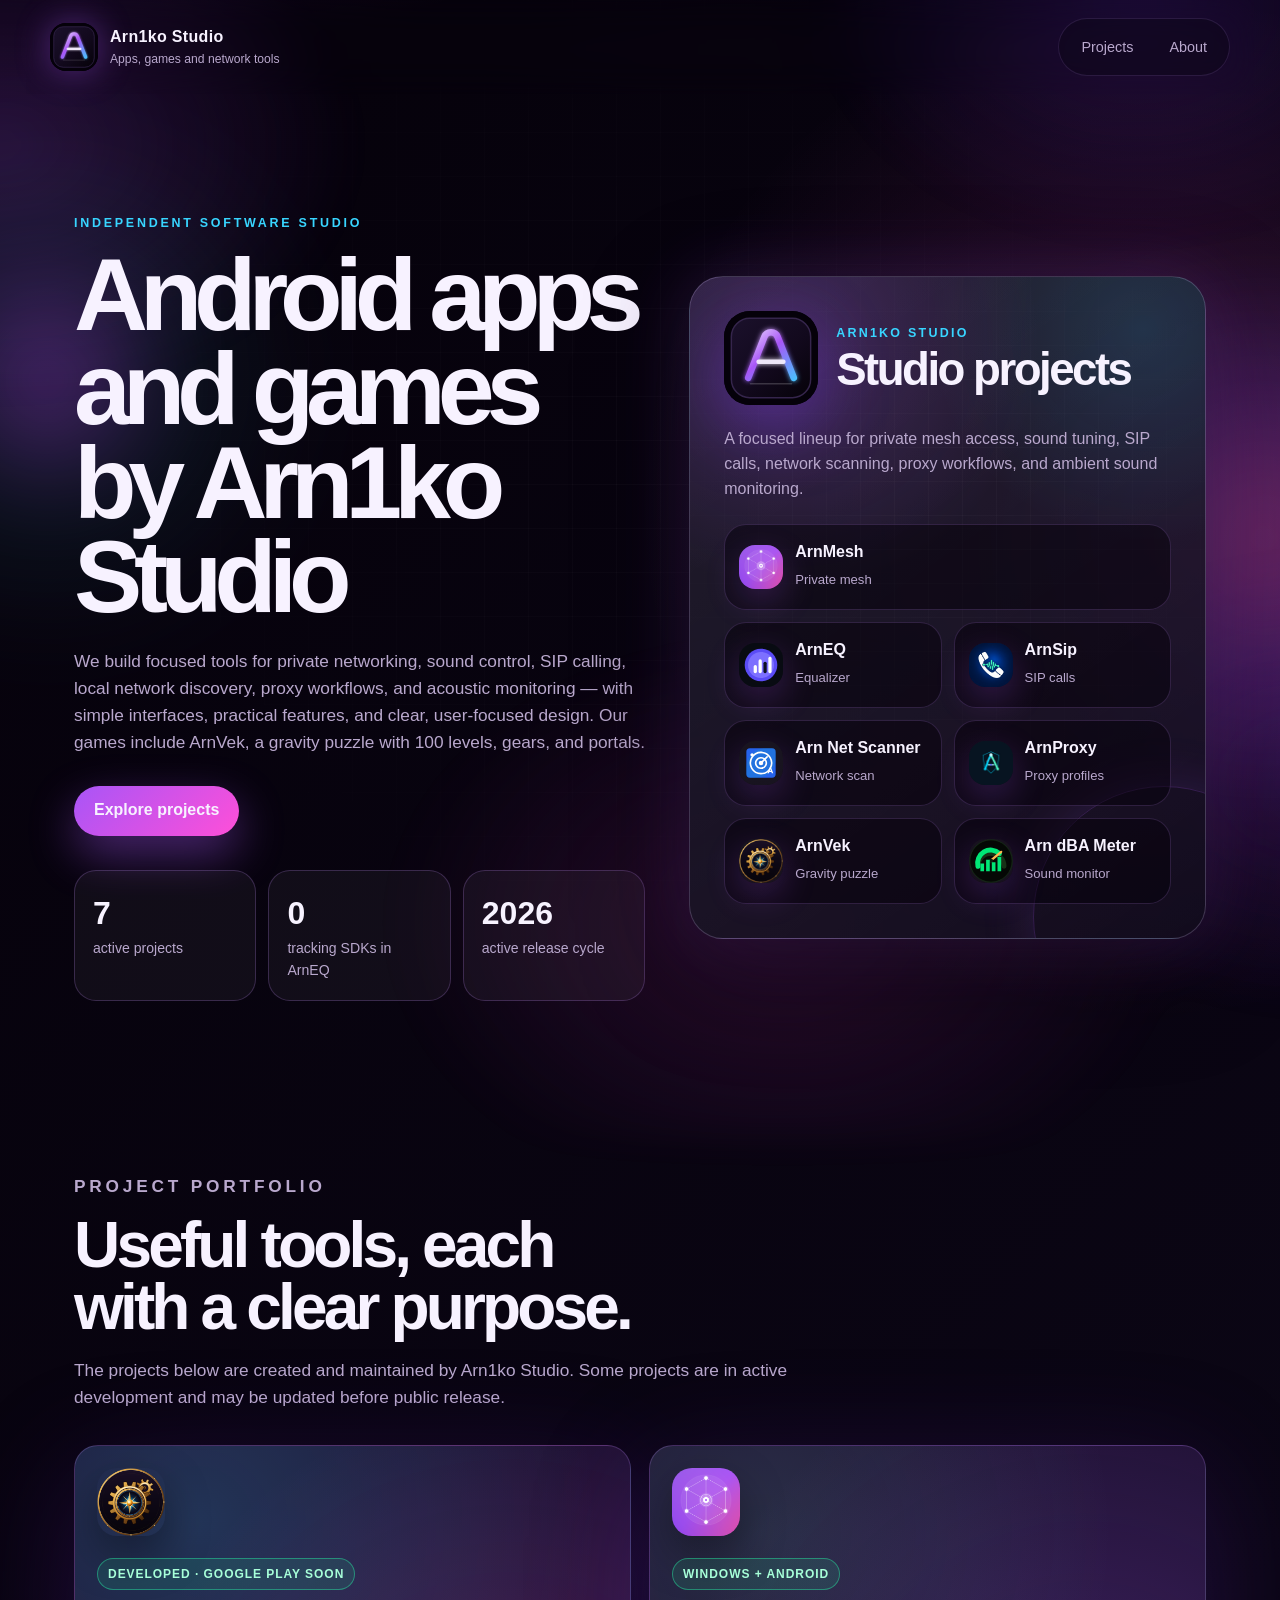
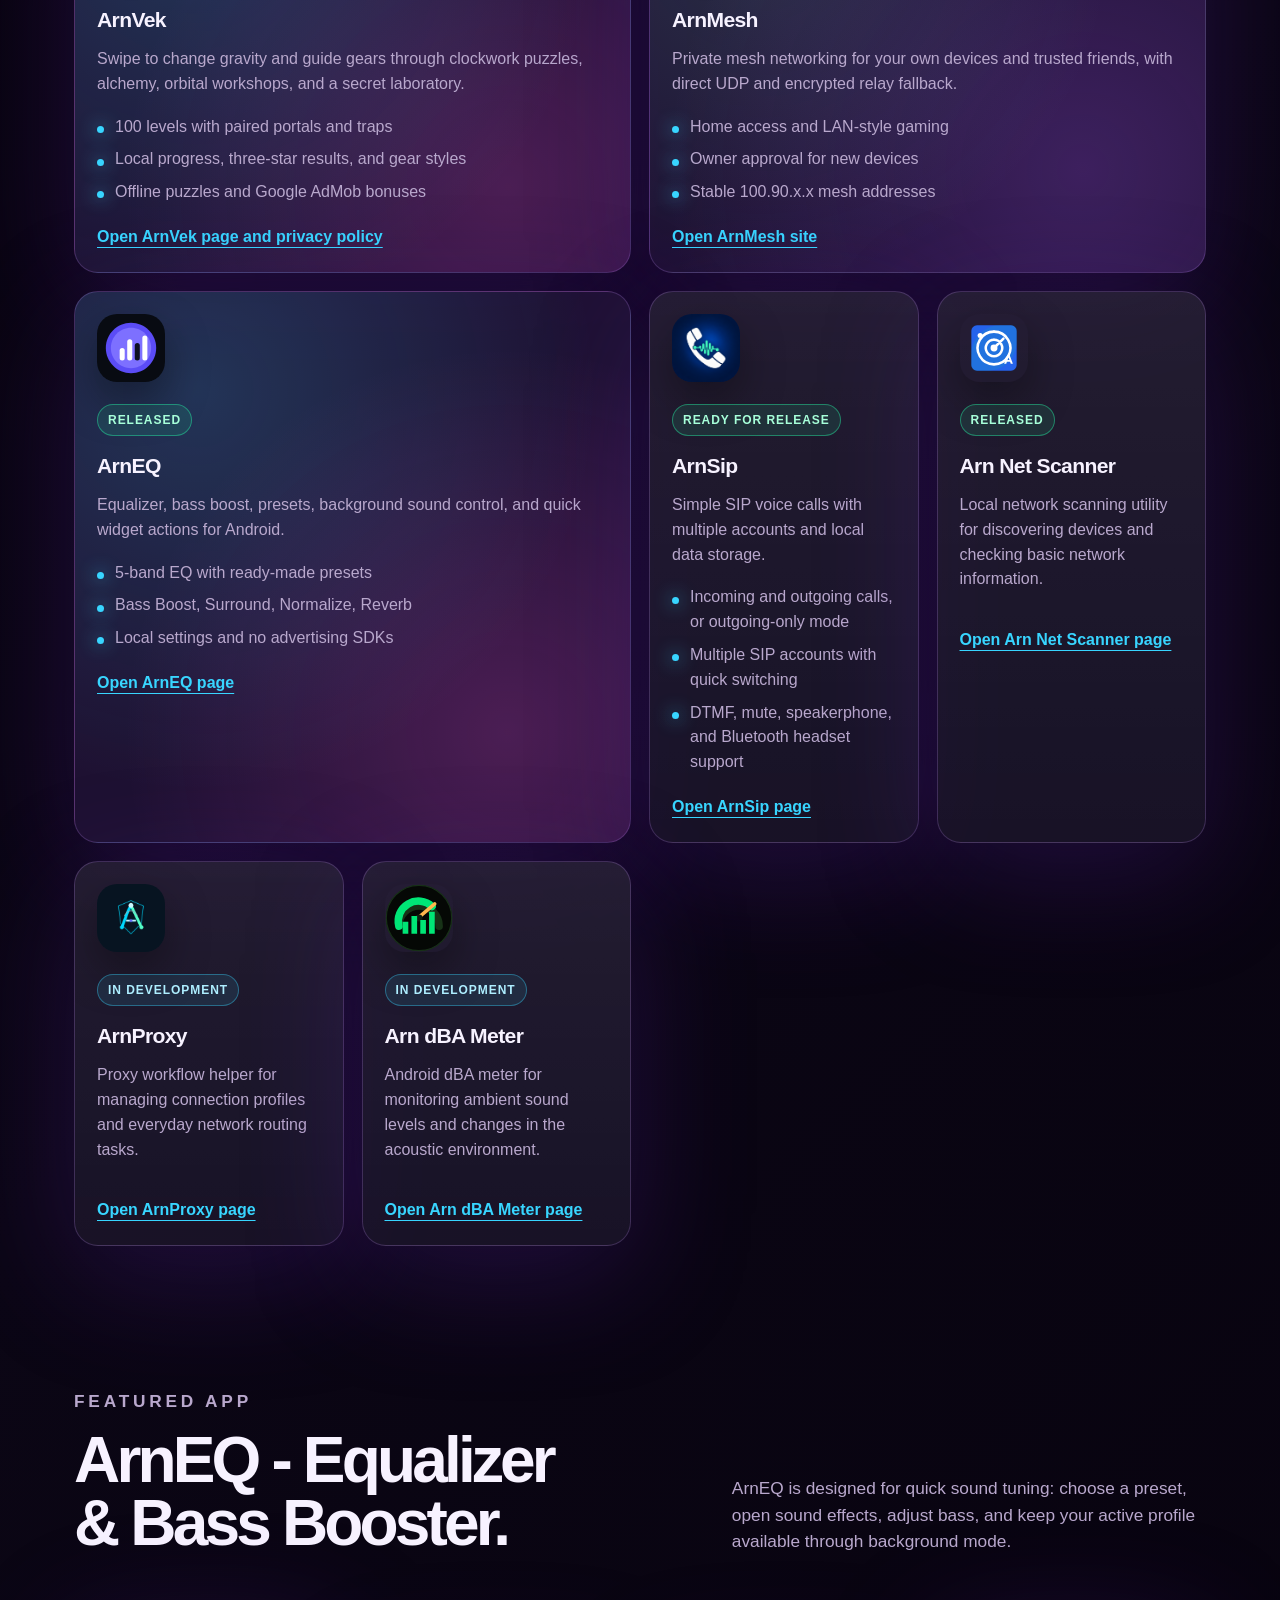
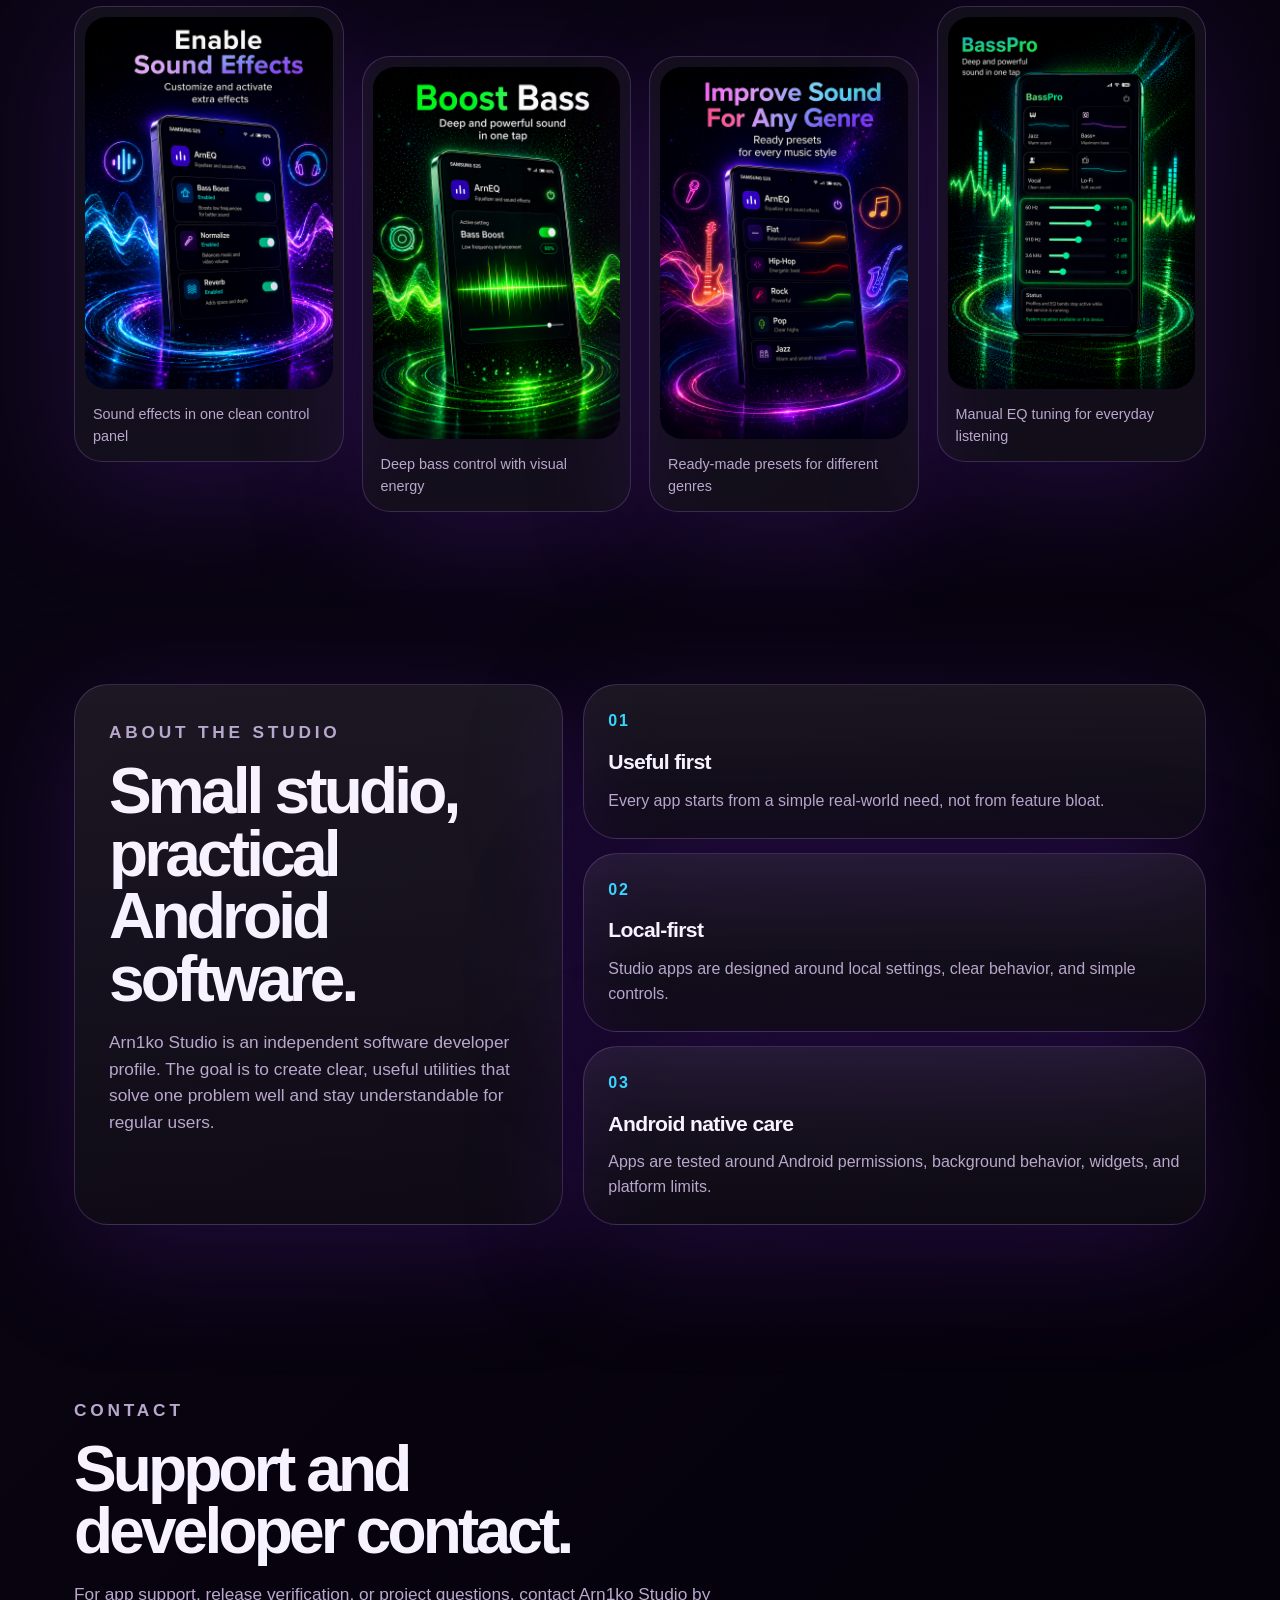
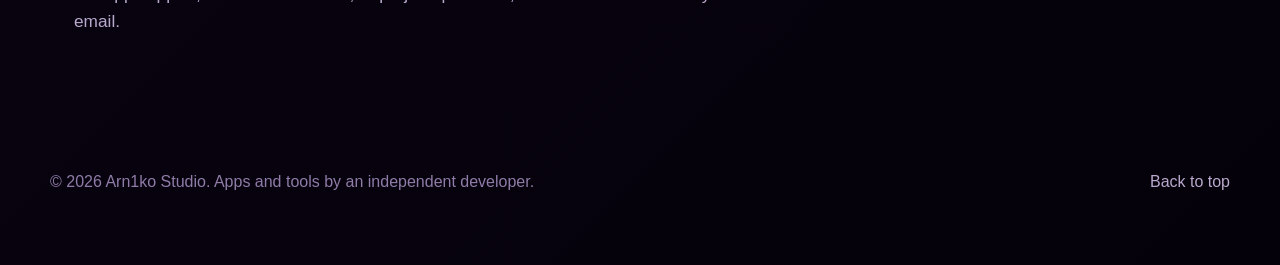
<file: index.html>
<!doctype html>
<html lang="en">
  <head>
    <meta charset="utf-8">
    <meta name="viewport" content="width=device-width, initial-scale=1">
    <meta name="description" content="Arn1ko Studio develops Android apps and games, including ArnVek, sound tools, SIP calling apps, and private networking utilities.">
    <meta name="theme-color" content="#12051f">
    <meta property="og:title" content="Arn1ko Studio">
    <meta property="og:description" content="Independent software studio developing Android apps, games, and networking tools.">
    <meta property="og:type" content="website">
    <title>Arn1ko Studio</title>
    <link rel="icon" href="assets/images/favicon.svg" type="image/svg+xml">
    <link rel="stylesheet" href="styles.css">
  </head>
  <body>
    <div class="aurora aurora-one" aria-hidden="true"></div>
    <div class="aurora aurora-two" aria-hidden="true"></div>
    <div class="ambient-field" aria-hidden="true"></div>
    <div class="grid-noise" aria-hidden="true"></div>

    <header class="site-header">
      <a class="brand" href="#top" aria-label="Arn1ko Studio home">
        <span class="brand-mark" aria-hidden="true">
          <img src="assets/images/favicon.svg" alt="">
        </span>
        <span>
          <strong>Arn1ko Studio</strong>
          <small>Apps, games and network tools</small>
        </span>
      </a>
      <nav class="nav" aria-label="Main navigation">
        <a href="#apps">Projects</a>
        <a href="#about">About</a>
      </nav>
    </header>

    <main id="top">
      <section class="hero section-shell">
        <div class="hero-copy">
          <p class="eyebrow">Independent software studio</p>
          <h1>Android apps and games by Arn1ko Studio</h1>
          <p class="hero-text">
            We build focused tools for private networking, sound control, SIP
            calling, local network discovery, proxy workflows, and acoustic
            monitoring — with simple interfaces, practical features, and clear,
            user-focused design. Our games include ArnVek, a gravity puzzle with
            100 levels, gears, and portals.
          </p>
          <div class="hero-actions">
            <a class="button primary" href="#apps">Explore projects</a>
          </div>
          <dl class="quick-stats" aria-label="Studio highlights">
            <div>
              <dt>7</dt>
              <dd>active projects</dd>
            </div>
            <div>
              <dt>0</dt>
              <dd>tracking SDKs in ArnEQ</dd>
            </div>
            <div>
              <dt>2026</dt>
              <dd>active release cycle</dd>
            </div>
          </dl>
        </div>

        <div class="hero-orb studio-deck" aria-label="Arn1ko Studio app portfolio preview">
          <div class="deck-card">
            <div class="deck-header">
              <div class="deck-mark" aria-hidden="true">
                <img src="assets/images/favicon.svg" alt="">
              </div>
              <div class="deck-title">
                <span>Arn1ko Studio</span>
                <strong>Studio projects</strong>
              </div>
            </div>

            <p>
              A focused lineup for private mesh access, sound tuning, SIP calls,
              network scanning, proxy workflows, and ambient sound monitoring.
            </p>

            <div class="deck-apps">
              <a class="deck-app deck-app-wide" href="https://arn1kostudio.github.io/arnmesh/">
                <span class="deck-icon deck-image">
                  <img src="assets/images/arnmesh-icon.png" alt="" aria-hidden="true">
                </span>
                <strong>ArnMesh</strong>
                <small>Private mesh</small>
              </a>
              <a class="deck-app" href="app-arneq.html">
                <span class="deck-icon deck-image">
                  <img src="assets/images/arneq-icon.svg" alt="" aria-hidden="true">
                </span>
                <strong>ArnEQ</strong>
                <small>Equalizer</small>
              </a>
              <a class="deck-app" href="app-arnsip.html">
                <span class="deck-icon deck-image">
                  <img src="assets/images/arnsip-icon.png" alt="" aria-hidden="true">
                </span>
                <strong>ArnSip</strong>
                <small>SIP calls</small>
              </a>
              <a class="deck-app" href="app-net-scanner.html">
                <span class="deck-icon deck-image">
                  <img src="assets/images/net-scanner-icon.svg" alt="" aria-hidden="true">
                </span>
                <strong>Arn Net Scanner</strong>
                <small>Network scan</small>
              </a>
              <a class="deck-app" href="app-arnproxy.html">
                <span class="deck-icon deck-image">
                  <img src="assets/images/arnproxy-icon.png" alt="" aria-hidden="true">
                </span>
                <strong>ArnProxy</strong>
                <small>Proxy profiles</small>
              </a>
              <a class="deck-app" href="app-arnvek.html">
                <span class="deck-icon deck-image">
                  <img src="assets/images/arnvek-icon.png" alt="" aria-hidden="true">
                </span>
                <strong>ArnVek</strong>
                <small>Gravity puzzle</small>
              </a>
              <a class="deck-app" href="app-soundwatch.html">
                <span class="deck-icon deck-image">
                  <img src="assets/images/soundwatch-icon.svg" alt="" aria-hidden="true">
                </span>
                <strong>Arn dBA Meter</strong>
                <small>Sound monitor</small>
              </a>
            </div>
          </div>
        </div>
      </section>

      <section id="apps" class="section-shell">
        <div class="section-heading">
          <p class="eyebrow">Project portfolio</p>
          <h2>Useful tools, each with a clear purpose.</h2>
          <p>
            The projects below are created and maintained by Arn1ko Studio. Some
            projects are in active development and may be updated before public
            release.
          </p>
        </div>

        <div class="app-grid">
          <article class="app-card featured-card">
            <img class="app-icon" src="assets/images/arnvek-icon.png" alt="ArnVek game icon">
            <div class="app-content">
              <p class="status-pill live">Developed · Google Play soon</p>
              <h3>ArnVek</h3>
              <p>Swipe to change gravity and guide gears through clockwork puzzles, alchemy, orbital workshops, and a secret laboratory.</p>
              <ul>
                <li>100 levels with paired portals and traps</li>
                <li>Local progress, three-star results, and gear styles</li>
                <li>Offline puzzles and Google AdMob bonuses</li>
              </ul>
              <a class="app-detail-link" href="app-arnvek.html">Open ArnVek page and privacy policy</a>
            </div>
          </article>
          <article class="app-card featured-card mesh-card">
            <img class="app-icon" src="assets/images/arnmesh-icon.png" alt="ArnMesh app icon">
            <div class="app-content">
              <p class="status-pill live">Windows + Android</p>
              <h3>ArnMesh</h3>
              <p>Private mesh networking for your own devices and trusted friends, with direct UDP and encrypted relay fallback.</p>
              <ul>
                <li>Home access and LAN-style gaming</li>
                <li>Owner approval for new devices</li>
                <li>Stable 100.90.x.x mesh addresses</li>
              </ul>
              <a class="app-detail-link" href="https://arn1kostudio.github.io/arnmesh/">Open ArnMesh site</a>
            </div>
          </article>

          <article class="app-card featured-card">
            <img class="app-icon" src="assets/images/arneq-icon.svg" alt="ArnEQ app icon">
            <div class="app-content">
              <p class="status-pill live">Released</p>
              <h3>ArnEQ</h3>
              <p>Equalizer, bass boost, presets, background sound control, and quick widget actions for Android.</p>
              <ul>
                <li>5-band EQ with ready-made presets</li>
                <li>Bass Boost, Surround, Normalize, Reverb</li>
                <li>Local settings and no advertising SDKs</li>
              </ul>
              <a class="app-detail-link" href="app-arneq.html">Open ArnEQ page</a>
            </div>
          </article>

          <article class="app-card">
            <img class="app-icon" src="assets/images/arnsip-icon.png" alt="ArnSip app icon">
            <div class="app-content">
              <p class="status-pill live">Ready for release</p>
              <h3>ArnSip</h3>
              <p>Simple SIP voice calls with multiple accounts and local data storage.</p>
              <ul>
                <li>Incoming and outgoing calls, or outgoing-only mode</li>
                <li>Multiple SIP accounts with quick switching</li>
                <li>DTMF, mute, speakerphone, and Bluetooth headset support</li>
              </ul>
              <a class="app-detail-link" href="app-arnsip.html">Open ArnSip page</a>
            </div>
          </article>

          <article class="app-card">
            <img class="app-icon" src="assets/images/net-scanner-icon.svg" alt="Net Scanner app icon">
            <div class="app-content">
              <p class="status-pill live">Released</p>
              <h3>Arn Net Scanner</h3>
              <p>Local network scanning utility for discovering devices and checking basic network information.</p>
              <a class="app-detail-link" href="app-net-scanner.html">Open Arn Net Scanner page</a>
            </div>
          </article>

          <article class="app-card">
            <img class="app-icon" src="assets/images/arnproxy-icon.png" alt="ArnProxy app icon">
            <div class="app-content">
              <p class="status-pill dev">In development</p>
              <h3>ArnProxy</h3>
              <p>Proxy workflow helper for managing connection profiles and everyday network routing tasks.</p>
              <a class="app-detail-link" href="app-arnproxy.html">Open ArnProxy page</a>
            </div>
          </article>

          <article class="app-card">
            <img class="app-icon" src="assets/images/soundwatch-icon.svg" alt="Arn dBA Meter app icon">
            <div class="app-content">
              <p class="status-pill dev">In development</p>
              <h3>Arn dBA Meter</h3>
              <p>Android dBA meter for monitoring ambient sound levels and changes in the acoustic environment.</p>
              <a class="app-detail-link" href="app-soundwatch.html">Open Arn dBA Meter page</a>
            </div>
          </article>
        </div>
      </section>

      <section id="showcase" class="section-shell showcase-section">
        <div class="section-heading split">
          <div>
            <p class="eyebrow">Featured app</p>
            <h2>ArnEQ - Equalizer &amp; Bass Booster.</h2>
          </div>
          <p>
            ArnEQ is designed for quick sound tuning: choose a preset, open
            sound effects, adjust bass, and keep your active profile available
            through background mode.
          </p>
        </div>

        <div class="showcase-grid">
          <figure class="phone-shot tall">
            <img src="assets/images/arneq-effects.png" alt="ArnEQ sound effects promotional screen" width="1024" height="1536" loading="lazy">
            <figcaption>Sound effects in one clean control panel</figcaption>
          </figure>
          <figure class="phone-shot">
            <img src="assets/images/arneq-bass.png" alt="ArnEQ bass boost promotional screen" width="1024" height="1536" loading="lazy">
            <figcaption>Deep bass control with visual energy</figcaption>
          </figure>
          <figure class="phone-shot">
            <img src="assets/images/arneq-presets.png" alt="ArnEQ preset promotional screen" width="1024" height="1536" loading="lazy">
            <figcaption>Ready-made presets for different genres</figcaption>
          </figure>
          <figure class="phone-shot tall">
            <img src="assets/images/arneq-basspro.png" alt="ArnEQ equalizer promotional screen" width="1024" height="1536" loading="lazy">
            <figcaption>Manual EQ tuning for everyday listening</figcaption>
          </figure>
        </div>
      </section>

      <section id="about" class="section-shell about-section">
        <div class="glass-panel">
          <p class="eyebrow">About the studio</p>
          <h2>Small studio, practical Android software.</h2>
          <p>
            Arn1ko Studio is an independent software developer profile. The
            goal is to create clear, useful utilities that solve one
            problem well and stay understandable for regular users.
          </p>
        </div>
        <div class="principles">
          <article>
            <span>01</span>
            <h3>Useful first</h3>
            <p>Every app starts from a simple real-world need, not from feature bloat.</p>
          </article>
          <article>
            <span>02</span>
            <h3>Local-first</h3>
            <p>Studio apps are designed around local settings, clear behavior, and simple controls.</p>
          </article>
          <article>
            <span>03</span>
            <h3>Android native care</h3>
            <p>Apps are tested around Android permissions, background behavior, widgets, and platform limits.</p>
          </article>
        </div>
      </section>

      <section id="contact" class="section-shell contact-section">
        <div>
          <p class="eyebrow">Contact</p>
          <h2>Support and developer contact.</h2>
          <p>
            For app support, release verification, or project questions, contact
            Arn1ko Studio by email.
          </p>
        </div>
        <div class="contact-card">
          <a href="mailto:arn1kostudios@gmail.com">arn1kostudios@gmail.com</a>
          <span>Developer: Arn1ko Studio</span>
        </div>
      </section>
    </main>

    <footer class="site-footer">
        <p>&copy; <span id="year"></span> Arn1ko Studio. Apps and tools by an independent developer.</p>
      <a href="#top">Back to top</a>
    </footer>

    <script src="script.js"></script>
  </body>
</html>
</file>
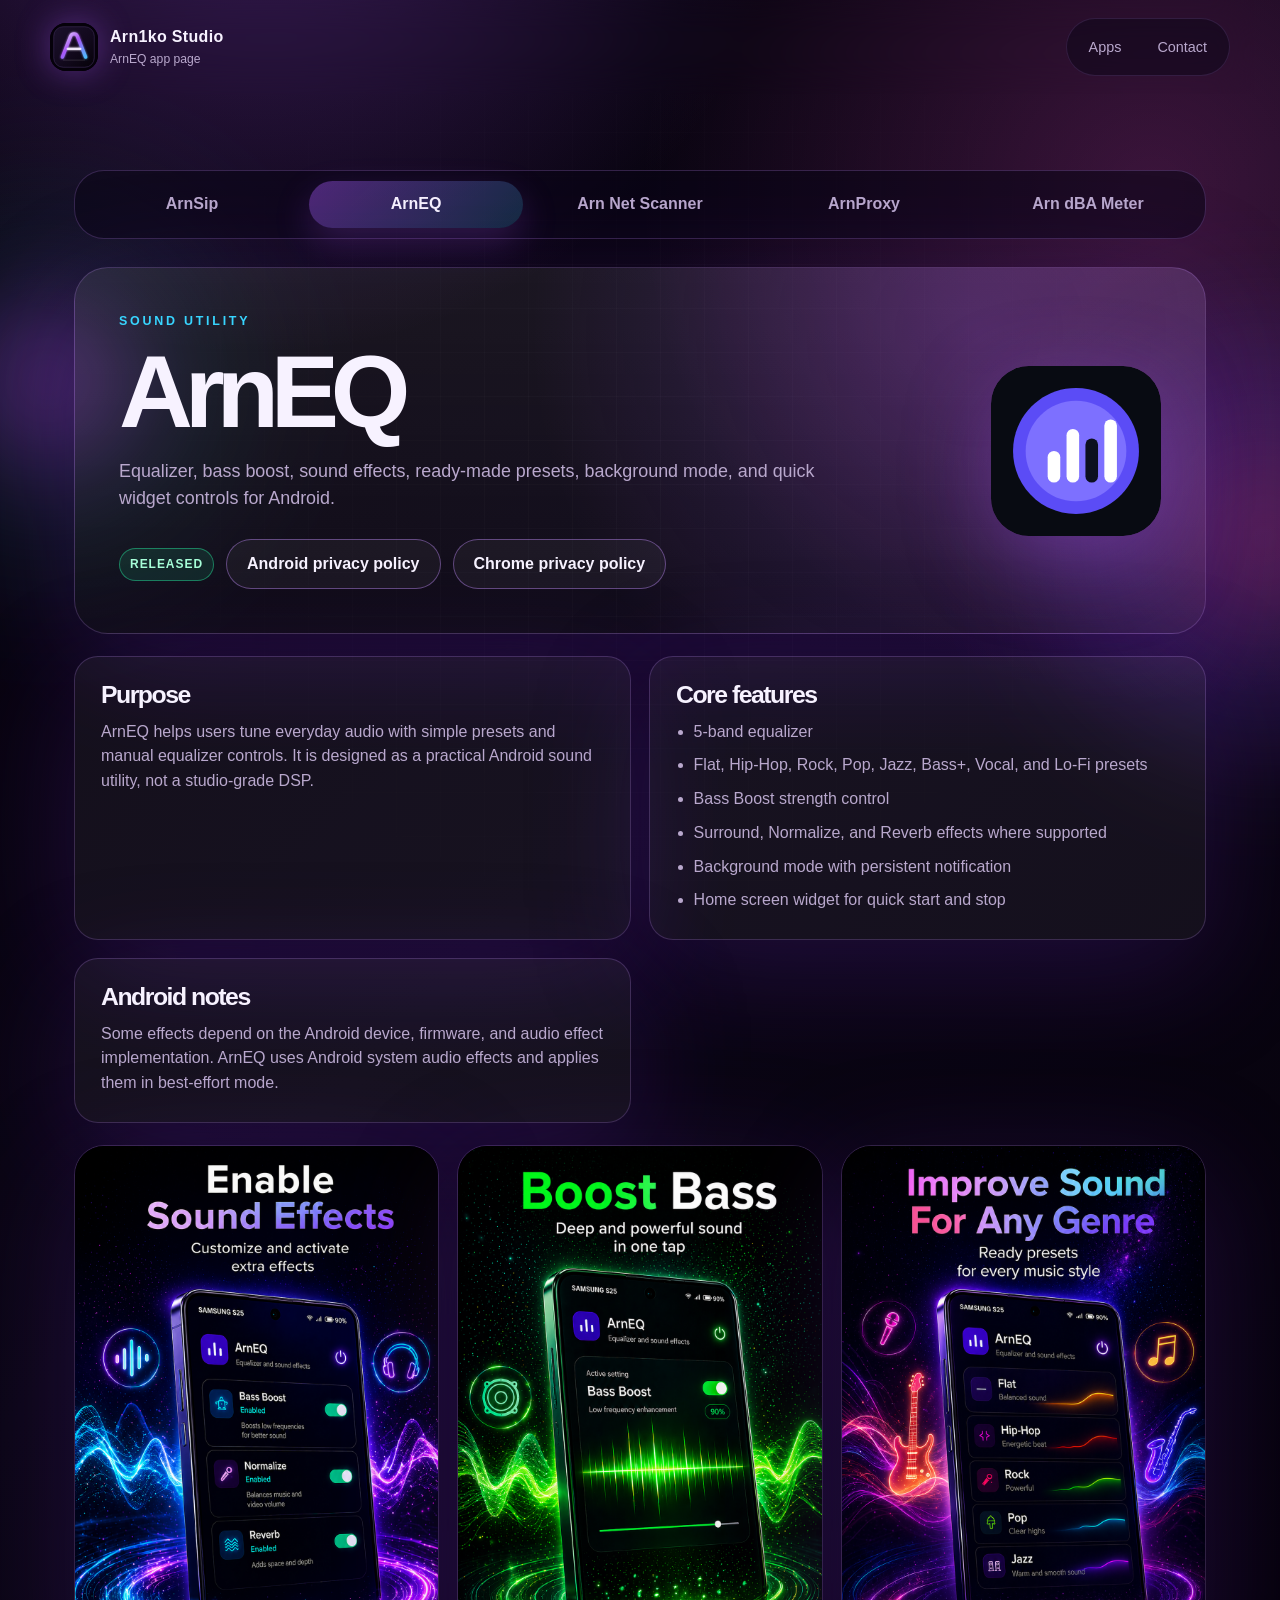
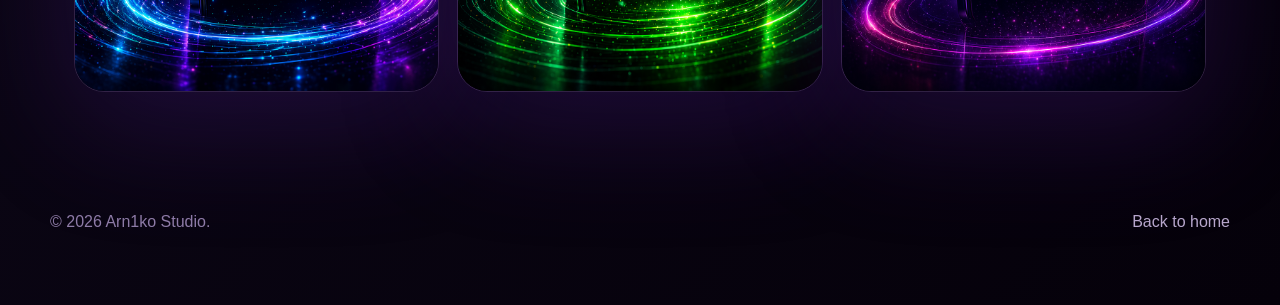
<file: app-arneq.html>
<!doctype html>
<html lang="en">
  <head>
    <meta charset="utf-8">
    <meta name="viewport" content="width=device-width, initial-scale=1">
    <meta name="description" content="ArnEQ app page by Arn1ko Studio. Equalizer, bass boost, presets, and Android sound effects.">
    <meta name="theme-color" content="#12051f">
    <title>ArnEQ - Arn1ko Studio</title>
    <link rel="icon" href="assets/images/favicon.svg" type="image/svg+xml">
    <link rel="stylesheet" href="styles.css">
  </head>
  <body>
    <div class="aurora aurora-one" aria-hidden="true"></div>
    <div class="aurora aurora-two" aria-hidden="true"></div>
    <div class="grid-noise" aria-hidden="true"></div>

    <header class="site-header">
      <a class="brand" href="index.html" aria-label="Arn1ko Studio home">
        <span class="brand-mark" aria-hidden="true"><img src="assets/images/favicon.svg" alt=""></span>
        <span><strong>Arn1ko Studio</strong><small>ArnEQ app page</small></span>
      </a>
      <nav class="nav" aria-label="Main navigation">
        <a href="index.html#apps">Apps</a>
        <a href="index.html#contact">Contact</a>
      </nav>
    </header>

    <main class="app-page-shell">
      <nav class="app-tabs" aria-label="Application pages">
        <a href="app-arnsip.html">ArnSip</a>
        <a class="active" href="app-arneq.html">ArnEQ</a>
        <a href="app-net-scanner.html">Arn Net Scanner</a>
        <a href="app-arnproxy.html">ArnProxy</a>
        <a href="app-soundwatch.html">Arn dBA Meter</a>
      </nav>

      <section class="app-detail-hero">
        <div>
          <p class="eyebrow">Sound utility</p>
          <h1>ArnEQ</h1>
          <p>
            Equalizer, bass boost, sound effects, ready-made presets, background
            mode, and quick widget controls for Android.
          </p>
          <div class="detail-actions">
            <span class="status-pill live">Released</span>
            <a class="button ghost" href="arneq-privacy-policy.html">Android privacy policy</a>
            <a class="button ghost" href="arneq-chrome-privacy.html">Chrome privacy policy</a>
          </div>
        </div>
        <img class="app-detail-icon" src="assets/images/arneq-icon.svg" alt="ArnEQ icon">
      </section>

      <section class="detail-grid">
        <article class="spec-card">
          <h2>Purpose</h2>
          <p>
            ArnEQ helps users tune everyday audio with simple presets and manual
            equalizer controls. It is designed as a practical Android sound
            utility, not a studio-grade DSP.
          </p>
        </article>
        <article class="spec-card">
          <h2>Core features</h2>
          <ul>
            <li>5-band equalizer</li>
            <li>Flat, Hip-Hop, Rock, Pop, Jazz, Bass+, Vocal, and Lo-Fi presets</li>
            <li>Bass Boost strength control</li>
            <li>Surround, Normalize, and Reverb effects where supported</li>
            <li>Background mode with persistent notification</li>
            <li>Home screen widget for quick start and stop</li>
          </ul>
        </article>
        <article class="spec-card">
          <h2>Android notes</h2>
          <p>
            Some effects depend on the Android device, firmware, and audio
            effect implementation. ArnEQ uses Android system audio effects and
            applies them in best-effort mode.
          </p>
        </article>
      </section>

      <section class="mini-gallery">
        <img src="assets/images/arneq-effects.png" alt="ArnEQ sound effects screen">
        <img src="assets/images/arneq-bass.png" alt="ArnEQ bass boost screen">
        <img src="assets/images/arneq-presets.png" alt="ArnEQ presets screen">
      </section>
    </main>

    <footer class="site-footer">
      <p>&copy; <span id="year"></span> Arn1ko Studio.</p>
      <a href="index.html">Back to home</a>
    </footer>

    <script src="script.js"></script>
  </body>
</html>
</file>
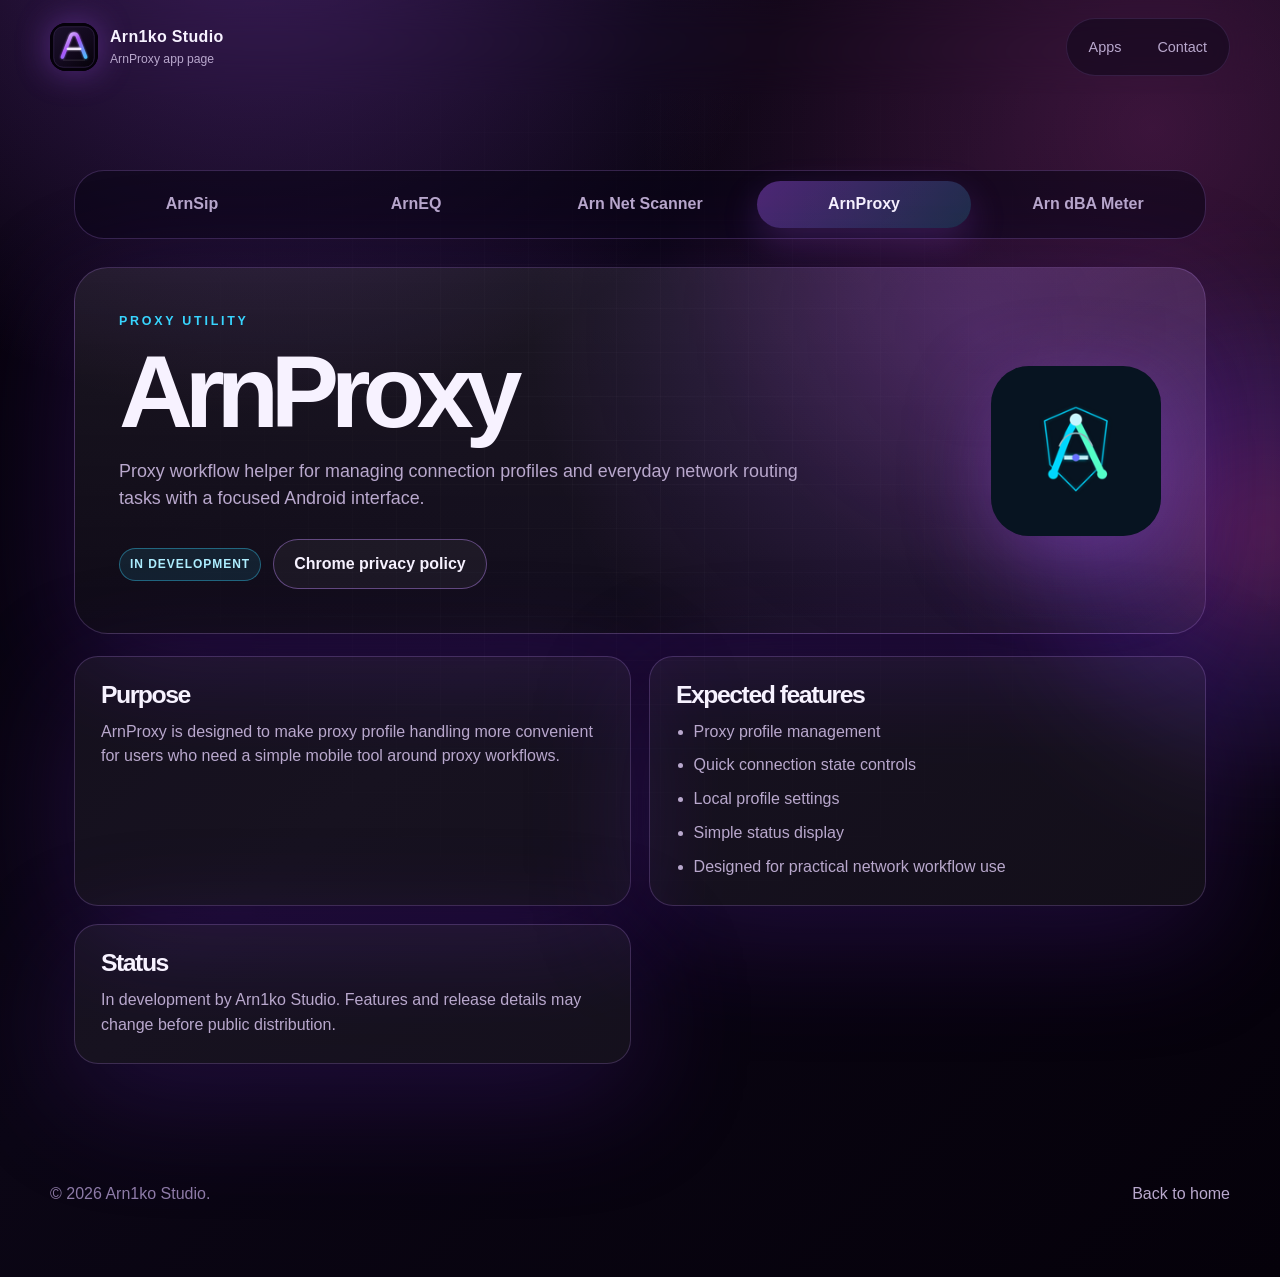
<file: app-arnproxy.html>
<!doctype html>
<html lang="en">
  <head>
    <meta charset="utf-8">
    <meta name="viewport" content="width=device-width, initial-scale=1">
    <meta name="description" content="ArnProxy app page by Arn1ko Studio. Proxy workflow helper for Android.">
    <meta name="theme-color" content="#12051f">
    <title>ArnProxy - Arn1ko Studio</title>
    <link rel="icon" href="assets/images/favicon.svg" type="image/svg+xml">
    <link rel="stylesheet" href="styles.css">
  </head>
  <body>
    <div class="aurora aurora-two" aria-hidden="true"></div>
    <div class="grid-noise" aria-hidden="true"></div>

    <header class="site-header">
      <a class="brand" href="index.html" aria-label="Arn1ko Studio home">
        <span class="brand-mark" aria-hidden="true"><img src="assets/images/favicon.svg" alt=""></span>
        <span><strong>Arn1ko Studio</strong><small>ArnProxy app page</small></span>
      </a>
      <nav class="nav" aria-label="Main navigation">
        <a href="index.html#apps">Apps</a>
        <a href="index.html#contact">Contact</a>
      </nav>
    </header>

    <main class="app-page-shell">
      <nav class="app-tabs" aria-label="Application pages">
        <a href="app-arnsip.html">ArnSip</a>
        <a href="app-arneq.html">ArnEQ</a>
        <a href="app-net-scanner.html">Arn Net Scanner</a>
        <a class="active" href="app-arnproxy.html">ArnProxy</a>
        <a href="app-soundwatch.html">Arn dBA Meter</a>
      </nav>

      <section class="app-detail-hero">
        <div>
          <p class="eyebrow">Proxy utility</p>
          <h1>ArnProxy</h1>
          <p>
            Proxy workflow helper for managing connection profiles and everyday
            network routing tasks with a focused Android interface.
          </p>
          <div class="detail-actions">
            <span class="status-pill dev">In development</span>
            <a class="button ghost" href="arnproxy-chrome-privacy.html">Chrome privacy policy</a>
          </div>
        </div>
        <img class="app-detail-icon" src="assets/images/arnproxy-icon.png" alt="ArnProxy icon">
      </section>

      <section class="detail-grid">
        <article class="spec-card">
          <h2>Purpose</h2>
          <p>
            ArnProxy is designed to make proxy profile handling more
            convenient for users who need a simple mobile tool around proxy
            workflows.
          </p>
        </article>
        <article class="spec-card">
          <h2>Expected features</h2>
          <ul>
            <li>Proxy profile management</li>
            <li>Quick connection state controls</li>
            <li>Local profile settings</li>
            <li>Simple status display</li>
            <li>Designed for practical network workflow use</li>
          </ul>
        </article>
        <article class="spec-card">
          <h2>Status</h2>
          <p>
            In development by Arn1ko Studio. Features and release details may
            change before public distribution.
          </p>
        </article>
      </section>
    </main>

    <footer class="site-footer">
      <p>&copy; <span id="year"></span> Arn1ko Studio.</p>
      <a href="index.html">Back to home</a>
    </footer>

    <script src="script.js"></script>
  </body>
</html>
</file>
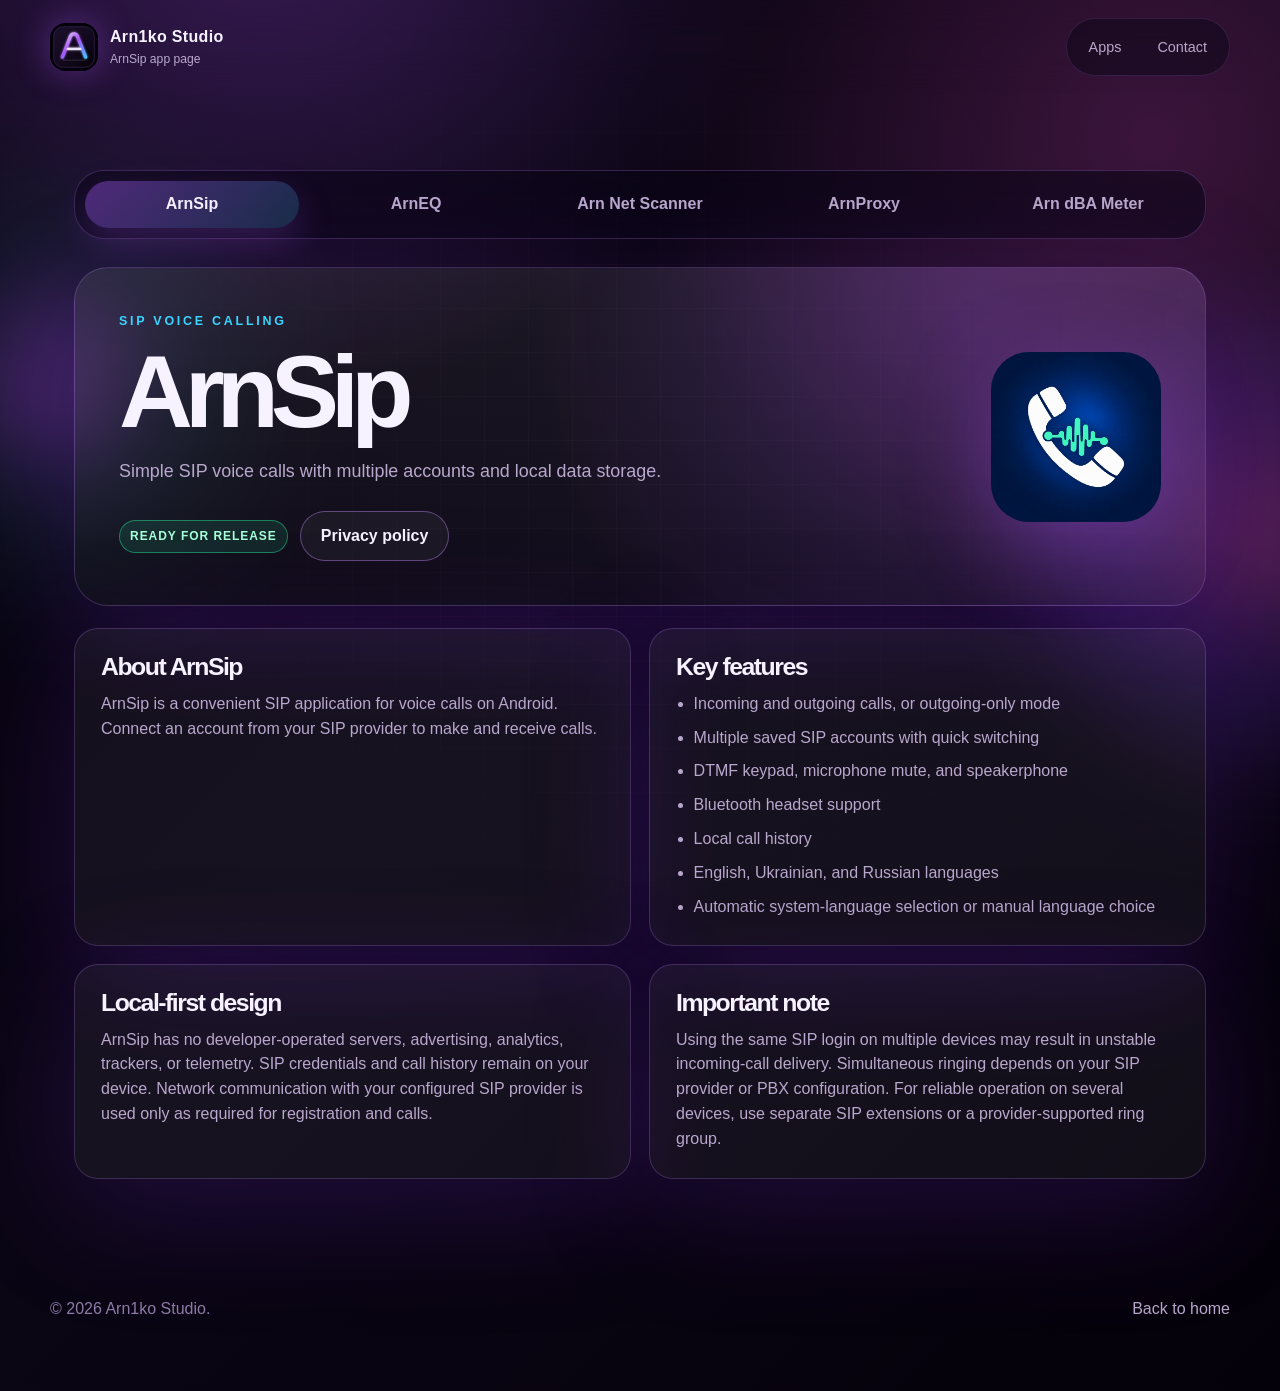
<file: app-arnsip.html>
<!doctype html>
<html lang="en">
  <head>
    <meta charset="utf-8">
    <meta name="viewport" content="width=device-width, initial-scale=1">
    <meta name="description" content="ArnSip is a simple Android SIP voice calling app with multiple accounts and local data storage.">
    <meta name="theme-color" content="#12051f">
    <title>ArnSip - Arn1ko Studio</title>
    <link rel="icon" href="assets/images/favicon.svg" type="image/svg+xml">
    <link rel="stylesheet" href="styles.css">
  </head>
  <body>
    <div class="aurora aurora-one" aria-hidden="true"></div>
    <div class="aurora aurora-two" aria-hidden="true"></div>
    <div class="grid-noise" aria-hidden="true"></div>

    <header class="site-header">
      <a class="brand" href="index.html" aria-label="Arn1ko Studio home">
        <span class="brand-mark" aria-hidden="true"><img src="assets/images/favicon.svg" alt=""></span>
        <span><strong>Arn1ko Studio</strong><small>ArnSip app page</small></span>
      </a>
      <nav class="nav" aria-label="Main navigation">
        <a href="index.html#apps">Apps</a>
        <a href="index.html#contact">Contact</a>
      </nav>
    </header>

    <main class="app-page-shell">
      <nav class="app-tabs" aria-label="Application pages">
        <a class="active" href="app-arnsip.html">ArnSip</a>
        <a href="app-arneq.html">ArnEQ</a>
        <a href="app-net-scanner.html">Arn Net Scanner</a>
        <a href="app-arnproxy.html">ArnProxy</a>
        <a href="app-soundwatch.html">Arn dBA Meter</a>
      </nav>

      <section class="app-detail-hero">
        <div>
          <p class="eyebrow">SIP voice calling</p>
          <h1>ArnSip</h1>
          <p>Simple SIP voice calls with multiple accounts and local data storage.</p>
          <div class="detail-actions">
            <span class="status-pill live">Ready for release</span>
            <a class="button ghost" href="arnsip-privacy.html">Privacy policy</a>
          </div>
        </div>
        <img class="app-detail-icon" src="assets/images/arnsip-icon.png" alt="ArnSip icon">
      </section>

      <section class="detail-grid">
        <article class="spec-card">
          <h2>About ArnSip</h2>
          <p>
            ArnSip is a convenient SIP application for voice calls on Android.
            Connect an account from your SIP provider to make and receive calls.
          </p>
        </article>
        <article class="spec-card">
          <h2>Key features</h2>
          <ul>
            <li>Incoming and outgoing calls, or outgoing-only mode</li>
            <li>Multiple saved SIP accounts with quick switching</li>
            <li>DTMF keypad, microphone mute, and speakerphone</li>
            <li>Bluetooth headset support</li>
            <li>Local call history</li>
            <li>English, Ukrainian, and Russian languages</li>
            <li>Automatic system-language selection or manual language choice</li>
          </ul>
        </article>
        <article class="spec-card">
          <h2>Local-first design</h2>
          <p>
            ArnSip has no developer-operated servers, advertising, analytics,
            trackers, or telemetry. SIP credentials and call history remain on
            your device. Network communication with your configured SIP provider
            is used only as required for registration and calls.
          </p>
        </article>
        <article class="spec-card">
          <h2>Important note</h2>
          <p>
            Using the same SIP login on multiple devices may result in unstable
            incoming-call delivery. Simultaneous ringing depends on your SIP
            provider or PBX configuration. For reliable operation on several
            devices, use separate SIP extensions or a provider-supported ring group.
          </p>
        </article>
      </section>
    </main>

    <footer class="site-footer">
      <p>&copy; <span id="year"></span> Arn1ko Studio.</p>
      <a href="index.html">Back to home</a>
    </footer>

    <script src="script.js"></script>
  </body>
</html>
</file>
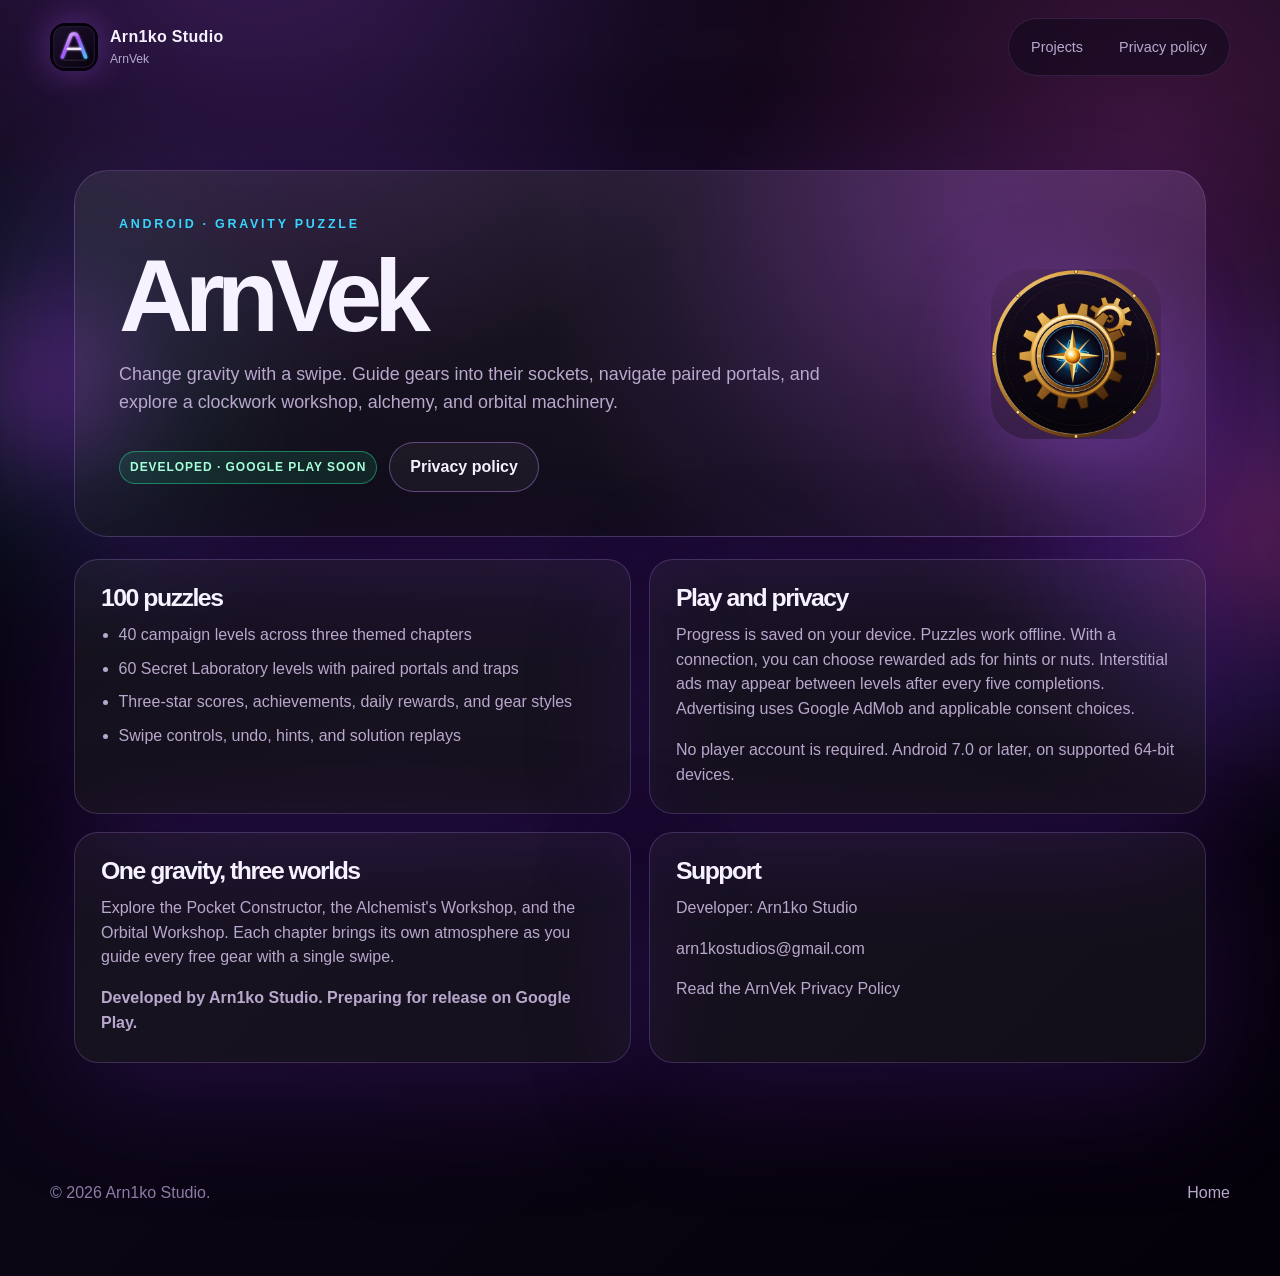
<file: app-arnvek.html>
<!doctype html>
<html lang="en">
  <head>
    <meta charset="utf-8">
    <meta name="viewport" content="width=device-width, initial-scale=1">
    <meta name="description" content="ArnVek by Arn1ko Studio: an Android gravity puzzle with gears, portals, three campaign chapters, and a secret laboratory.">
    <meta name="theme-color" content="#12051f">
    <link rel="canonical" href="https://arn1kostudio.github.io/app-arnvek.html">
    <title>ArnVek — Arn1ko Studio</title>
    <link rel="icon" href="assets/images/favicon.svg" type="image/svg+xml">
    <link rel="stylesheet" href="styles.css">
  </head>
  <body>
    <div class="aurora aurora-one" aria-hidden="true"></div>
    <div class="aurora aurora-two" aria-hidden="true"></div>
    <header class="site-header">
      <a class="brand" href="index.html" aria-label="Arn1ko Studio home">
        <span class="brand-mark" aria-hidden="true"><img src="assets/images/favicon.svg" alt=""></span>
        <span><strong>Arn1ko Studio</strong><small>ArnVek</small></span>
      </a>
      <nav class="nav" aria-label="Main navigation">
        <a href="index.html#apps">Projects</a>
        <a href="arnvek-privacy.html">Privacy policy</a>
      </nav>
    </header>
    <main class="app-page-shell">
      <section class="app-detail-hero">
        <div>
          <p class="eyebrow">Android · Gravity puzzle</p>
          <h1>ArnVek</h1>
          <p>Change gravity with a swipe. Guide gears into their sockets, navigate paired portals, and explore a clockwork workshop, alchemy, and orbital machinery.</p>
          <div class="detail-actions">
            <span class="status-pill live">Developed · Google Play soon</span>
            <a class="button ghost" href="arnvek-privacy.html">Privacy policy</a>
          </div>
        </div>
        <img class="app-detail-icon" src="assets/images/arnvek-icon.png" alt="ArnVek icon">
      </section>
      <section class="detail-grid">
        <article class="spec-card">
          <h2>100 puzzles</h2>
          <ul>
            <li>40 campaign levels across three themed chapters</li>
            <li>60 Secret Laboratory levels with paired portals and traps</li>
            <li>Three-star scores, achievements, daily rewards, and gear styles</li>
            <li>Swipe controls, undo, hints, and solution replays</li>
          </ul>
        </article>
        <article class="spec-card">
          <h2>Play and privacy</h2>
          <p>Progress is saved on your device. Puzzles work offline. With a connection, you can choose rewarded ads for hints or nuts. Interstitial ads may appear between levels after every five completions. Advertising uses Google AdMob and applicable consent choices.</p>
          <p>No player account is required. Android 7.0 or later, on supported 64-bit devices.</p>
        </article>
        <article class="spec-card">
          <h2>One gravity, three worlds</h2>
          <p>Explore the Pocket Constructor, the Alchemist's Workshop, and the Orbital Workshop. Each chapter brings its own atmosphere as you guide every free gear with a single swipe.</p>
          <p><strong>Developed by Arn1ko Studio. Preparing for release on Google Play.</strong></p>
        </article>
        <article class="spec-card">
          <h2>Support</h2>
          <p>Developer: Arn1ko Studio</p>
          <p><a href="mailto:arn1kostudios@gmail.com">arn1kostudios@gmail.com</a></p>
          <p><a href="arnvek-privacy.html">Read the ArnVek Privacy Policy</a></p>
        </article>
      </section>
    </main>
    <footer class="site-footer">
      <p>&copy; <span id="year"></span> Arn1ko Studio.</p>
      <a href="index.html">Home</a>
    </footer>
    <script src="script.js"></script>
  </body>
</html>
</file>
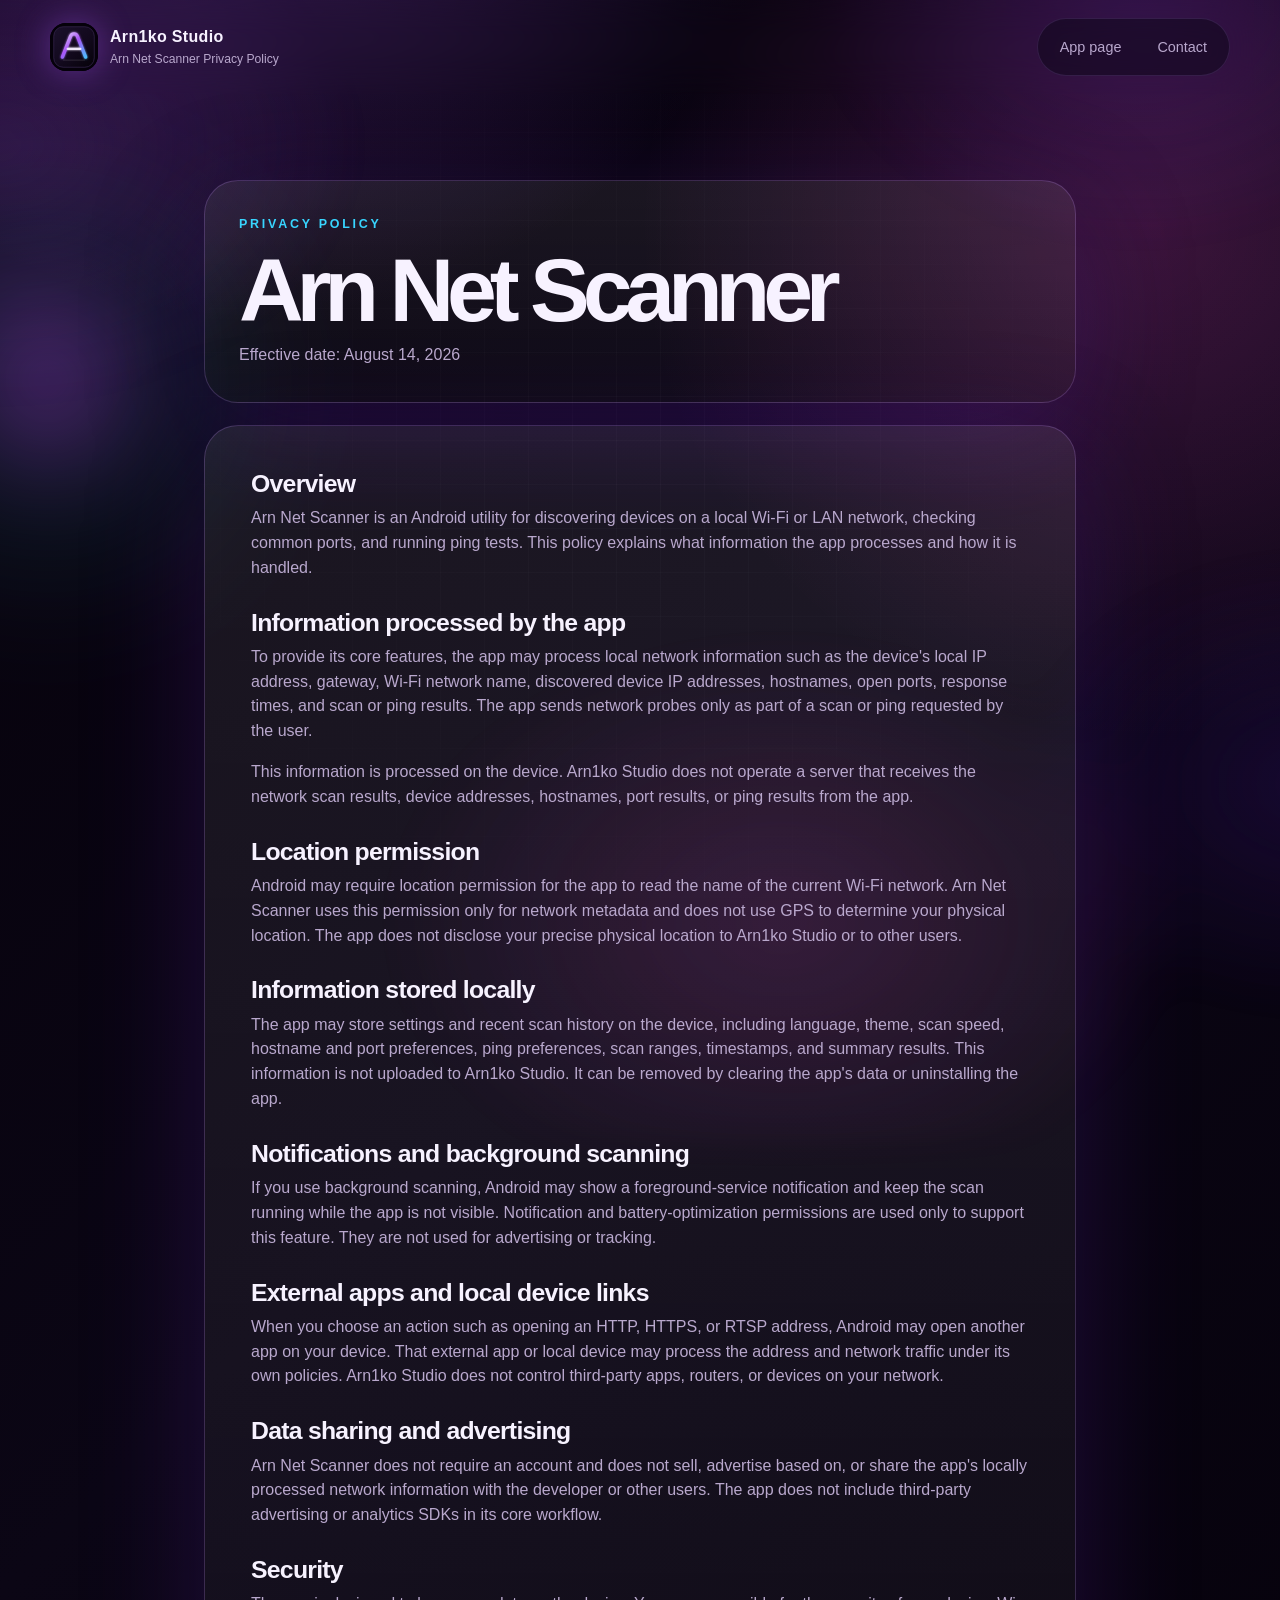
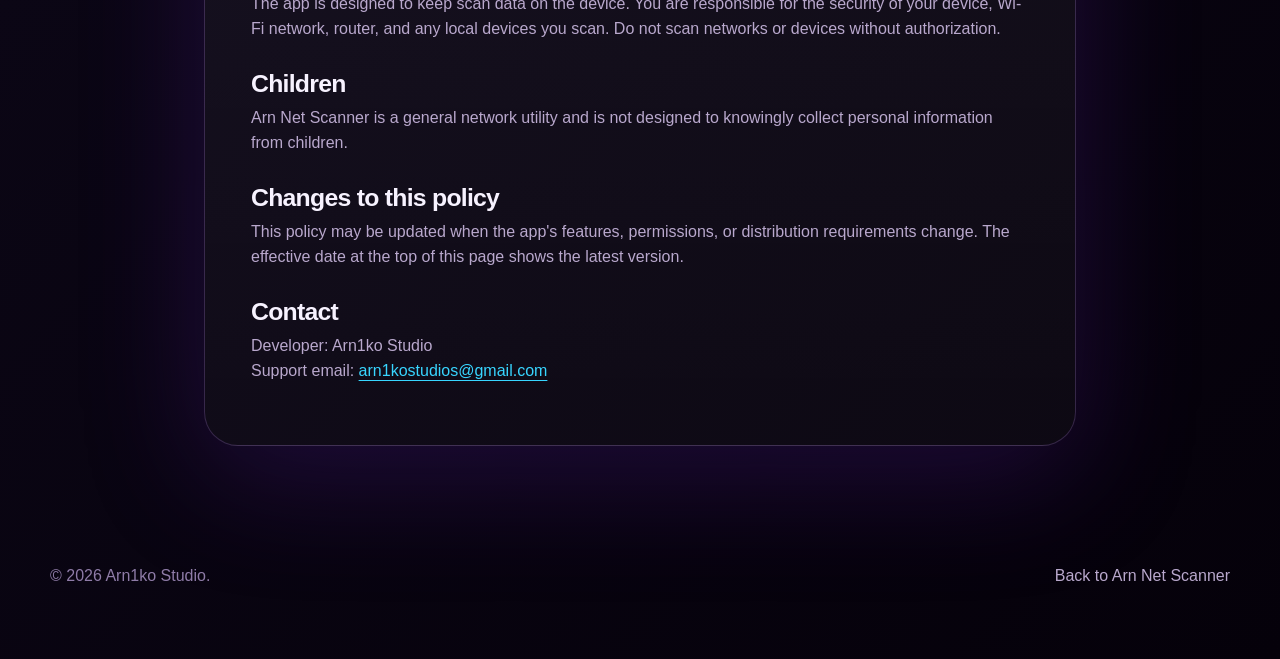
<file: app-net-scanner-privacy.html>
<!doctype html>
<html lang="en">
  <head>
    <meta charset="utf-8">
    <meta name="viewport" content="width=device-width, initial-scale=1">
    <meta name="description" content="Privacy Policy for Arn Net Scanner.">
    <meta name="theme-color" content="#12051f">
    <title>Arn Net Scanner Privacy Policy - Arn1ko Studio</title>
    <link rel="icon" href="assets/images/favicon.svg" type="image/svg+xml">
    <link rel="stylesheet" href="styles.css">
  </head>
  <body class="policy-body">
    <div class="ambient-field" aria-hidden="true"></div>
    <div class="aurora aurora-one" aria-hidden="true"></div>
    <div class="grid-noise" aria-hidden="true"></div>

    <header class="site-header">
      <a class="brand" href="index.html" aria-label="Arn1ko Studio home">
        <span class="brand-mark" aria-hidden="true"><img src="assets/images/favicon.svg" alt=""></span>
        <span>
          <strong>Arn1ko Studio</strong>
          <small>Arn Net Scanner Privacy Policy</small>
        </span>
      </a>
      <nav class="nav" aria-label="Policy navigation">
        <a href="app-net-scanner.html">App page</a>
        <a href="index.html#contact">Contact</a>
      </nav>
    </header>

    <main class="policy-shell">
      <section class="policy-hero">
        <p class="eyebrow">Privacy Policy</p>
        <h1>Arn Net Scanner</h1>
        <p>Effective date: August 14, 2026</p>
      </section>

      <article class="policy-card">
        <h2>Overview</h2>
        <p>
          Arn Net Scanner is an Android utility for discovering devices on a
          local Wi-Fi or LAN network, checking common ports, and running ping
          tests. This policy explains what information the app processes and
          how it is handled.
        </p>

        <h2>Information processed by the app</h2>
        <p>
          To provide its core features, the app may process local network
          information such as the device's local IP address, gateway, Wi-Fi
          network name, discovered device IP addresses, hostnames, open ports,
          response times, and scan or ping results. The app sends network probes
          only as part of a scan or ping requested by the user.
        </p>
        <p>
          This information is processed on the device. Arn1ko Studio does not
          operate a server that receives the network scan results, device
          addresses, hostnames, port results, or ping results from the app.
        </p>

        <h2>Location permission</h2>
        <p>
          Android may require location permission for the app to read the name
          of the current Wi-Fi network. Arn Net Scanner uses this permission
          only for network metadata and does not use GPS to determine your
          physical location. The app does not disclose your precise physical
          location to Arn1ko Studio or to other users.
        </p>

        <h2>Information stored locally</h2>
        <p>
          The app may store settings and recent scan history on the device,
          including language, theme, scan speed, hostname and port preferences,
          ping preferences, scan ranges, timestamps, and summary results. This
          information is not uploaded to Arn1ko Studio. It can be removed by
          clearing the app's data or uninstalling the app.
        </p>

        <h2>Notifications and background scanning</h2>
        <p>
          If you use background scanning, Android may show a foreground-service
          notification and keep the scan running while the app is not visible.
          Notification and battery-optimization permissions are used only to
          support this feature. They are not used for advertising or tracking.
        </p>

        <h2>External apps and local device links</h2>
        <p>
          When you choose an action such as opening an HTTP, HTTPS, or RTSP
          address, Android may open another app on your device. That external
          app or local device may process the address and network traffic under
          its own policies. Arn1ko Studio does not control third-party apps,
          routers, or devices on your network.
        </p>

        <h2>Data sharing and advertising</h2>
        <p>
          Arn Net Scanner does not require an account and does not sell,
          advertise based on, or share the app's locally processed network
          information with the developer or other users. The app does not
          include third-party advertising or analytics SDKs in its core
          workflow.
        </p>

        <h2>Security</h2>
        <p>
          The app is designed to keep scan data on the device. You are
          responsible for the security of your device, Wi-Fi network, router,
          and any local devices you scan. Do not scan networks or devices
          without authorization.
        </p>

        <h2>Children</h2>
        <p>
          Arn Net Scanner is a general network utility and is not designed to
          knowingly collect personal information from children.
        </p>

        <h2>Changes to this policy</h2>
        <p>
          This policy may be updated when the app's features, permissions, or
          distribution requirements change. The effective date at the top of
          this page shows the latest version.
        </p>

        <h2>Contact</h2>
        <p>
          Developer: Arn1ko Studio<br>
          Support email:
          <a href="mailto:arn1kostudios@gmail.com">arn1kostudios@gmail.com</a>
        </p>
      </article>
    </main>

    <footer class="site-footer">
      <p>&copy; <span id="year"></span> Arn1ko Studio.</p>
      <a href="app-net-scanner.html">Back to Arn Net Scanner</a>
    </footer>

    <script src="script.js"></script>
  </body>
</html>
</file>
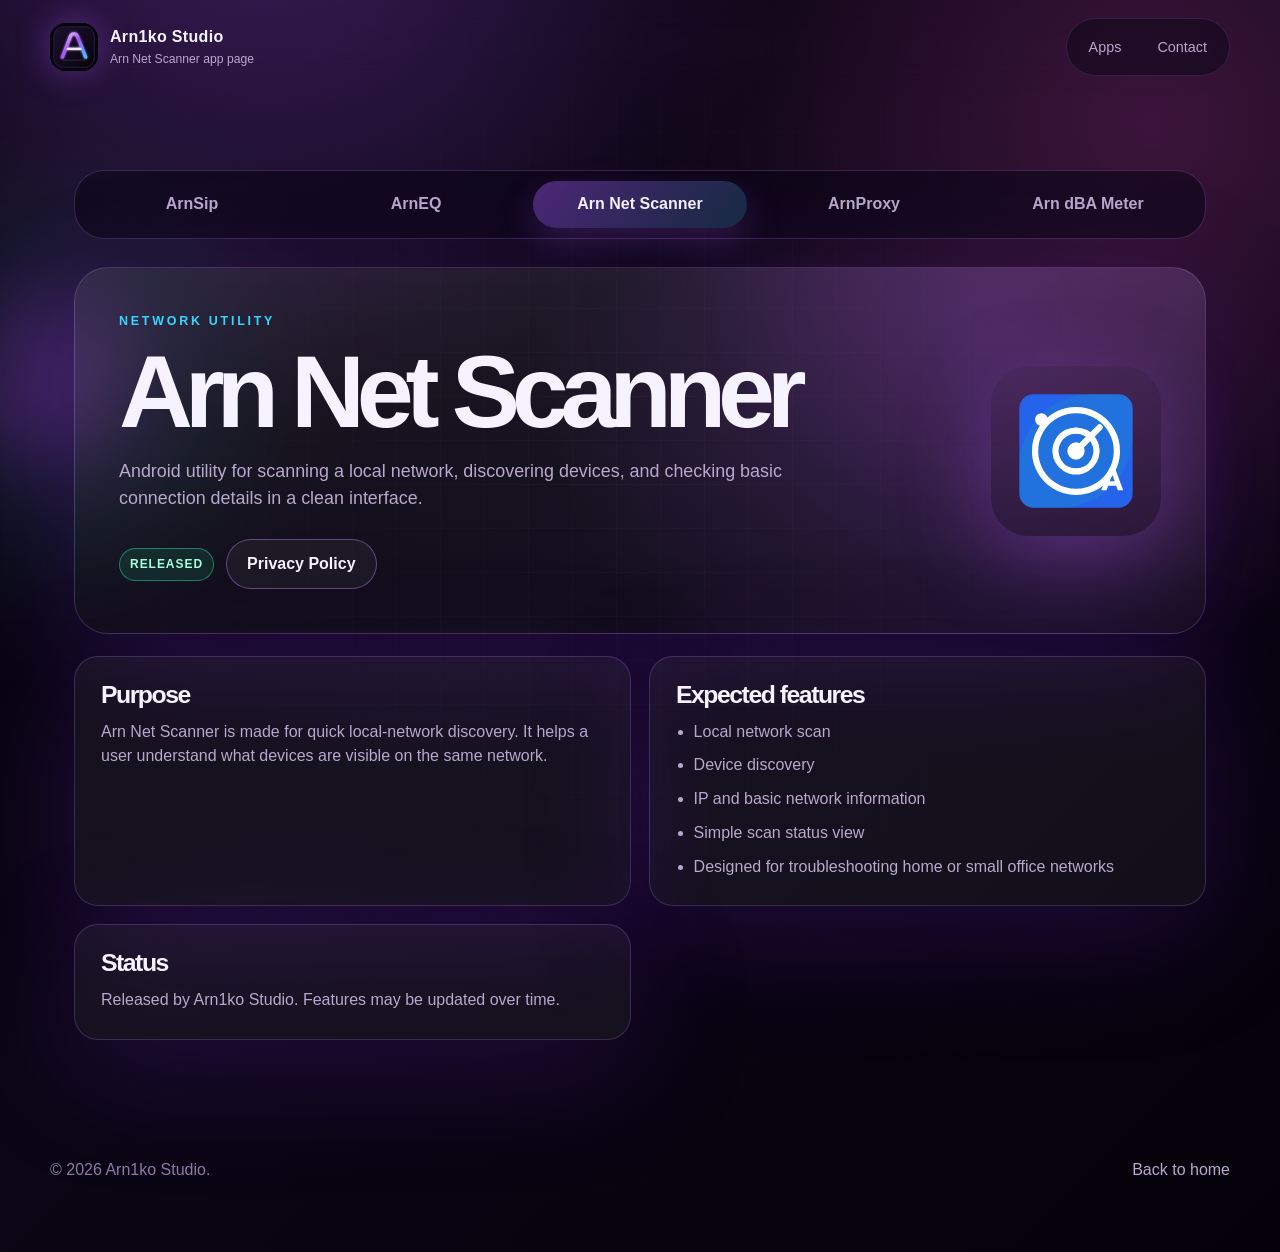
<file: app-net-scanner.html>
<!doctype html>
<html lang="en">
  <head>
    <meta charset="utf-8">
    <meta name="viewport" content="width=device-width, initial-scale=1">
    <meta name="description" content="Arn Net Scanner app page by Arn1ko Studio. Local network scanning utility for Android.">
    <meta name="theme-color" content="#12051f">
    <title>Arn Net Scanner - Arn1ko Studio</title>
    <link rel="icon" href="assets/images/favicon.svg" type="image/svg+xml">
    <link rel="stylesheet" href="styles.css">
  </head>
  <body>
    <div class="aurora aurora-one" aria-hidden="true"></div>
    <div class="grid-noise" aria-hidden="true"></div>

    <header class="site-header">
      <a class="brand" href="index.html" aria-label="Arn1ko Studio home">
        <span class="brand-mark" aria-hidden="true"><img src="assets/images/favicon.svg" alt=""></span>
        <span><strong>Arn1ko Studio</strong><small>Arn Net Scanner app page</small></span>
      </a>
      <nav class="nav" aria-label="Main navigation">
        <a href="index.html#apps">Apps</a>
        <a href="index.html#contact">Contact</a>
      </nav>
    </header>

    <main class="app-page-shell">
      <nav class="app-tabs" aria-label="Application pages">
        <a href="app-arnsip.html">ArnSip</a>
        <a href="app-arneq.html">ArnEQ</a>
        <a class="active" href="app-net-scanner.html">Arn Net Scanner</a>
        <a href="app-arnproxy.html">ArnProxy</a>
        <a href="app-soundwatch.html">Arn dBA Meter</a>
      </nav>

      <section class="app-detail-hero">
        <div>
          <p class="eyebrow">Network utility</p>
          <h1>Arn Net Scanner</h1>
          <p>
            Android utility for scanning a local network, discovering devices,
            and checking basic connection details in a clean interface.
          </p>
          <div class="detail-actions">
            <span class="status-pill live">Released</span>
            <a class="button ghost" href="app-net-scanner-privacy.html">Privacy Policy</a>
          </div>
        </div>
        <img class="app-detail-icon" src="assets/images/net-scanner-icon.svg" alt="Arn Net Scanner icon">
      </section>

      <section class="detail-grid">
        <article class="spec-card">
          <h2>Purpose</h2>
          <p>
            Arn Net Scanner is made for quick local-network discovery. It helps a
            user understand what devices are visible on the same network.
          </p>
        </article>
        <article class="spec-card">
          <h2>Expected features</h2>
          <ul>
            <li>Local network scan</li>
            <li>Device discovery</li>
            <li>IP and basic network information</li>
            <li>Simple scan status view</li>
            <li>Designed for troubleshooting home or small office networks</li>
          </ul>
        </article>
        <article class="spec-card">
          <h2>Status</h2>
          <p>
            Released by Arn1ko Studio. Features may be updated over time.
          </p>
        </article>
      </section>
    </main>

    <footer class="site-footer">
      <p>&copy; <span id="year"></span> Arn1ko Studio.</p>
      <a href="index.html">Back to home</a>
    </footer>

    <script src="script.js"></script>
  </body>
</html>
</file>
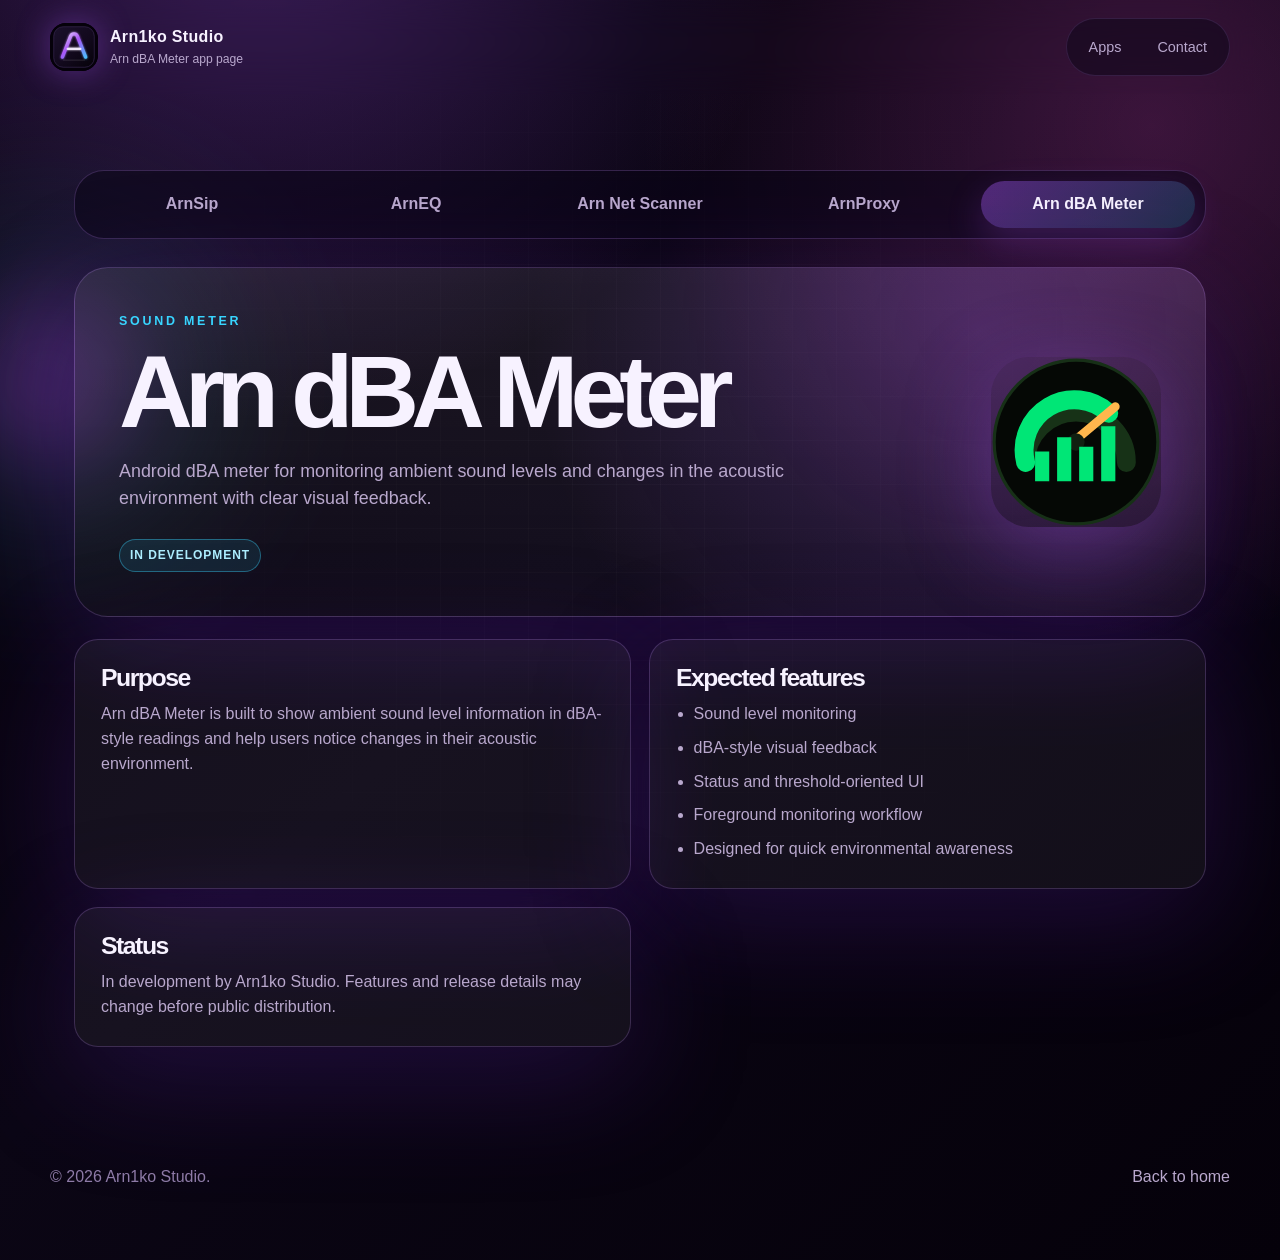
<file: app-soundwatch.html>
<!doctype html>
<html lang="en">
  <head>
    <meta charset="utf-8">
    <meta name="viewport" content="width=device-width, initial-scale=1">
    <meta name="description" content="Arn dBA Meter app page by Arn1ko Studio. Ambient sound level monitoring for Android.">
    <meta name="theme-color" content="#12051f">
    <title>Arn dBA Meter - Arn1ko Studio</title>
    <link rel="icon" href="assets/images/favicon.svg" type="image/svg+xml">
    <link rel="stylesheet" href="styles.css">
  </head>
  <body>
    <div class="aurora aurora-one" aria-hidden="true"></div>
    <div class="grid-noise" aria-hidden="true"></div>

    <header class="site-header">
      <a class="brand" href="index.html" aria-label="Arn1ko Studio home">
        <span class="brand-mark" aria-hidden="true"><img src="assets/images/favicon.svg" alt=""></span>
        <span><strong>Arn1ko Studio</strong><small>Arn dBA Meter app page</small></span>
      </a>
      <nav class="nav" aria-label="Main navigation">
        <a href="index.html#apps">Apps</a>
        <a href="index.html#contact">Contact</a>
      </nav>
    </header>

    <main class="app-page-shell">
      <nav class="app-tabs" aria-label="Application pages">
        <a href="app-arnsip.html">ArnSip</a>
        <a href="app-arneq.html">ArnEQ</a>
        <a href="app-net-scanner.html">Arn Net Scanner</a>
        <a href="app-arnproxy.html">ArnProxy</a>
        <a class="active" href="app-soundwatch.html">Arn dBA Meter</a>
      </nav>

      <section class="app-detail-hero">
        <div>
          <p class="eyebrow">Sound meter</p>
          <h1>Arn dBA Meter</h1>
          <p>
            Android dBA meter for monitoring ambient sound levels and changes
            in the acoustic environment with clear visual feedback.
          </p>
          <div class="detail-actions">
            <span class="status-pill dev">In development</span>
          </div>
        </div>
        <img class="app-detail-icon" src="assets/images/soundwatch-icon.svg" alt="Arn dBA Meter icon">
      </section>

      <section class="detail-grid">
        <article class="spec-card">
          <h2>Purpose</h2>
          <p>
            Arn dBA Meter is built to show ambient sound level information in
            dBA-style readings and help users notice changes in their acoustic
            environment.
          </p>
        </article>
        <article class="spec-card">
          <h2>Expected features</h2>
          <ul>
            <li>Sound level monitoring</li>
            <li>dBA-style visual feedback</li>
            <li>Status and threshold-oriented UI</li>
            <li>Foreground monitoring workflow</li>
            <li>Designed for quick environmental awareness</li>
          </ul>
        </article>
        <article class="spec-card">
          <h2>Status</h2>
          <p>
            In development by Arn1ko Studio. Features and release details may
            change before public distribution.
          </p>
        </article>
      </section>
    </main>

    <footer class="site-footer">
      <p>&copy; <span id="year"></span> Arn1ko Studio.</p>
      <a href="index.html">Back to home</a>
    </footer>

    <script src="script.js"></script>
  </body>
</html>
</file>
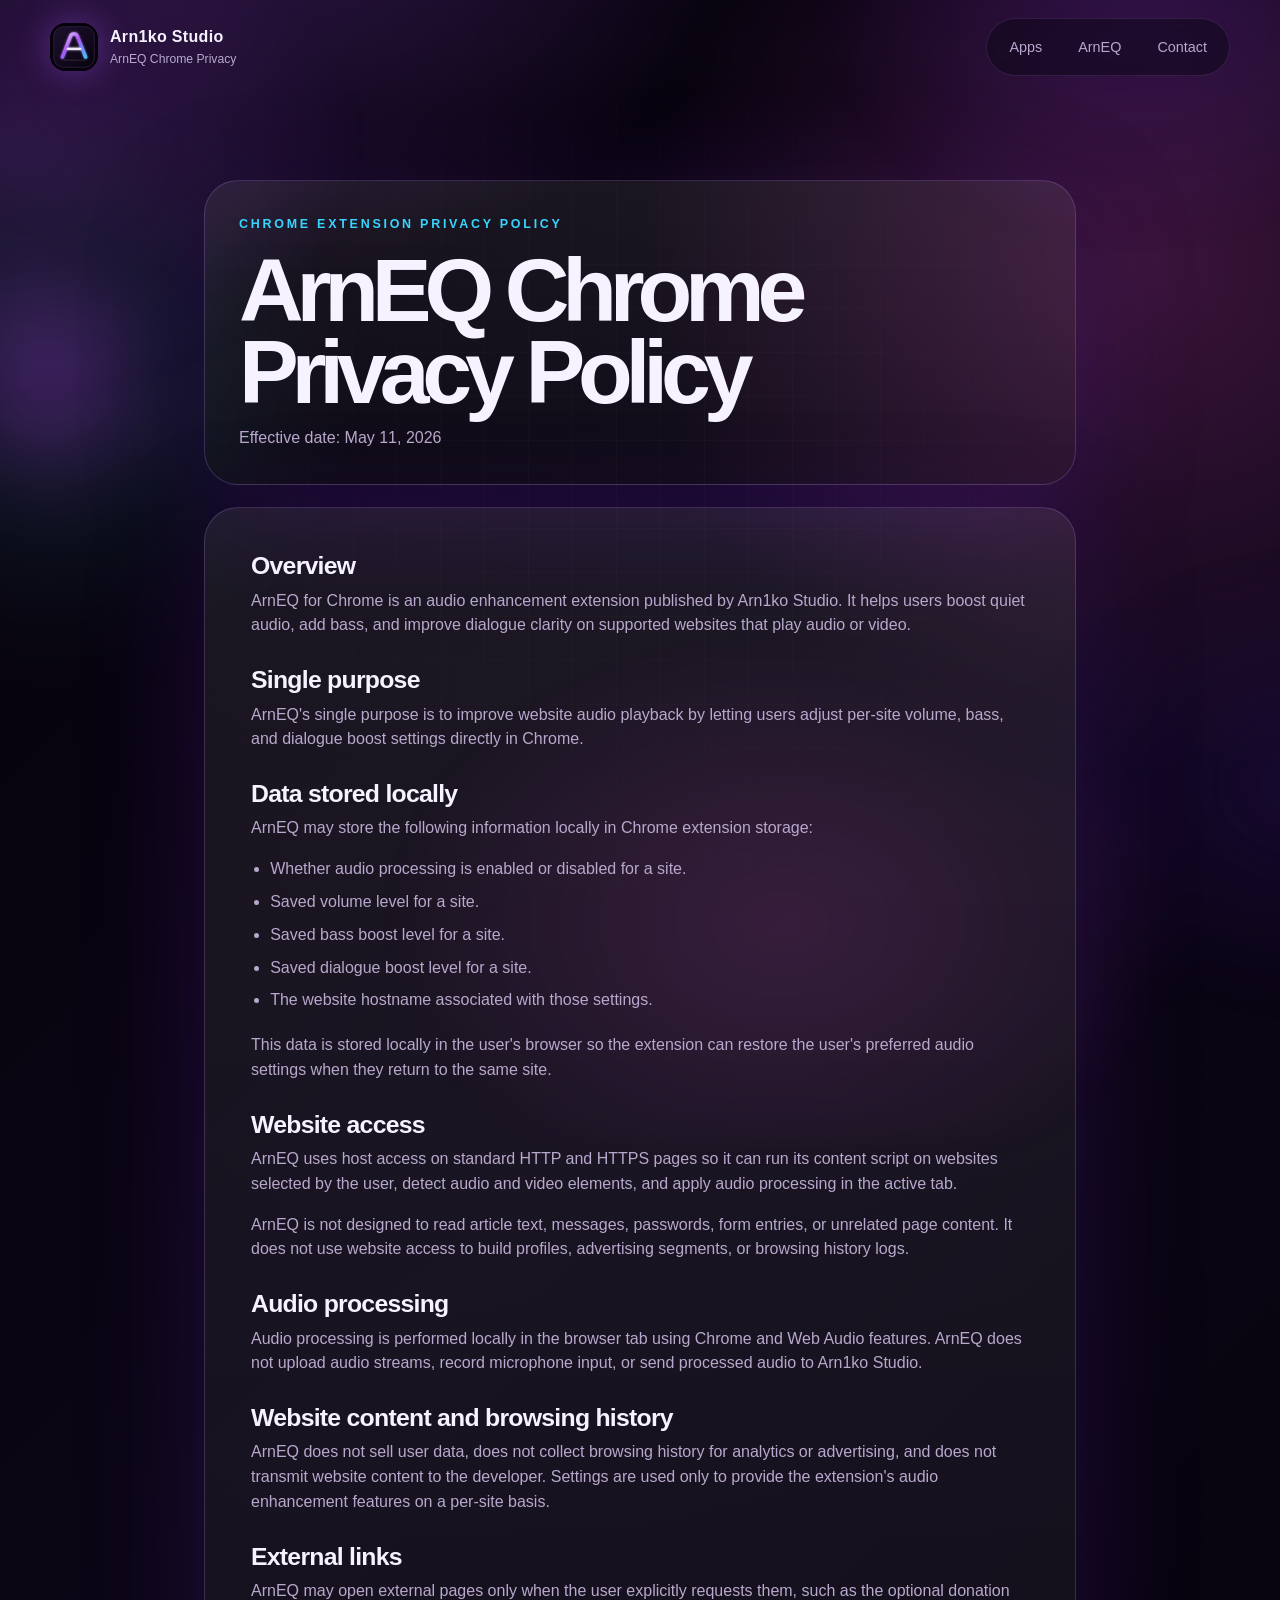
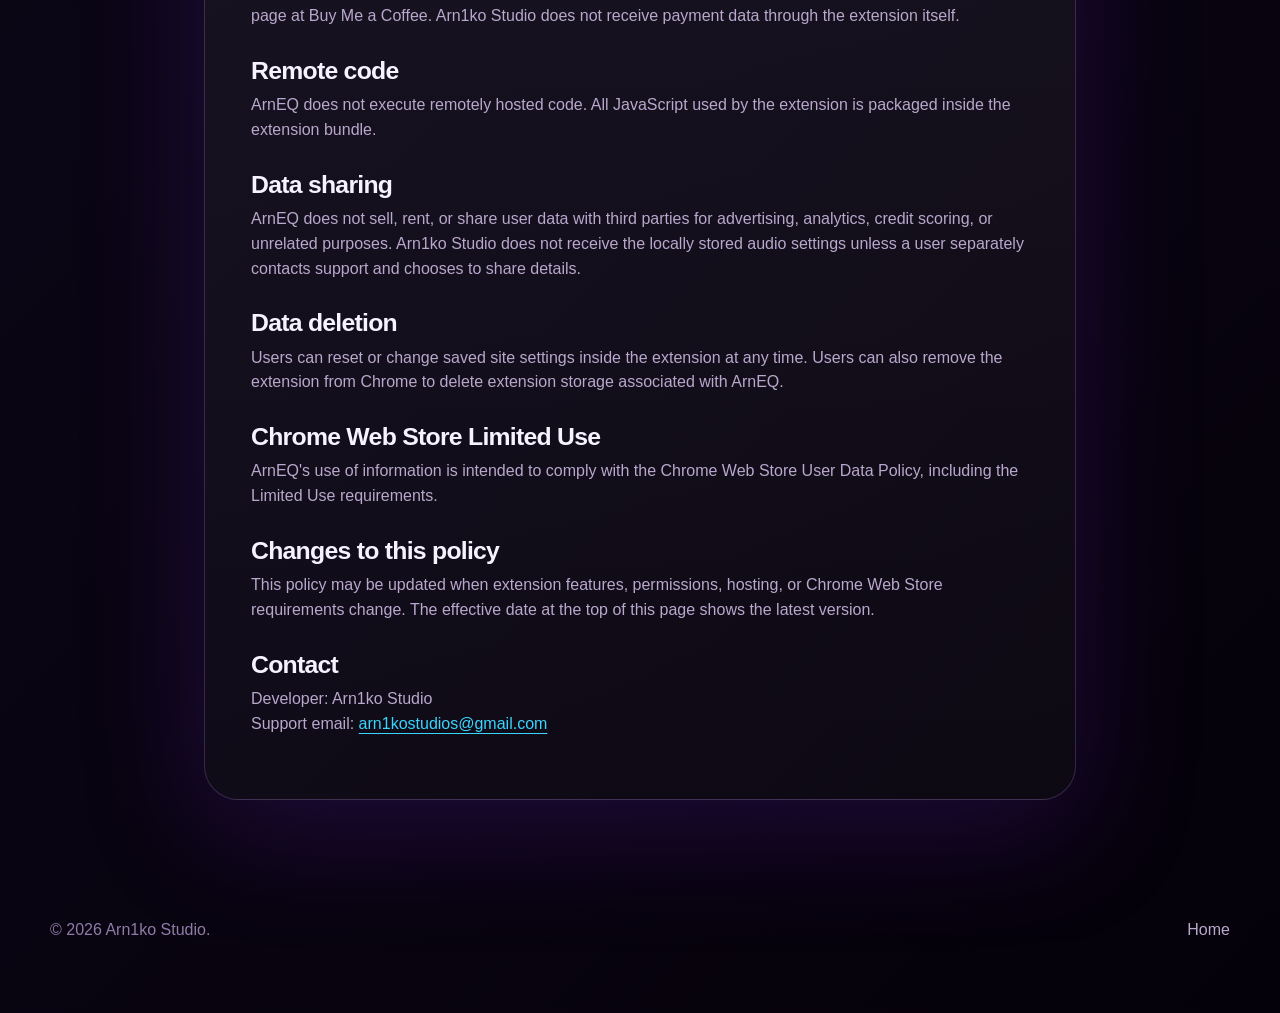
<file: arneq-chrome-privacy.html>
<!doctype html>
<html lang="en">
  <head>
    <meta charset="utf-8">
    <meta name="viewport" content="width=device-width, initial-scale=1">
    <meta name="description" content="Privacy Policy for the ArnEQ Chrome extension by Arn1ko Studio.">
    <meta name="theme-color" content="#12051f">
    <title>ArnEQ Chrome Privacy Policy - Arn1ko Studio</title>
    <link rel="icon" href="assets/images/favicon.svg" type="image/svg+xml">
    <link rel="stylesheet" href="styles.css">
  </head>
  <body class="policy-body">
    <div class="ambient-field" aria-hidden="true"></div>
    <div class="aurora aurora-one" aria-hidden="true"></div>
    <div class="grid-noise" aria-hidden="true"></div>

    <header class="site-header">
      <a class="brand" href="index.html" aria-label="Arn1ko Studio home">
        <span class="brand-mark" aria-hidden="true"><img src="assets/images/favicon.svg" alt=""></span>
        <span>
          <strong>Arn1ko Studio</strong>
          <small>ArnEQ Chrome Privacy</small>
        </span>
      </a>
      <nav class="nav" aria-label="Policy navigation">
        <a href="index.html#apps">Apps</a>
        <a href="app-arneq.html">ArnEQ</a>
        <a href="index.html#contact">Contact</a>
      </nav>
    </header>

    <main class="policy-shell">
      <section class="policy-hero">
        <p class="eyebrow">Chrome Extension Privacy Policy</p>
        <h1>ArnEQ Chrome Privacy Policy</h1>
        <p>Effective date: May 11, 2026</p>
      </section>

      <article class="policy-card">
        <h2>Overview</h2>
        <p>
          ArnEQ for Chrome is an audio enhancement extension published by Arn1ko
          Studio. It helps users boost quiet audio, add bass, and improve
          dialogue clarity on supported websites that play audio or video.
        </p>

        <h2>Single purpose</h2>
        <p>
          ArnEQ's single purpose is to improve website audio playback by letting
          users adjust per-site volume, bass, and dialogue boost settings
          directly in Chrome.
        </p>

        <h2>Data stored locally</h2>
        <p>
          ArnEQ may store the following information locally in Chrome extension
          storage:
        </p>
        <ul>
          <li>Whether audio processing is enabled or disabled for a site.</li>
          <li>Saved volume level for a site.</li>
          <li>Saved bass boost level for a site.</li>
          <li>Saved dialogue boost level for a site.</li>
          <li>The website hostname associated with those settings.</li>
        </ul>
        <p>
          This data is stored locally in the user's browser so the extension can
          restore the user's preferred audio settings when they return to the
          same site.
        </p>

        <h2>Website access</h2>
        <p>
          ArnEQ uses host access on standard HTTP and HTTPS pages so it can run
          its content script on websites selected by the user, detect audio and
          video elements, and apply audio processing in the active tab.
        </p>
        <p>
          ArnEQ is not designed to read article text, messages, passwords, form
          entries, or unrelated page content. It does not use website access to
          build profiles, advertising segments, or browsing history logs.
        </p>

        <h2>Audio processing</h2>
        <p>
          Audio processing is performed locally in the browser tab using Chrome
          and Web Audio features. ArnEQ does not upload audio streams, record
          microphone input, or send processed audio to Arn1ko Studio.
        </p>

        <h2>Website content and browsing history</h2>
        <p>
          ArnEQ does not sell user data, does not collect browsing history for
          analytics or advertising, and does not transmit website content to the
          developer. Settings are used only to provide the extension's audio
          enhancement features on a per-site basis.
        </p>

        <h2>External links</h2>
        <p>
          ArnEQ may open external pages only when the user explicitly requests
          them, such as the optional donation page at Buy Me a Coffee. Arn1ko
          Studio does not receive payment data through the extension itself.
        </p>

        <h2>Remote code</h2>
        <p>
          ArnEQ does not execute remotely hosted code. All JavaScript used by
          the extension is packaged inside the extension bundle.
        </p>

        <h2>Data sharing</h2>
        <p>
          ArnEQ does not sell, rent, or share user data with third parties for
          advertising, analytics, credit scoring, or unrelated purposes. Arn1ko
          Studio does not receive the locally stored audio settings unless a
          user separately contacts support and chooses to share details.
        </p>

        <h2>Data deletion</h2>
        <p>
          Users can reset or change saved site settings inside the extension at
          any time. Users can also remove the extension from Chrome to delete
          extension storage associated with ArnEQ.
        </p>

        <h2>Chrome Web Store Limited Use</h2>
        <p>
          ArnEQ's use of information is intended to comply with the Chrome Web
          Store User Data Policy, including the Limited Use requirements.
        </p>

        <h2>Changes to this policy</h2>
        <p>
          This policy may be updated when extension features, permissions,
          hosting, or Chrome Web Store requirements change. The effective date
          at the top of this page shows the latest version.
        </p>

        <h2>Contact</h2>
        <p>
          Developer: Arn1ko Studio<br>
          Support email: <a href="mailto:arn1kostudios@gmail.com">arn1kostudios@gmail.com</a>
        </p>
      </article>
    </main>

    <footer class="site-footer">
      <p>&copy; <span id="year"></span> Arn1ko Studio.</p>
      <a href="index.html">Home</a>
    </footer>

    <script src="script.js"></script>
  </body>
</html>
</file>
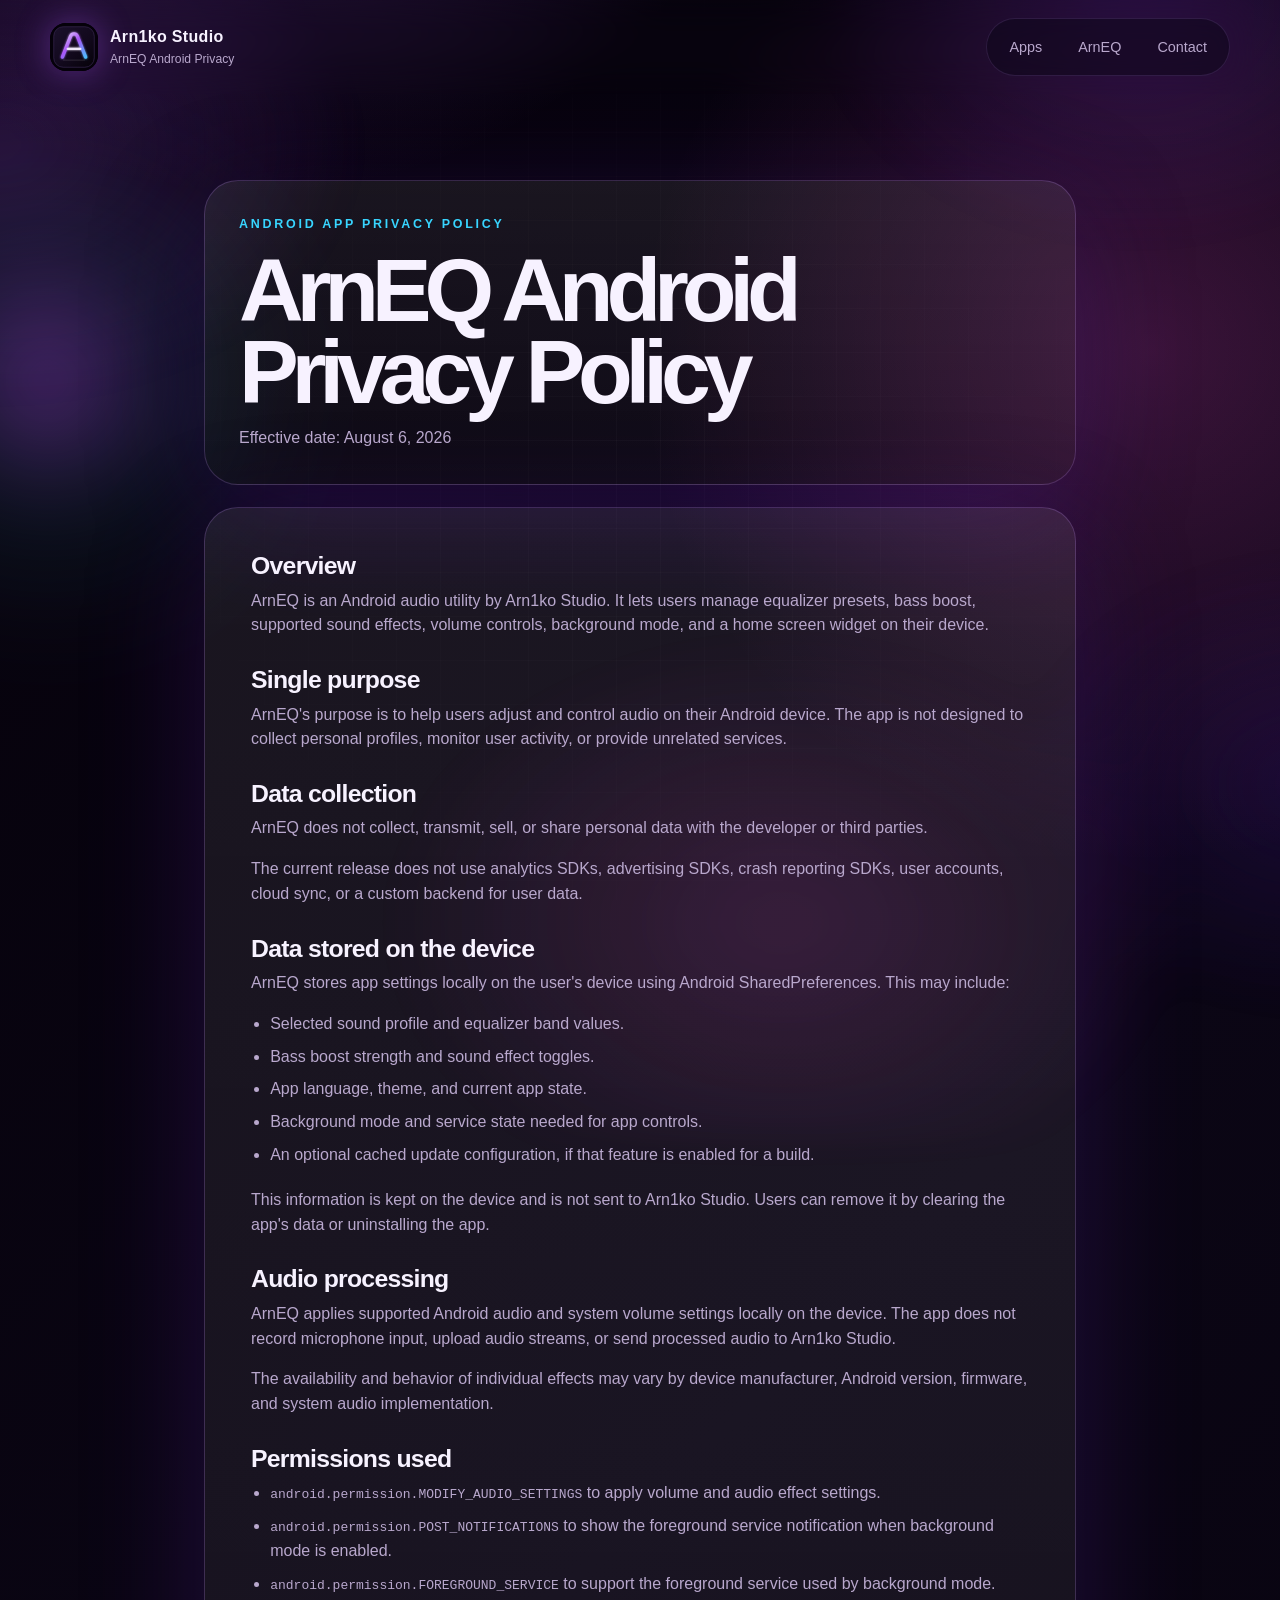
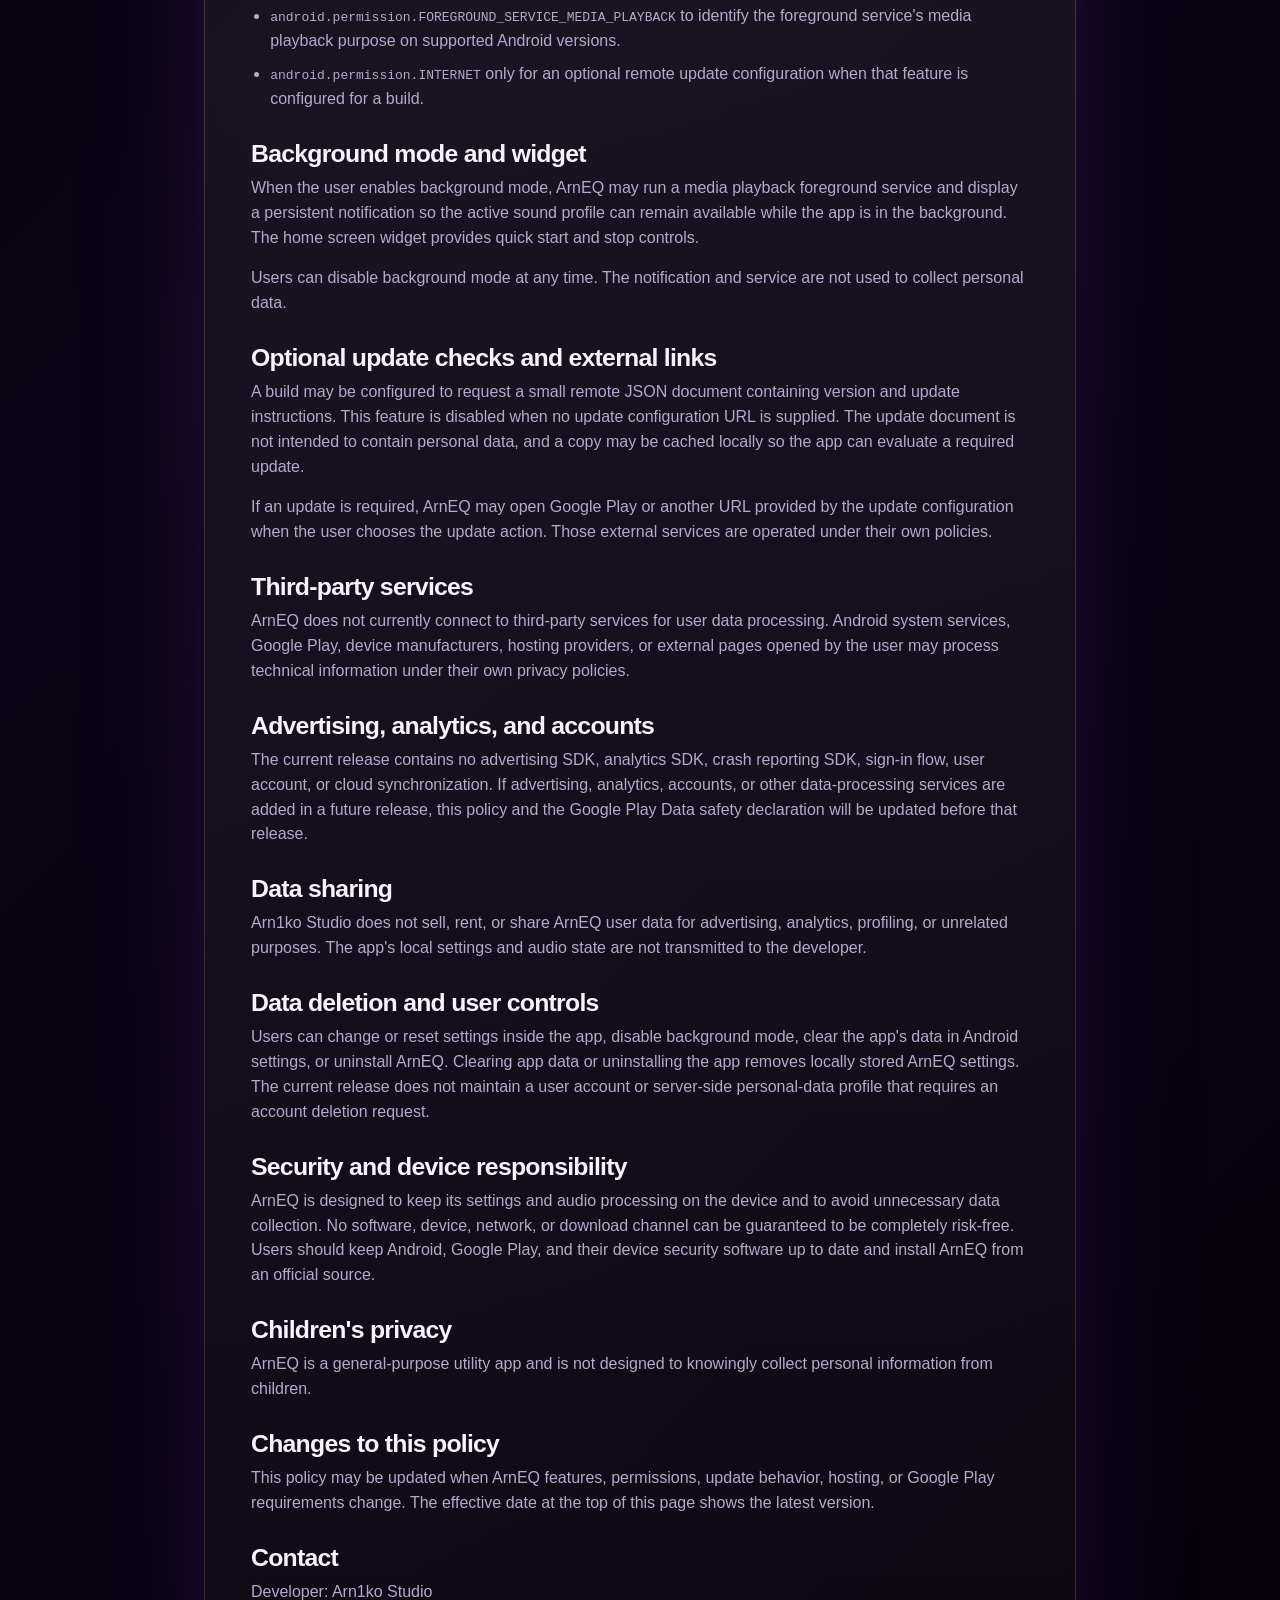
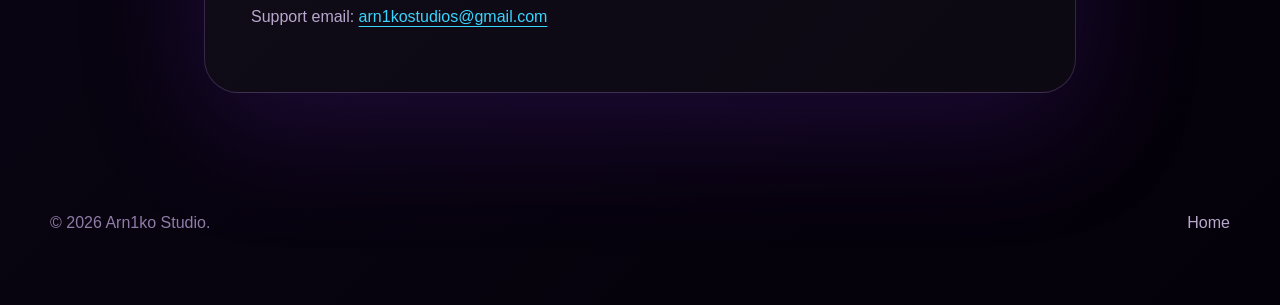
<file: arneq-privacy-policy.html>
<!doctype html>
<html lang="en">
  <head>
    <meta charset="utf-8">
    <meta name="viewport" content="width=device-width, initial-scale=1">
    <meta name="description" content="Privacy Policy for the ArnEQ Android app by Arn1ko Studio.">
    <meta name="theme-color" content="#12051f">
    <title>ArnEQ Android Privacy Policy - Arn1ko Studio</title>
    <link rel="icon" href="assets/images/favicon.svg" type="image/svg+xml">
    <link rel="stylesheet" href="styles.css">
  </head>
  <body class="policy-body">
    <div class="ambient-field" aria-hidden="true"></div>
    <div class="aurora aurora-one" aria-hidden="true"></div>
    <div class="grid-noise" aria-hidden="true"></div>

    <header class="site-header">
      <a class="brand" href="index.html" aria-label="Arn1ko Studio home">
        <span class="brand-mark" aria-hidden="true"><img src="assets/images/favicon.svg" alt=""></span>
        <span>
          <strong>Arn1ko Studio</strong>
          <small>ArnEQ Android Privacy</small>
        </span>
      </a>
      <nav class="nav" aria-label="Policy navigation">
        <a href="index.html#apps">Apps</a>
        <a href="app-arneq.html">ArnEQ</a>
        <a href="index.html#contact">Contact</a>
      </nav>
    </header>

    <main class="policy-shell">
      <section class="policy-hero">
        <p class="eyebrow">Android App Privacy Policy</p>
        <h1>ArnEQ Android Privacy Policy</h1>
        <p>Effective date: August 6, 2026</p>
      </section>

      <article class="policy-card">
        <h2>Overview</h2>
        <p>
          ArnEQ is an Android audio utility by Arn1ko Studio. It lets users
          manage equalizer presets, bass boost, supported sound effects,
          volume controls, background mode, and a home screen widget on their
          device.
        </p>

        <h2>Single purpose</h2>
        <p>
          ArnEQ's purpose is to help users adjust and control audio on their
          Android device. The app is not designed to collect personal profiles,
          monitor user activity, or provide unrelated services.
        </p>

        <h2>Data collection</h2>
        <p>
          ArnEQ does not collect, transmit, sell, or share personal data with
          the developer or third parties.
        </p>
        <p>
          The current release does not use analytics SDKs, advertising SDKs,
          crash reporting SDKs, user accounts, cloud sync, or a custom backend
          for user data.
        </p>

        <h2>Data stored on the device</h2>
        <p>
          ArnEQ stores app settings locally on the user's device using Android
          SharedPreferences. This may include:
        </p>
        <ul>
          <li>Selected sound profile and equalizer band values.</li>
          <li>Bass boost strength and sound effect toggles.</li>
          <li>App language, theme, and current app state.</li>
          <li>Background mode and service state needed for app controls.</li>
          <li>An optional cached update configuration, if that feature is enabled for a build.</li>
        </ul>
        <p>
          This information is kept on the device and is not sent to Arn1ko
          Studio. Users can remove it by clearing the app's data or uninstalling
          the app.
        </p>

        <h2>Audio processing</h2>
        <p>
          ArnEQ applies supported Android audio and system volume settings
          locally on the device. The app does not record microphone input,
          upload audio streams, or send processed audio to Arn1ko Studio.
        </p>
        <p>
          The availability and behavior of individual effects may vary by
          device manufacturer, Android version, firmware, and system audio
          implementation.
        </p>

        <h2>Permissions used</h2>
        <ul>
          <li><code>android.permission.MODIFY_AUDIO_SETTINGS</code> to apply volume and audio effect settings.</li>
          <li><code>android.permission.POST_NOTIFICATIONS</code> to show the foreground service notification when background mode is enabled.</li>
          <li><code>android.permission.FOREGROUND_SERVICE</code> to support the foreground service used by background mode.</li>
          <li><code>android.permission.FOREGROUND_SERVICE_MEDIA_PLAYBACK</code> to identify the foreground service's media playback purpose on supported Android versions.</li>
          <li><code>android.permission.INTERNET</code> only for an optional remote update configuration when that feature is configured for a build.</li>
        </ul>

        <h2>Background mode and widget</h2>
        <p>
          When the user enables background mode, ArnEQ may run a media playback
          foreground service and display a persistent notification so the active
          sound profile can remain available while the app is in the background.
          The home screen widget provides quick start and stop controls.
        </p>
        <p>
          Users can disable background mode at any time. The notification and
          service are not used to collect personal data.
        </p>

        <h2>Optional update checks and external links</h2>
        <p>
          A build may be configured to request a small remote JSON document
          containing version and update instructions. This feature is disabled
          when no update configuration URL is supplied. The update document is
          not intended to contain personal data, and a copy may be cached
          locally so the app can evaluate a required update.
        </p>
        <p>
          If an update is required, ArnEQ may open Google Play or another URL
          provided by the update configuration when the user chooses the update
          action. Those external services are operated under their own policies.
        </p>

        <h2>Third-party services</h2>
        <p>
          ArnEQ does not currently connect to third-party services for user data
          processing. Android system services, Google Play, device manufacturers,
          hosting providers, or external pages opened by the user may process
          technical information under their own privacy policies.
        </p>

        <h2>Advertising, analytics, and accounts</h2>
        <p>
          The current release contains no advertising SDK, analytics SDK, crash
          reporting SDK, sign-in flow, user account, or cloud synchronization.
          If advertising, analytics, accounts, or other data-processing services
          are added in a future release, this policy and the Google Play Data
          safety declaration will be updated before that release.
        </p>

        <h2>Data sharing</h2>
        <p>
          Arn1ko Studio does not sell, rent, or share ArnEQ user data for
          advertising, analytics, profiling, or unrelated purposes. The app's
          local settings and audio state are not transmitted to the developer.
        </p>

        <h2>Data deletion and user controls</h2>
        <p>
          Users can change or reset settings inside the app, disable background
          mode, clear the app's data in Android settings, or uninstall ArnEQ.
          Clearing app data or uninstalling the app removes locally stored ArnEQ
          settings. The current release does not maintain a user account or
          server-side personal-data profile that requires an account deletion
          request.
        </p>

        <h2>Security and device responsibility</h2>
        <p>
          ArnEQ is designed to keep its settings and audio processing on the
          device and to avoid unnecessary data collection. No software, device,
          network, or download channel can be guaranteed to be completely
          risk-free. Users should keep Android, Google Play, and their device
          security software up to date and install ArnEQ from an official
          source.
        </p>

        <h2>Children's privacy</h2>
        <p>
          ArnEQ is a general-purpose utility app and is not designed to
          knowingly collect personal information from children.
        </p>

        <h2>Changes to this policy</h2>
        <p>
          This policy may be updated when ArnEQ features, permissions, update
          behavior, hosting, or Google Play requirements change. The effective
          date at the top of this page shows the latest version.
        </p>

        <h2>Contact</h2>
        <p>
          Developer: Arn1ko Studio<br>
          Support email: <a href="mailto:arn1kostudios@gmail.com">arn1kostudios@gmail.com</a>
        </p>
      </article>
    </main>

    <footer class="site-footer">
      <p>&copy; <span id="year"></span> Arn1ko Studio.</p>
      <a href="index.html">Home</a>
    </footer>

    <script src="script.js"></script>
  </body>
</html>
</file>
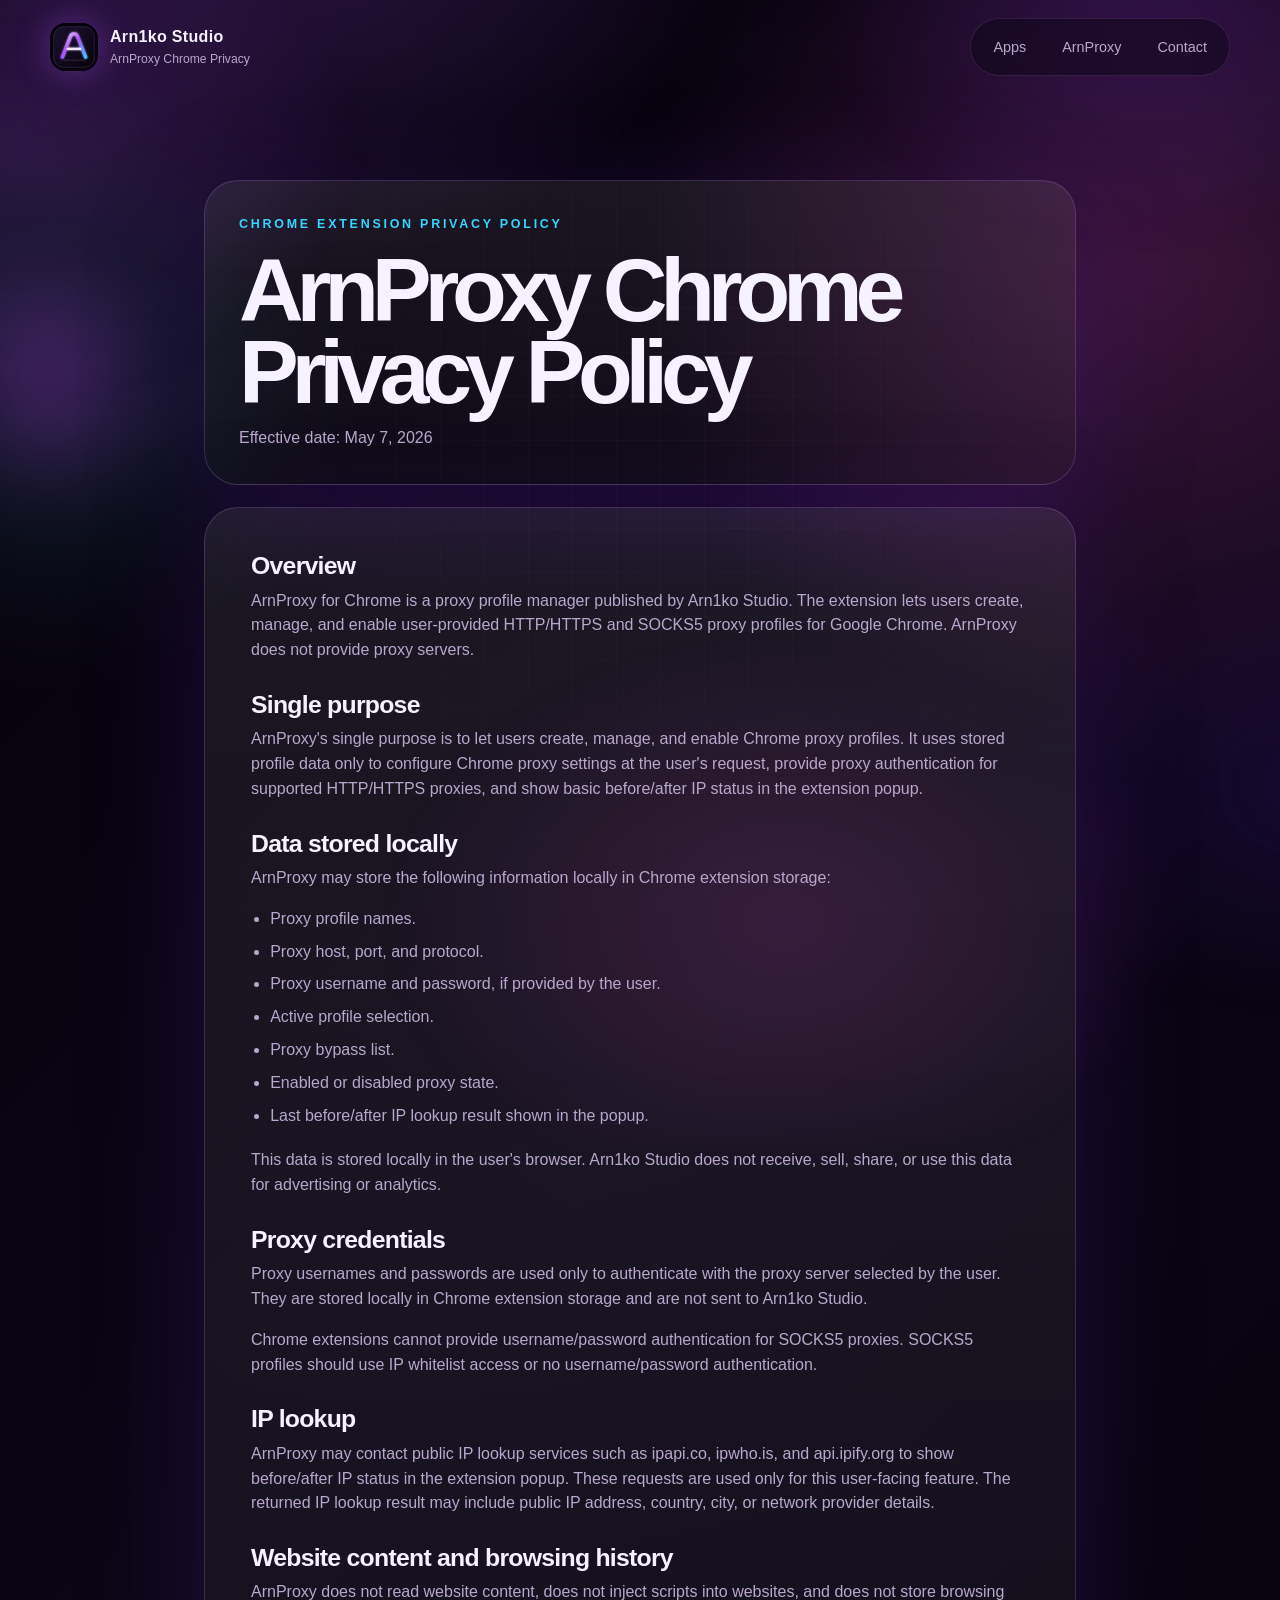
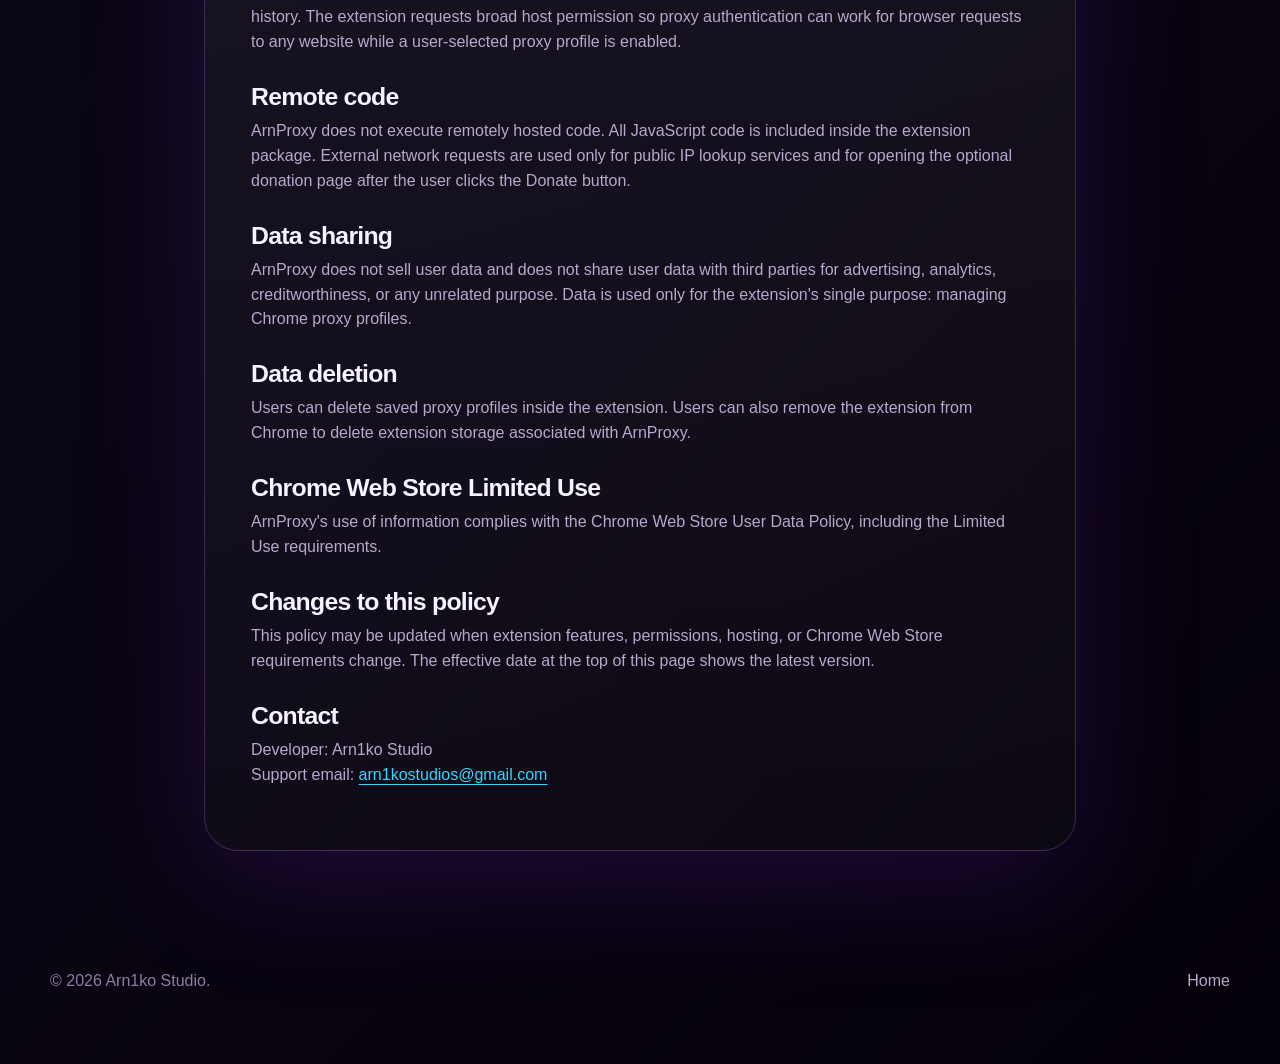
<file: arnproxy-chrome-privacy.html>
<!doctype html>
<html lang="en">
  <head>
    <meta charset="utf-8">
    <meta name="viewport" content="width=device-width, initial-scale=1">
    <meta name="description" content="Privacy Policy for the ArnProxy Chrome extension by Arn1ko Studio.">
    <meta name="theme-color" content="#12051f">
    <title>ArnProxy Chrome Privacy Policy - Arn1ko Studio</title>
    <link rel="icon" href="assets/images/favicon.svg" type="image/svg+xml">
    <link rel="stylesheet" href="styles.css">
  </head>
  <body class="policy-body">
    <div class="ambient-field" aria-hidden="true"></div>
    <div class="aurora aurora-one" aria-hidden="true"></div>
    <div class="grid-noise" aria-hidden="true"></div>

    <header class="site-header">
      <a class="brand" href="index.html" aria-label="Arn1ko Studio home">
        <span class="brand-mark" aria-hidden="true"><img src="assets/images/favicon.svg" alt=""></span>
        <span>
          <strong>Arn1ko Studio</strong>
          <small>ArnProxy Chrome Privacy</small>
        </span>
      </a>
      <nav class="nav" aria-label="Policy navigation">
        <a href="index.html#apps">Apps</a>
        <a href="app-arnproxy.html">ArnProxy</a>
        <a href="index.html#contact">Contact</a>
      </nav>
    </header>

    <main class="policy-shell">
      <section class="policy-hero">
        <p class="eyebrow">Chrome Extension Privacy Policy</p>
        <h1>ArnProxy Chrome Privacy Policy</h1>
        <p>Effective date: May 7, 2026</p>
      </section>

      <article class="policy-card">
        <h2>Overview</h2>
        <p>
          ArnProxy for Chrome is a proxy profile manager published by Arn1ko
          Studio. The extension lets users create, manage, and enable
          user-provided HTTP/HTTPS and SOCKS5 proxy profiles for Google Chrome.
          ArnProxy does not provide proxy servers.
        </p>

        <h2>Single purpose</h2>
        <p>
          ArnProxy's single purpose is to let users create, manage, and enable
          Chrome proxy profiles. It uses stored profile data only to configure
          Chrome proxy settings at the user's request, provide proxy
          authentication for supported HTTP/HTTPS proxies, and show basic
          before/after IP status in the extension popup.
        </p>

        <h2>Data stored locally</h2>
        <p>
          ArnProxy may store the following information locally in Chrome
          extension storage:
        </p>
        <ul>
          <li>Proxy profile names.</li>
          <li>Proxy host, port, and protocol.</li>
          <li>Proxy username and password, if provided by the user.</li>
          <li>Active profile selection.</li>
          <li>Proxy bypass list.</li>
          <li>Enabled or disabled proxy state.</li>
          <li>Last before/after IP lookup result shown in the popup.</li>
        </ul>
        <p>
          This data is stored locally in the user's browser. Arn1ko Studio does
          not receive, sell, share, or use this data for advertising or
          analytics.
        </p>

        <h2>Proxy credentials</h2>
        <p>
          Proxy usernames and passwords are used only to authenticate with the
          proxy server selected by the user. They are stored locally in Chrome
          extension storage and are not sent to Arn1ko Studio.
        </p>
        <p>
          Chrome extensions cannot provide username/password authentication for
          SOCKS5 proxies. SOCKS5 profiles should use IP whitelist access or no
          username/password authentication.
        </p>

        <h2>IP lookup</h2>
        <p>
          ArnProxy may contact public IP lookup services such as ipapi.co,
          ipwho.is, and api.ipify.org to show before/after IP status in the
          extension popup. These requests are used only for this user-facing
          feature. The returned IP lookup result may include public IP address,
          country, city, or network provider details.
        </p>

        <h2>Website content and browsing history</h2>
        <p>
          ArnProxy does not read website content, does not inject scripts into
          websites, and does not store browsing history. The extension requests
          broad host permission so proxy authentication can work for browser
          requests to any website while a user-selected proxy profile is
          enabled.
        </p>

        <h2>Remote code</h2>
        <p>
          ArnProxy does not execute remotely hosted code. All JavaScript code is
          included inside the extension package. External network requests are
          used only for public IP lookup services and for opening the optional
          donation page after the user clicks the Donate button.
        </p>

        <h2>Data sharing</h2>
        <p>
          ArnProxy does not sell user data and does not share user data with
          third parties for advertising, analytics, creditworthiness, or any
          unrelated purpose. Data is used only for the extension's single
          purpose: managing Chrome proxy profiles.
        </p>

        <h2>Data deletion</h2>
        <p>
          Users can delete saved proxy profiles inside the extension. Users can
          also remove the extension from Chrome to delete extension storage
          associated with ArnProxy.
        </p>

        <h2>Chrome Web Store Limited Use</h2>
        <p>
          ArnProxy's use of information complies with the Chrome Web Store User
          Data Policy, including the Limited Use requirements.
        </p>

        <h2>Changes to this policy</h2>
        <p>
          This policy may be updated when extension features, permissions,
          hosting, or Chrome Web Store requirements change. The effective date
          at the top of this page shows the latest version.
        </p>

        <h2>Contact</h2>
        <p>
          Developer: Arn1ko Studio<br>
          Support email: <a href="mailto:arn1kostudios@gmail.com">arn1kostudios@gmail.com</a>
        </p>
      </article>
    </main>

    <footer class="site-footer">
      <p>&copy; <span id="year"></span> Arn1ko Studio.</p>
      <a href="index.html">Home</a>
    </footer>

    <script src="script.js"></script>
  </body>
</html>
</file>
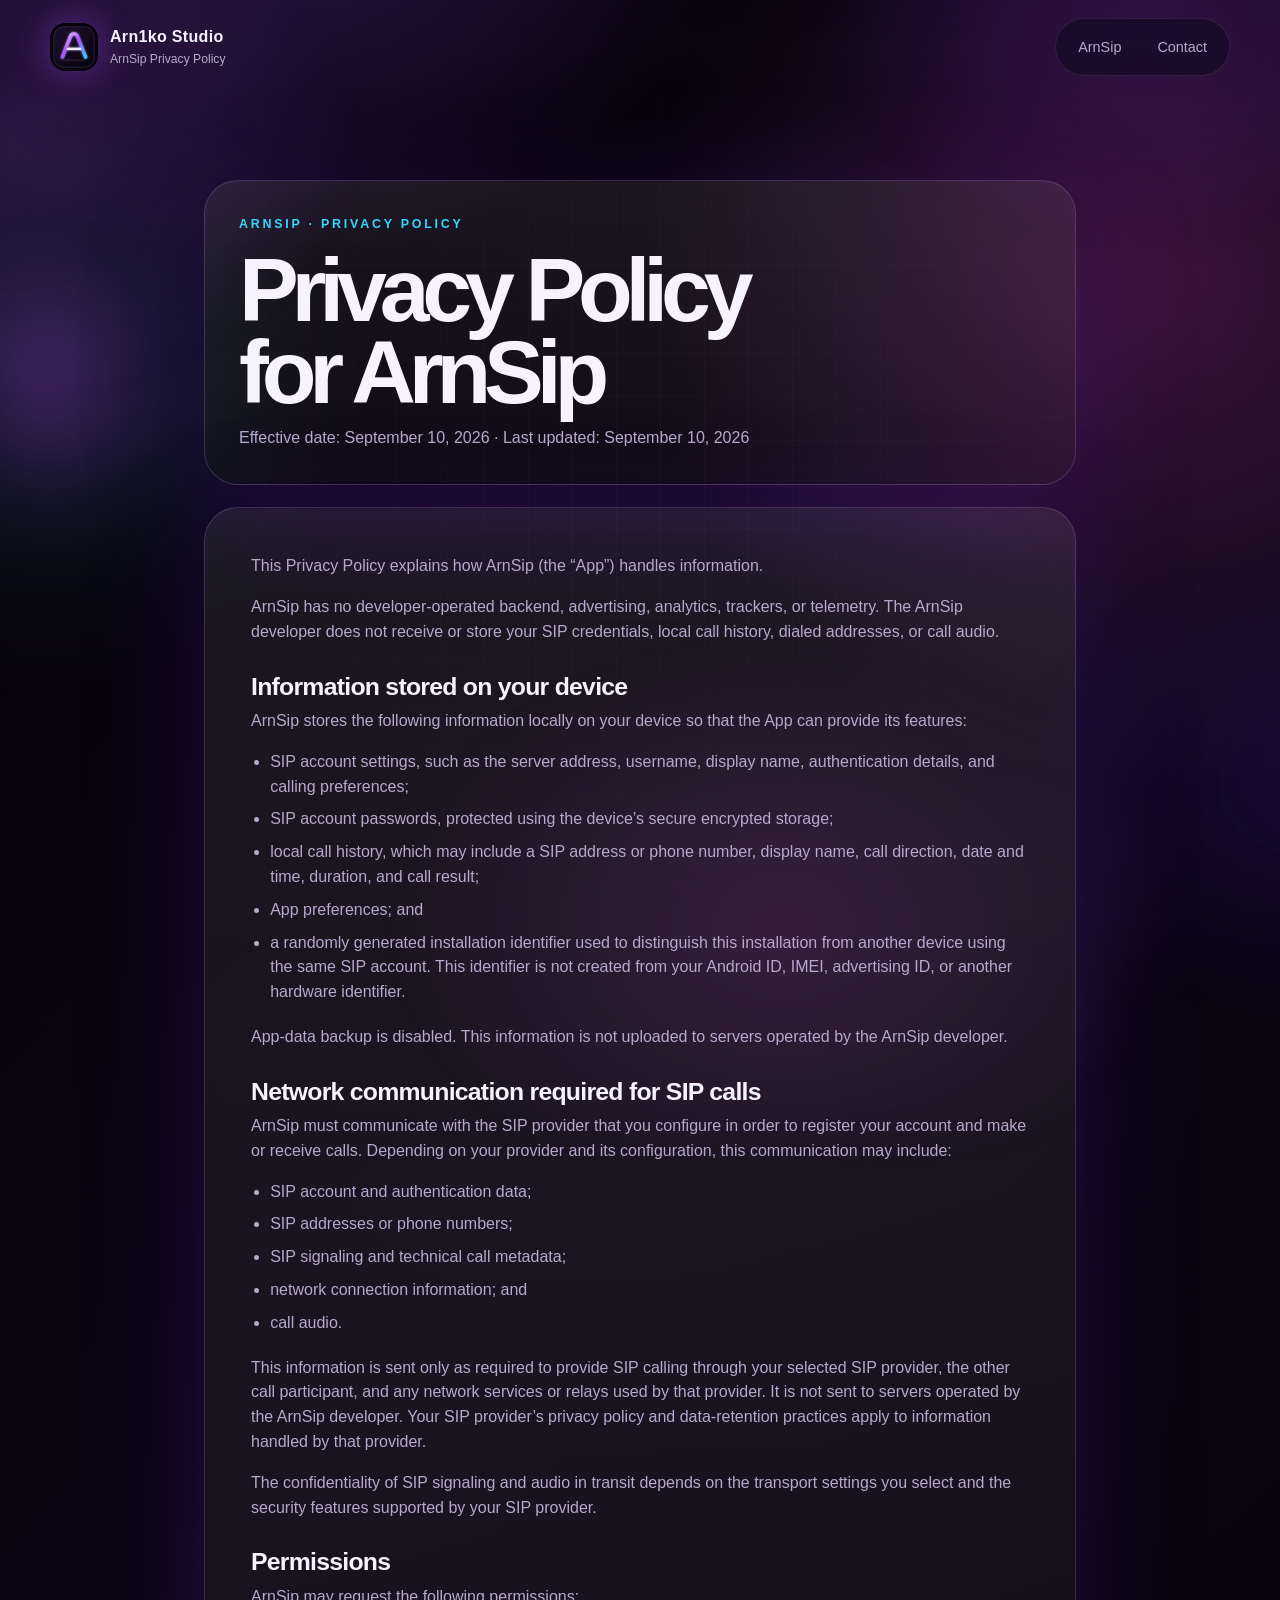
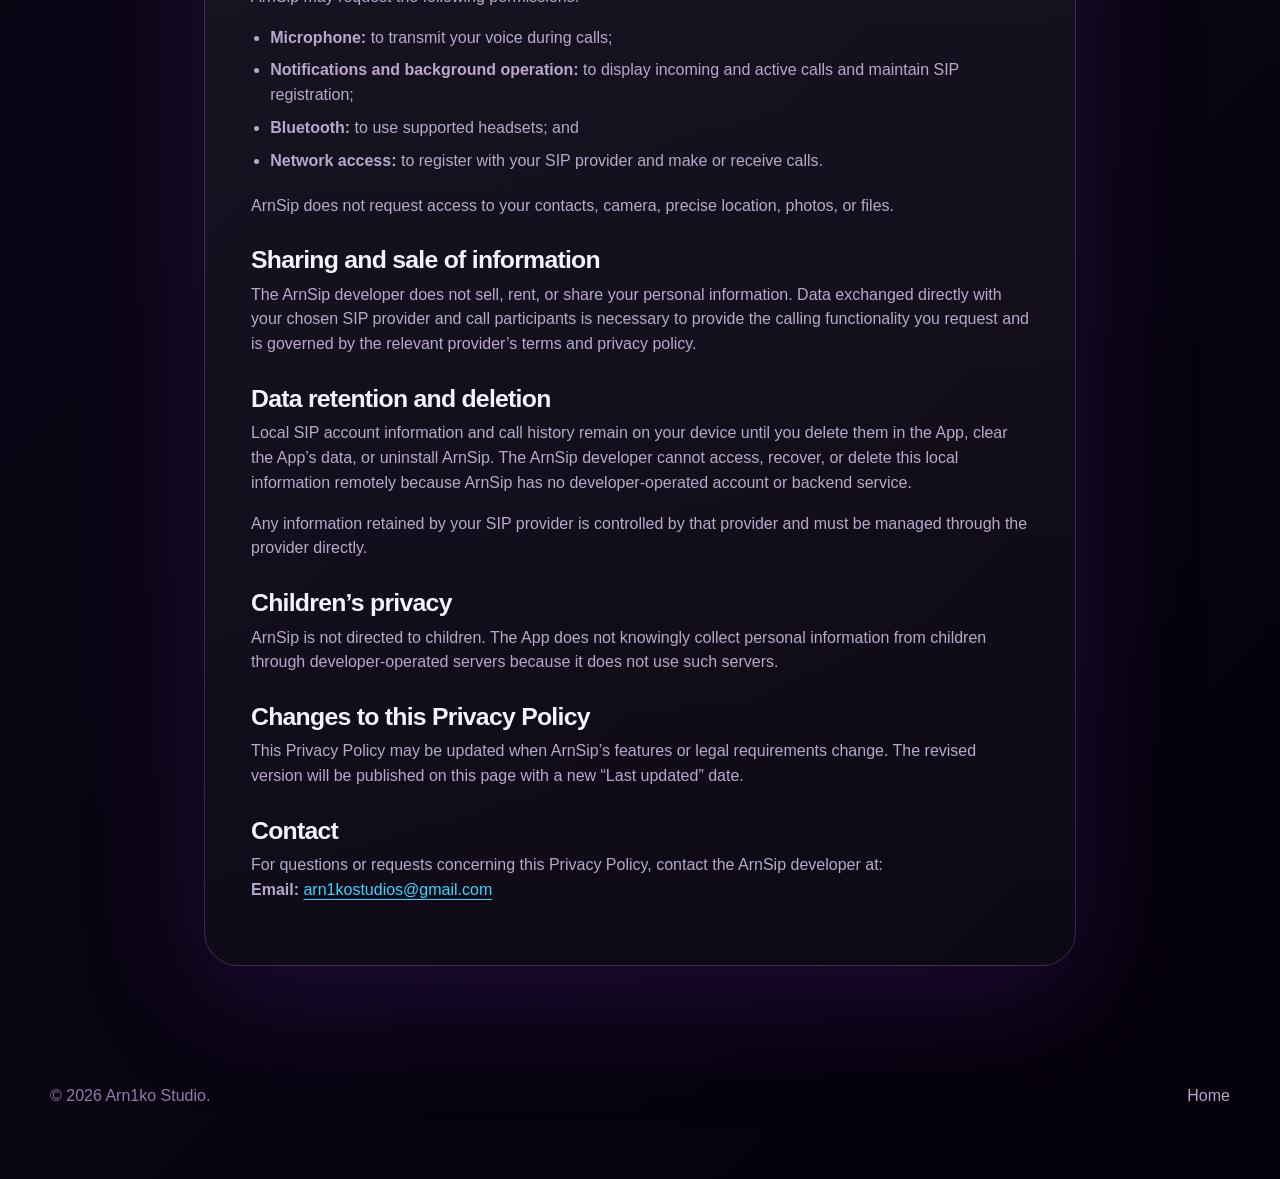
<file: arnsip-privacy.html>
<!doctype html>
<html lang="en">
  <head>
    <meta charset="utf-8">
    <meta name="viewport" content="width=device-width, initial-scale=1">
    <meta name="description" content="Privacy Policy for ArnSip, an Android SIP voice calling application by Arn1ko Studio.">
    <meta name="theme-color" content="#12051f">
    <title>ArnSip Privacy Policy - Arn1ko Studio</title>
    <link rel="icon" href="assets/images/favicon.svg" type="image/svg+xml">
    <link rel="stylesheet" href="styles.css">
  </head>
  <body class="policy-body">
    <div class="ambient-field" aria-hidden="true"></div>
    <div class="aurora aurora-one" aria-hidden="true"></div>
    <div class="grid-noise" aria-hidden="true"></div>

    <header class="site-header">
      <a class="brand" href="index.html" aria-label="Arn1ko Studio home">
        <span class="brand-mark" aria-hidden="true"><img src="assets/images/favicon.svg" alt=""></span>
        <span><strong>Arn1ko Studio</strong><small>ArnSip Privacy Policy</small></span>
      </a>
      <nav class="nav" aria-label="Policy navigation">
        <a href="app-arnsip.html">ArnSip</a>
        <a href="index.html#contact">Contact</a>
      </nav>
    </header>

    <main class="policy-shell">
      <section class="policy-hero">
        <p class="eyebrow">ArnSip · Privacy Policy</p>
        <h1>Privacy Policy for ArnSip</h1>
        <p>Effective date: September 10, 2026 · Last updated: September 10, 2026</p>
      </section>

      <article class="policy-card">
        <p>
          This Privacy Policy explains how ArnSip (the “App”) handles information.
        </p>

        <p>
          ArnSip has no developer-operated backend, advertising, analytics,
          trackers, or telemetry. The ArnSip developer does not receive or store
          your SIP credentials, local call history, dialed addresses, or call audio.
        </p>

        <h2>Information stored on your device</h2>
        <p>
          ArnSip stores the following information locally on your device so that
          the App can provide its features:
        </p>
        <ul>
          <li>SIP account settings, such as the server address, username, display name, authentication details, and calling preferences;</li>
          <li>SIP account passwords, protected using the device’s secure encrypted storage;</li>
          <li>local call history, which may include a SIP address or phone number, display name, call direction, date and time, duration, and call result;</li>
          <li>App preferences; and</li>
          <li>a randomly generated installation identifier used to distinguish this installation from another device using the same SIP account. This identifier is not created from your Android ID, IMEI, advertising ID, or another hardware identifier.</li>
        </ul>
        <p>
          App-data backup is disabled. This information is not uploaded to servers
          operated by the ArnSip developer.
        </p>

        <h2>Network communication required for SIP calls</h2>
        <p>
          ArnSip must communicate with the SIP provider that you configure in order
          to register your account and make or receive calls. Depending on your
          provider and its configuration, this communication may include:
        </p>
        <ul>
          <li>SIP account and authentication data;</li>
          <li>SIP addresses or phone numbers;</li>
          <li>SIP signaling and technical call metadata;</li>
          <li>network connection information; and</li>
          <li>call audio.</li>
        </ul>
        <p>
          This information is sent only as required to provide SIP calling through
          your selected SIP provider, the other call participant, and any network
          services or relays used by that provider. It is not sent to servers
          operated by the ArnSip developer. Your SIP provider’s privacy policy and
          data-retention practices apply to information handled by that provider.
        </p>
        <p>
          The confidentiality of SIP signaling and audio in transit depends on the
          transport settings you select and the security features supported by your
          SIP provider.
        </p>

        <h2>Permissions</h2>
        <p>ArnSip may request the following permissions:</p>
        <ul>
          <li><strong>Microphone:</strong> to transmit your voice during calls;</li>
          <li><strong>Notifications and background operation:</strong> to display incoming and active calls and maintain SIP registration;</li>
          <li><strong>Bluetooth:</strong> to use supported headsets; and</li>
          <li><strong>Network access:</strong> to register with your SIP provider and make or receive calls.</li>
        </ul>
        <p>
          ArnSip does not request access to your contacts, camera, precise location,
          photos, or files.
        </p>

        <h2>Sharing and sale of information</h2>
        <p>
          The ArnSip developer does not sell, rent, or share your personal
          information. Data exchanged directly with your chosen SIP provider and
          call participants is necessary to provide the calling functionality you
          request and is governed by the relevant provider’s terms and privacy policy.
        </p>

        <h2>Data retention and deletion</h2>
        <p>
          Local SIP account information and call history remain on your device until
          you delete them in the App, clear the App’s data, or uninstall ArnSip. The
          ArnSip developer cannot access, recover, or delete this local information
          remotely because ArnSip has no developer-operated account or backend service.
        </p>
        <p>
          Any information retained by your SIP provider is controlled by that
          provider and must be managed through the provider directly.
        </p>

        <h2>Children’s privacy</h2>
        <p>
          ArnSip is not directed to children. The App does not knowingly collect
          personal information from children through developer-operated servers
          because it does not use such servers.
        </p>

        <h2>Changes to this Privacy Policy</h2>
        <p>
          This Privacy Policy may be updated when ArnSip’s features or legal
          requirements change. The revised version will be published on this page
          with a new “Last updated” date.
        </p>

        <h2>Contact</h2>
        <p>
          For questions or requests concerning this Privacy Policy, contact the
          ArnSip developer at:<br>
          <strong>Email:</strong> <a href="mailto:arn1kostudios@gmail.com">arn1kostudios@gmail.com</a>
        </p>
      </article>
    </main>

    <footer class="site-footer">
      <p>&copy; <span id="year"></span> Arn1ko Studio.</p>
      <a href="index.html">Home</a>
    </footer>

    <script src="script.js"></script>
  </body>
</html>
</file>
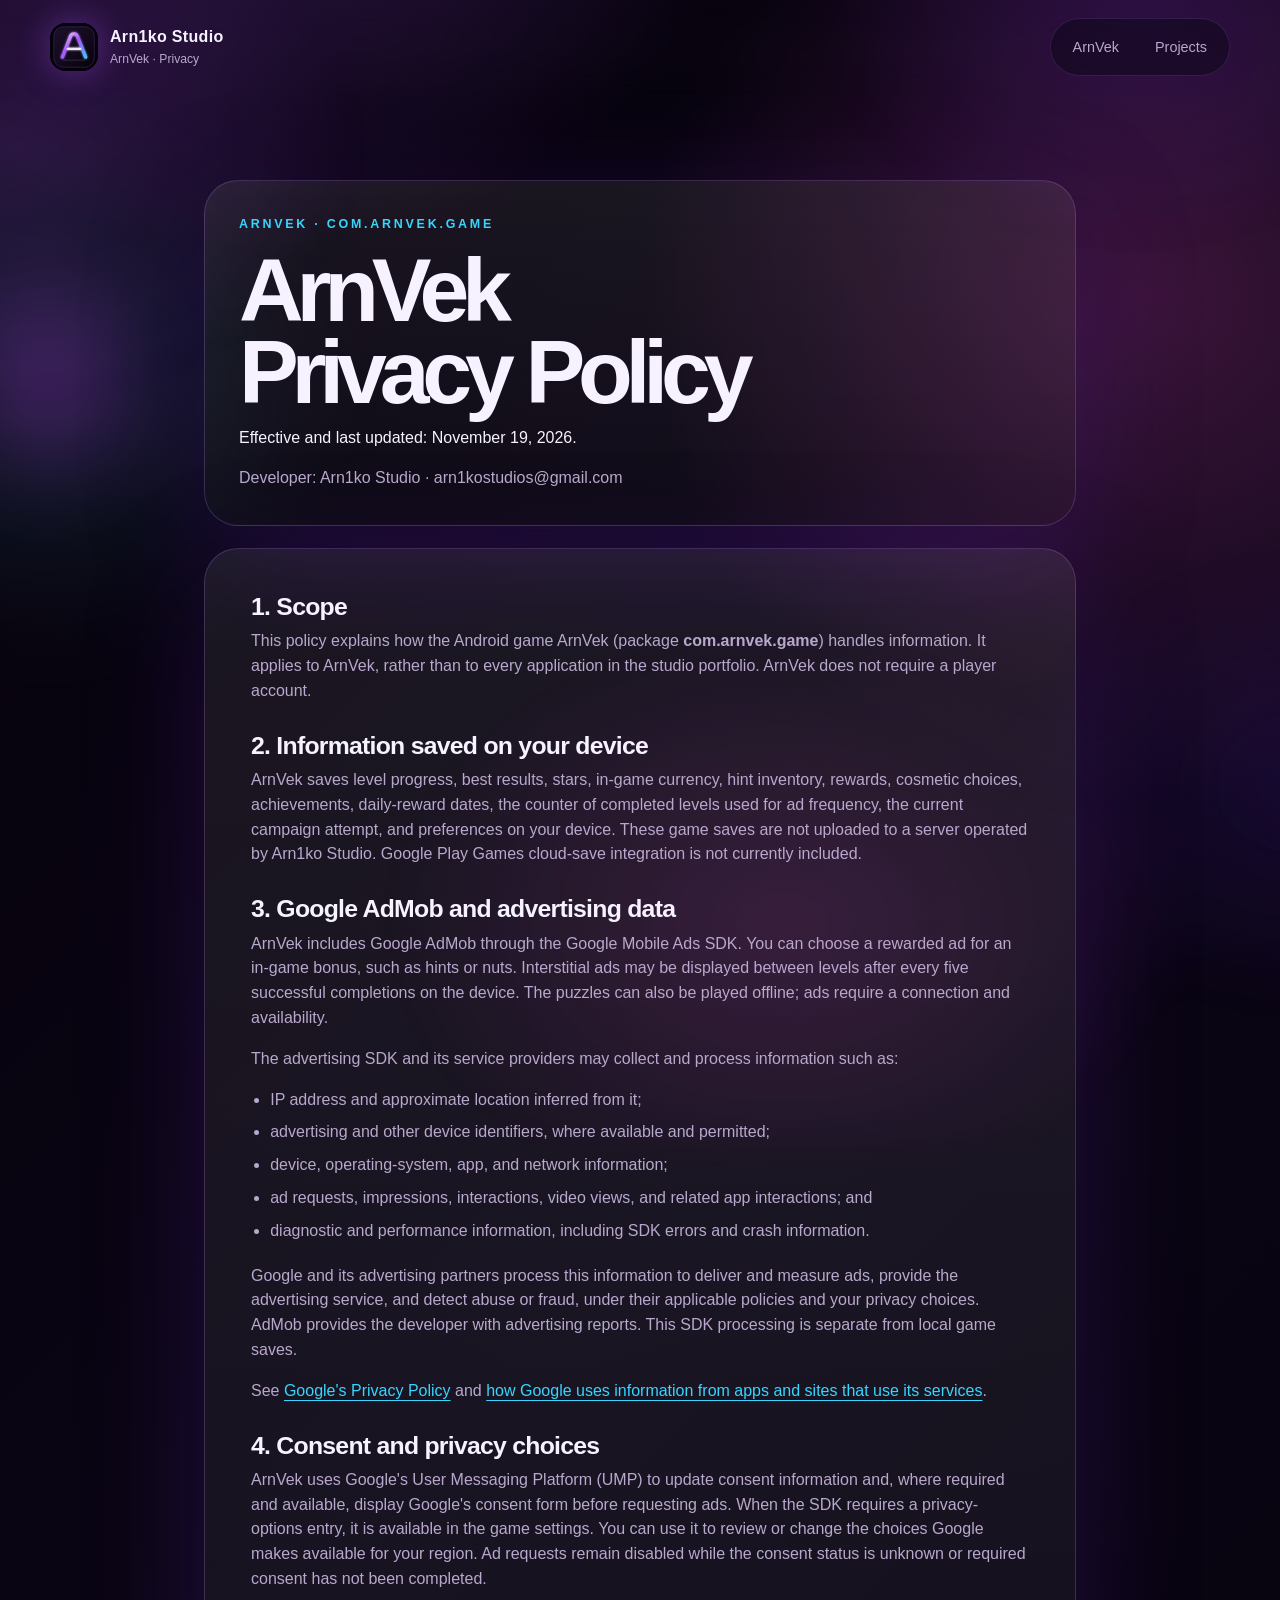
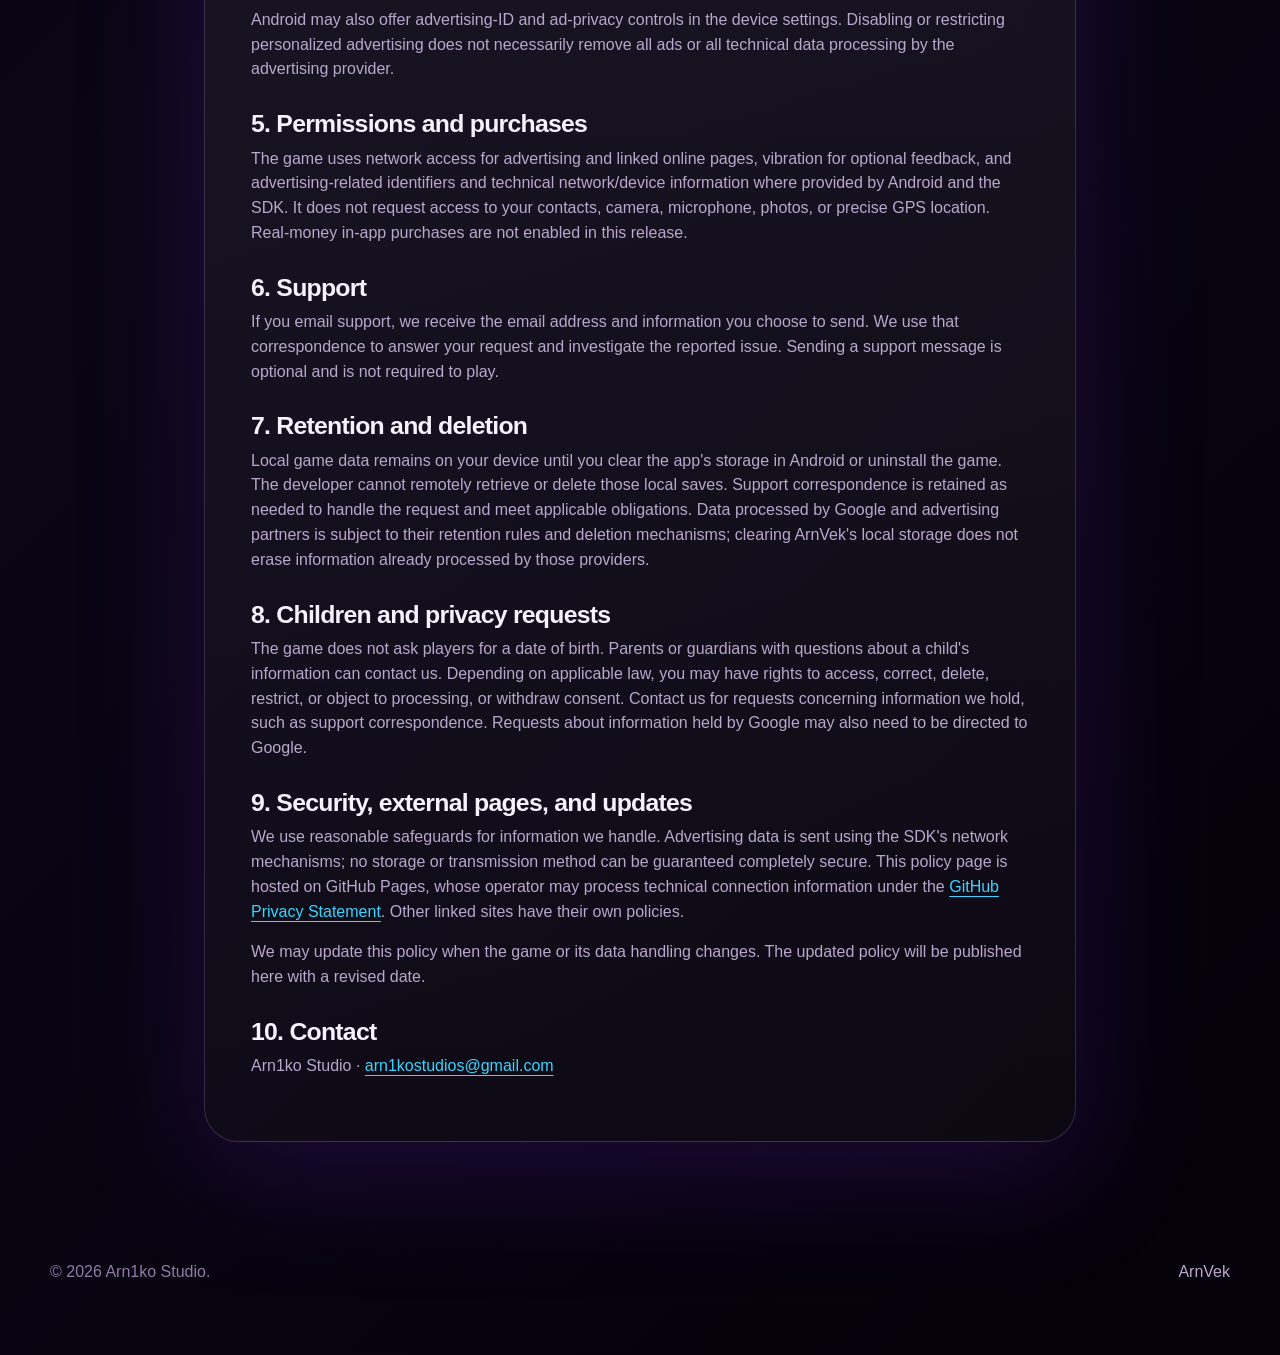
<file: arnvek-privacy.html>
<!doctype html>
<html lang="en">
  <head>
    <meta charset="utf-8">
    <meta name="viewport" content="width=device-width, initial-scale=1">
    <meta name="description" content="Privacy Policy for ArnVek, an Android gravity puzzle by Arn1ko Studio. Local saves, Google AdMob advertising, consent, and support.">
    <meta name="theme-color" content="#12051f">
    <link rel="canonical" href="https://arn1kostudio.github.io/arnvek-privacy.html">
    <title>ArnVek Privacy Policy — Arn1ko Studio</title>
    <link rel="icon" href="assets/images/favicon.svg" type="image/svg+xml">
    <link rel="stylesheet" href="styles.css">
  </head>
  <body class="policy-body">
    <div class="ambient-field" aria-hidden="true"></div>
    <div class="aurora aurora-one" aria-hidden="true"></div>
    <header class="site-header">
      <a class="brand" href="index.html" aria-label="Arn1ko Studio home">
        <span class="brand-mark" aria-hidden="true"><img src="assets/images/favicon.svg" alt=""></span>
        <span><strong>Arn1ko Studio</strong><small>ArnVek · Privacy</small></span>
      </a>
      <nav class="nav" aria-label="Policy navigation">
        <a href="app-arnvek.html">ArnVek</a>
        <a href="index.html#apps">Projects</a>
      </nav>
    </header>
    <main class="policy-shell">
      <section class="policy-hero">
        <p class="eyebrow">ArnVek · com.arnvek.game</p>
        <h1>ArnVek Privacy Policy</h1>
        <p>Effective and last updated: November 19, 2026.</p>
        <p>Developer: Arn1ko Studio · <a href="mailto:arn1kostudios@gmail.com">arn1kostudios@gmail.com</a></p>
      </section>
      <article id="english" class="policy-card" lang="en">
        <h2>1. Scope</h2>
        <p>This policy explains how the Android game ArnVek (package <strong>com.arnvek.game</strong>) handles information. It applies to ArnVek, rather than to every application in the studio portfolio. ArnVek does not require a player account.</p>
        <h2>2. Information saved on your device</h2>
        <p>ArnVek saves level progress, best results, stars, in-game currency, hint inventory, rewards, cosmetic choices, achievements, daily-reward dates, the counter of completed levels used for ad frequency, the current campaign attempt, and preferences on your device. These game saves are not uploaded to a server operated by Arn1ko Studio. Google Play Games cloud-save integration is not currently included.</p>
        <h2>3. Google AdMob and advertising data</h2>
        <p>ArnVek includes Google AdMob through the Google Mobile Ads SDK. You can choose a rewarded ad for an in-game bonus, such as hints or nuts. Interstitial ads may be displayed between levels after every five successful completions on the device. The puzzles can also be played offline; ads require a connection and availability.</p>
        <p>The advertising SDK and its service providers may collect and process information such as:</p>
        <ul>
          <li>IP address and approximate location inferred from it;</li>
          <li>advertising and other device identifiers, where available and permitted;</li>
          <li>device, operating-system, app, and network information;</li>
          <li>ad requests, impressions, interactions, video views, and related app interactions; and</li>
          <li>diagnostic and performance information, including SDK errors and crash information.</li>
        </ul>
        <p>Google and its advertising partners process this information to deliver and measure ads, provide the advertising service, and detect abuse or fraud, under their applicable policies and your privacy choices. AdMob provides the developer with advertising reports. This SDK processing is separate from local game saves.</p>
        <p>See <a href="https://policies.google.com/privacy">Google's Privacy Policy</a> and <a href="https://policies.google.com/technologies/partner-sites">how Google uses information from apps and sites that use its services</a>.</p>
        <h2>4. Consent and privacy choices</h2>
        <p>ArnVek uses Google's User Messaging Platform (UMP) to update consent information and, where required and available, display Google's consent form before requesting ads. When the SDK requires a privacy-options entry, it is available in the game settings. You can use it to review or change the choices Google makes available for your region. Ad requests remain disabled while the consent status is unknown or required consent has not been completed.</p>
        <p>Android may also offer advertising-ID and ad-privacy controls in the device settings. Disabling or restricting personalized advertising does not necessarily remove all ads or all technical data processing by the advertising provider.</p>
        <h2>5. Permissions and purchases</h2>
        <p>The game uses network access for advertising and linked online pages, vibration for optional feedback, and advertising-related identifiers and technical network/device information where provided by Android and the SDK. It does not request access to your contacts, camera, microphone, photos, or precise GPS location. Real-money in-app purchases are not enabled in this release.</p>
        <h2>6. Support</h2>
        <p>If you email support, we receive the email address and information you choose to send. We use that correspondence to answer your request and investigate the reported issue. Sending a support message is optional and is not required to play.</p>
        <h2>7. Retention and deletion</h2>
        <p>Local game data remains on your device until you clear the app's storage in Android or uninstall the game. The developer cannot remotely retrieve or delete those local saves. Support correspondence is retained as needed to handle the request and meet applicable obligations. Data processed by Google and advertising partners is subject to their retention rules and deletion mechanisms; clearing ArnVek's local storage does not erase information already processed by those providers.</p>
        <h2>8. Children and privacy requests</h2>
        <p>The game does not ask players for a date of birth. Parents or guardians with questions about a child's information can contact us. Depending on applicable law, you may have rights to access, correct, delete, restrict, or object to processing, or withdraw consent. Contact us for requests concerning information we hold, such as support correspondence. Requests about information held by Google may also need to be directed to Google.</p>
        <h2>9. Security, external pages, and updates</h2>
        <p>We use reasonable safeguards for information we handle. Advertising data is sent using the SDK's network mechanisms; no storage or transmission method can be guaranteed completely secure. This policy page is hosted on GitHub Pages, whose operator may process technical connection information under the <a href="https://docs.github.com/en/site-policy/privacy-policies/github-general-privacy-statement">GitHub Privacy Statement</a>. Other linked sites have their own policies.</p>
        <p>We may update this policy when the game or its data handling changes. The updated policy will be published here with a revised date.</p>
        <h2>10. Contact</h2>
        <p>Arn1ko Studio · <a href="mailto:arn1kostudios@gmail.com">arn1kostudios@gmail.com</a></p>
      </article>
    </main>
    <footer class="site-footer">
      <p>&copy; <span id="year"></span> Arn1ko Studio.</p>
      <a href="app-arnvek.html">ArnVek</a>
    </footer>
    <script src="script.js"></script>
  </body>
</html>
</file>
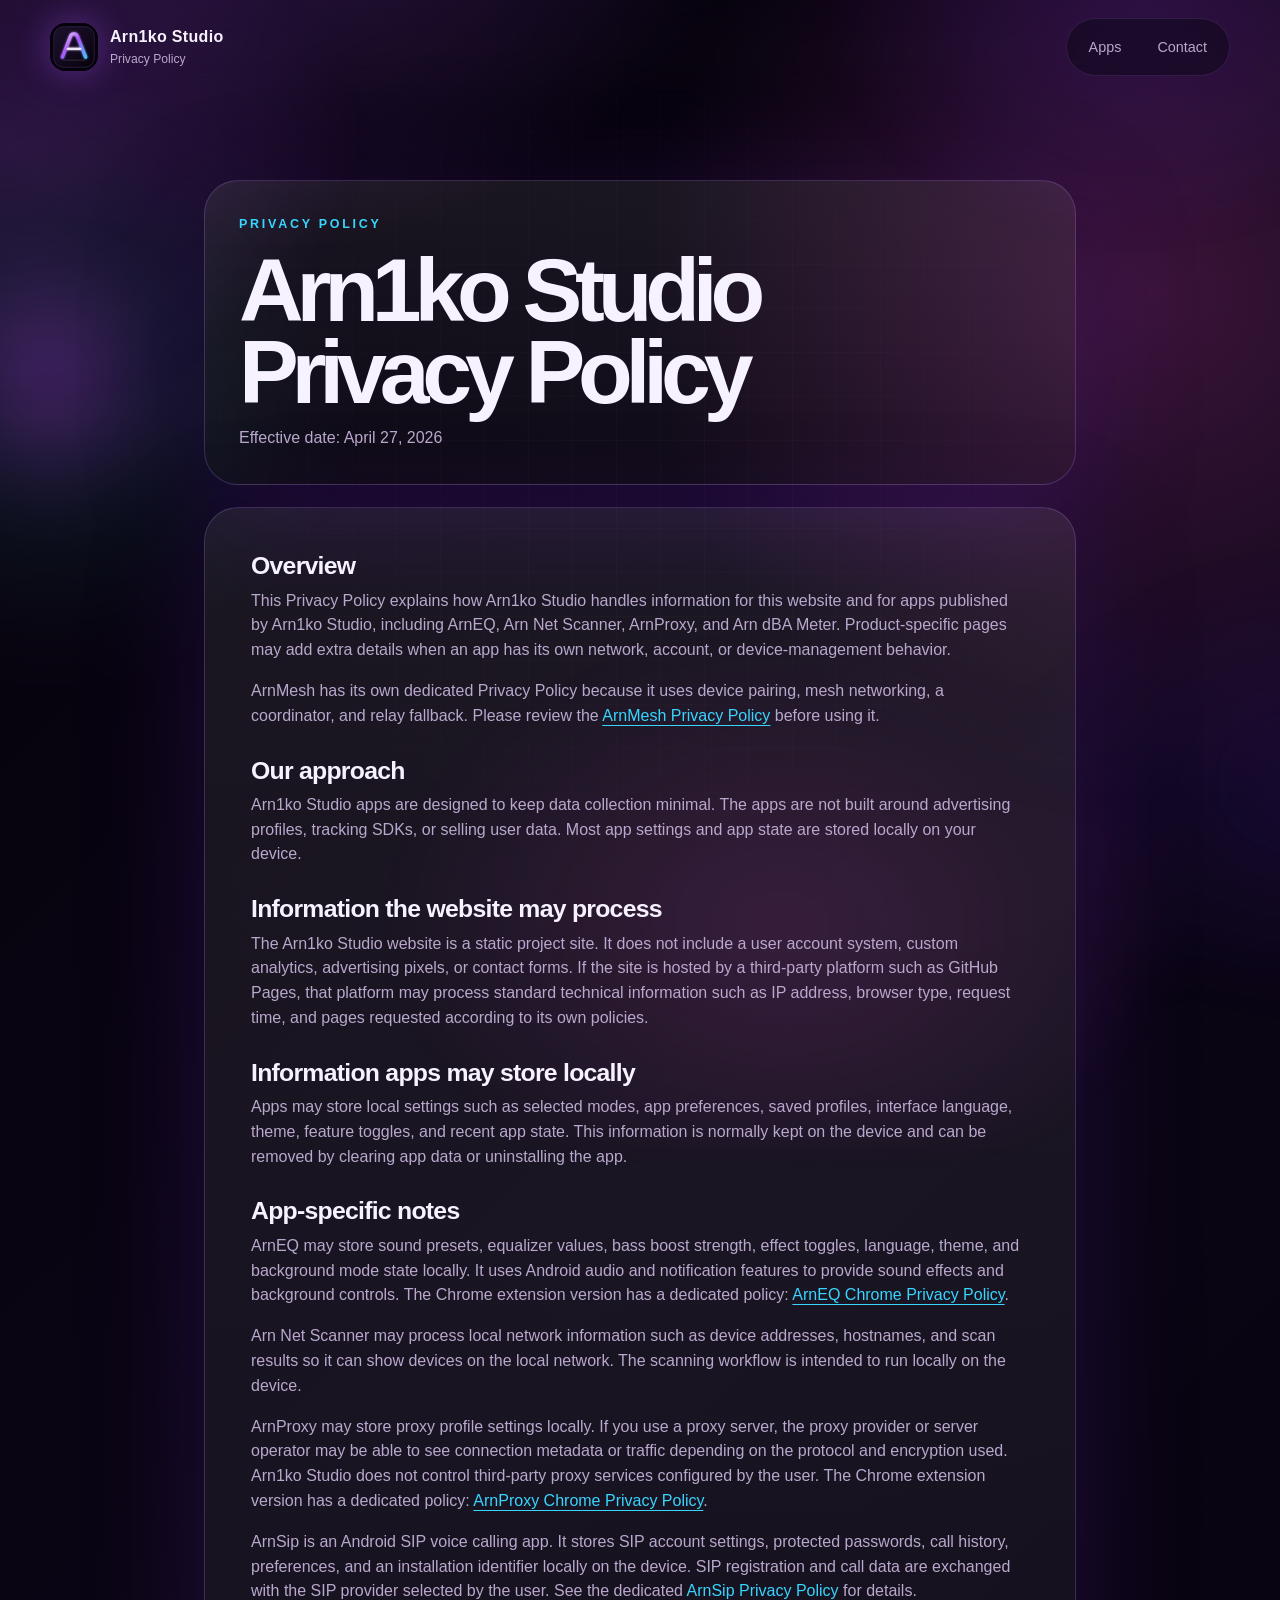
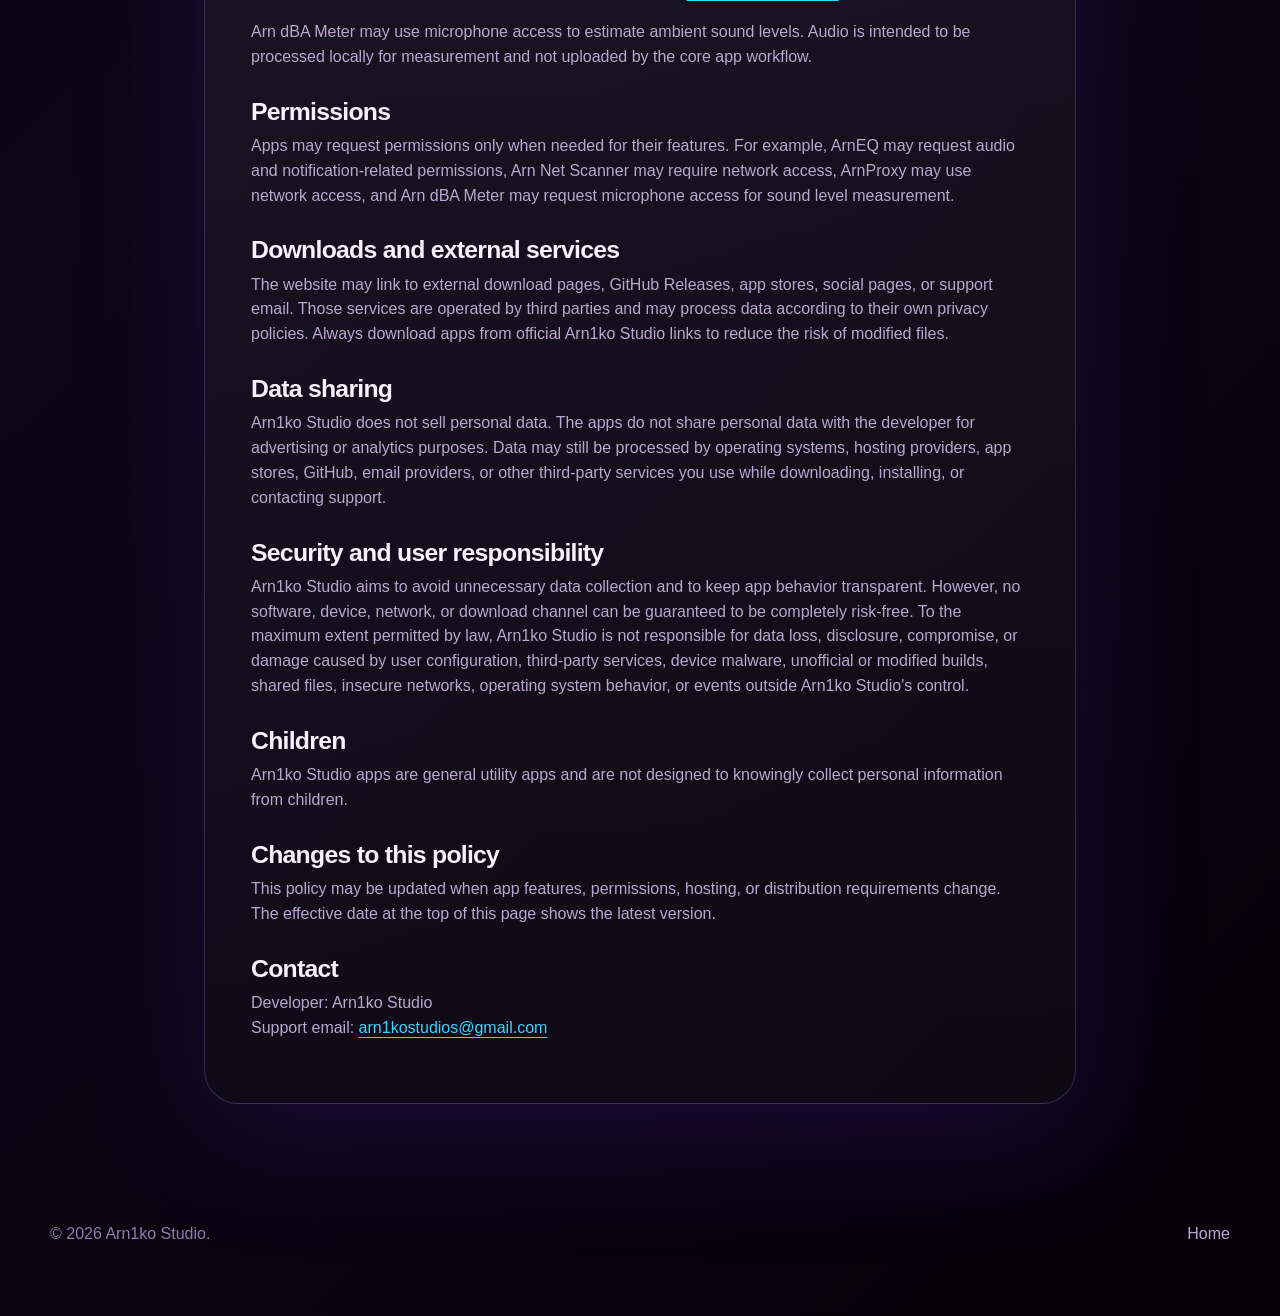
<file: privacy-policy.html>
<!doctype html>
<html lang="en">
  <head>
    <meta charset="utf-8">
    <meta name="viewport" content="width=device-width, initial-scale=1">
    <meta name="description" content="Privacy Policy for Arn1ko Studio websites and apps.">
    <meta name="theme-color" content="#12051f">
    <title>Privacy Policy - Arn1ko Studio</title>
    <link rel="icon" href="assets/images/favicon.svg" type="image/svg+xml">
    <link rel="stylesheet" href="styles.css">
  </head>
  <body class="policy-body">
    <div class="ambient-field" aria-hidden="true"></div>
    <div class="aurora aurora-one" aria-hidden="true"></div>
    <div class="grid-noise" aria-hidden="true"></div>

    <header class="site-header">
      <a class="brand" href="index.html" aria-label="Arn1ko Studio home">
        <span class="brand-mark" aria-hidden="true"><img src="assets/images/favicon.svg" alt=""></span>
        <span>
          <strong>Arn1ko Studio</strong>
          <small>Privacy Policy</small>
        </span>
      </a>
      <nav class="nav" aria-label="Policy navigation">
        <a href="index.html#apps">Apps</a>
        <a href="index.html#contact">Contact</a>
      </nav>
    </header>

    <main class="policy-shell">
      <section class="policy-hero">
        <p class="eyebrow">Privacy Policy</p>
        <h1>Arn1ko Studio Privacy Policy</h1>
        <p>Effective date: April 27, 2026</p>
      </section>

      <article class="policy-card">
        <h2>Overview</h2>
        <p>
          This Privacy Policy explains how Arn1ko Studio handles information for
          this website and for apps published by Arn1ko Studio, including ArnEQ,
          Arn Net Scanner, ArnProxy, and Arn dBA Meter. Product-specific pages
          may add extra details when an app has its own network, account, or
          device-management behavior.
        </p>
        <p>
          ArnMesh has its own dedicated Privacy Policy because it uses device
          pairing, mesh networking, a coordinator, and relay fallback. Please
          review the
          <a href="https://arn1kostudio.github.io/arnmesh/privacy-policy.html">ArnMesh Privacy Policy</a>
          before using it.
        </p>

        <h2>Our approach</h2>
        <p>
          Arn1ko Studio apps are designed to keep data collection minimal. The
          apps are not built around advertising profiles, tracking SDKs, or
          selling user data. Most app settings and app state are stored locally
          on your device.
        </p>

        <h2>Information the website may process</h2>
        <p>
          The Arn1ko Studio website is a static project site. It does not
          include a user account system, custom analytics, advertising pixels,
          or contact forms. If the site is hosted by a third-party platform
          such as GitHub Pages, that platform may process standard technical
          information such as IP address, browser type, request time, and pages
          requested according to its own policies.
        </p>

        <h2>Information apps may store locally</h2>
        <p>
          Apps may store local settings such as selected modes, app preferences,
          saved profiles, interface language, theme, feature toggles, and recent
          app state. This information is normally kept on the device and can be
          removed by clearing app data or uninstalling the app.
        </p>

        <h2>App-specific notes</h2>
        <p>
          ArnEQ may store sound presets, equalizer values, bass boost strength,
          effect toggles, language, theme, and background mode state locally. It
          uses Android audio and notification features to provide sound effects
          and background controls. The Chrome extension version has a dedicated
          policy:
          <a href="arneq-chrome-privacy.html">ArnEQ Chrome Privacy Policy</a>.
        </p>
        <p>
          Arn Net Scanner may process local network information such as device
          addresses, hostnames, and scan results so it can show devices on the
          local network. The scanning workflow is intended to run locally on the
          device.
        </p>
        <p>
          ArnProxy may store proxy profile settings locally. If you use a proxy
          server, the proxy provider or server operator may be able to see
          connection metadata or traffic depending on the protocol and
          encryption used. Arn1ko Studio does not control third-party proxy
          services configured by the user. The Chrome extension version has a
          dedicated policy:
          <a href="arnproxy-chrome-privacy.html">ArnProxy Chrome Privacy Policy</a>.
        </p>
        <p>
          ArnSip is an Android SIP voice calling app. It stores SIP account
          settings, protected passwords, call history, preferences, and an
          installation identifier locally on the device. SIP registration and
          call data are exchanged with the SIP provider selected by the user.
          See the dedicated <a href="arnsip-privacy.html">ArnSip Privacy Policy</a>
          for details.
        </p>
        <p>
          Arn dBA Meter may use microphone access to estimate ambient sound
          levels. Audio is intended to be processed locally for measurement and
          not uploaded by the core app workflow.
        </p>

        <h2>Permissions</h2>
        <p>
          Apps may request permissions only when needed for their features. For
          example, ArnEQ may request audio and notification-related permissions,
          Arn Net Scanner may require network access, ArnProxy may use network
          access, and Arn dBA Meter may request microphone access for sound
          level measurement.
        </p>

        <h2>Downloads and external services</h2>
        <p>
          The website may link to external download pages, GitHub Releases, app
          stores, social pages, or support email. Those services are operated by
          third parties and may process data according to their own privacy
          policies. Always download apps from official Arn1ko Studio links to
          reduce the risk of modified files.
        </p>

        <h2>Data sharing</h2>
        <p>
          Arn1ko Studio does not sell personal data. The apps do not share
          personal data with the developer for advertising or analytics
          purposes. Data may still be processed by operating systems, hosting
          providers, app stores, GitHub, email providers, or other third-party
          services you use while downloading, installing, or contacting support.
        </p>

        <h2>Security and user responsibility</h2>
        <p>
          Arn1ko Studio aims to avoid unnecessary data collection and to keep
          app behavior transparent. However, no software, device, network, or
          download channel can be guaranteed to be completely risk-free. To the
          maximum extent permitted by law, Arn1ko Studio is not responsible for
          data loss, disclosure, compromise, or damage caused by user
          configuration, third-party services, device malware, unofficial or
          modified builds, shared files, insecure networks, operating system
          behavior, or events outside Arn1ko Studio's control.
        </p>

        <h2>Children</h2>
        <p>
          Arn1ko Studio apps are general utility apps and are not designed to
          knowingly collect personal information from children.
        </p>

        <h2>Changes to this policy</h2>
        <p>
          This policy may be updated when app features, permissions, hosting, or
          distribution requirements change. The effective date at the top of
          this page shows the latest version.
        </p>

        <h2>Contact</h2>
        <p>
          Developer: Arn1ko Studio<br>
          Support email: <a href="mailto:arn1kostudios@gmail.com">arn1kostudios@gmail.com</a>
        </p>
      </article>
    </main>

    <footer class="site-footer">
      <p>&copy; <span id="year"></span> Arn1ko Studio.</p>
      <a href="index.html">Home</a>
    </footer>

    <script src="script.js"></script>
  </body>
</html>
</file>
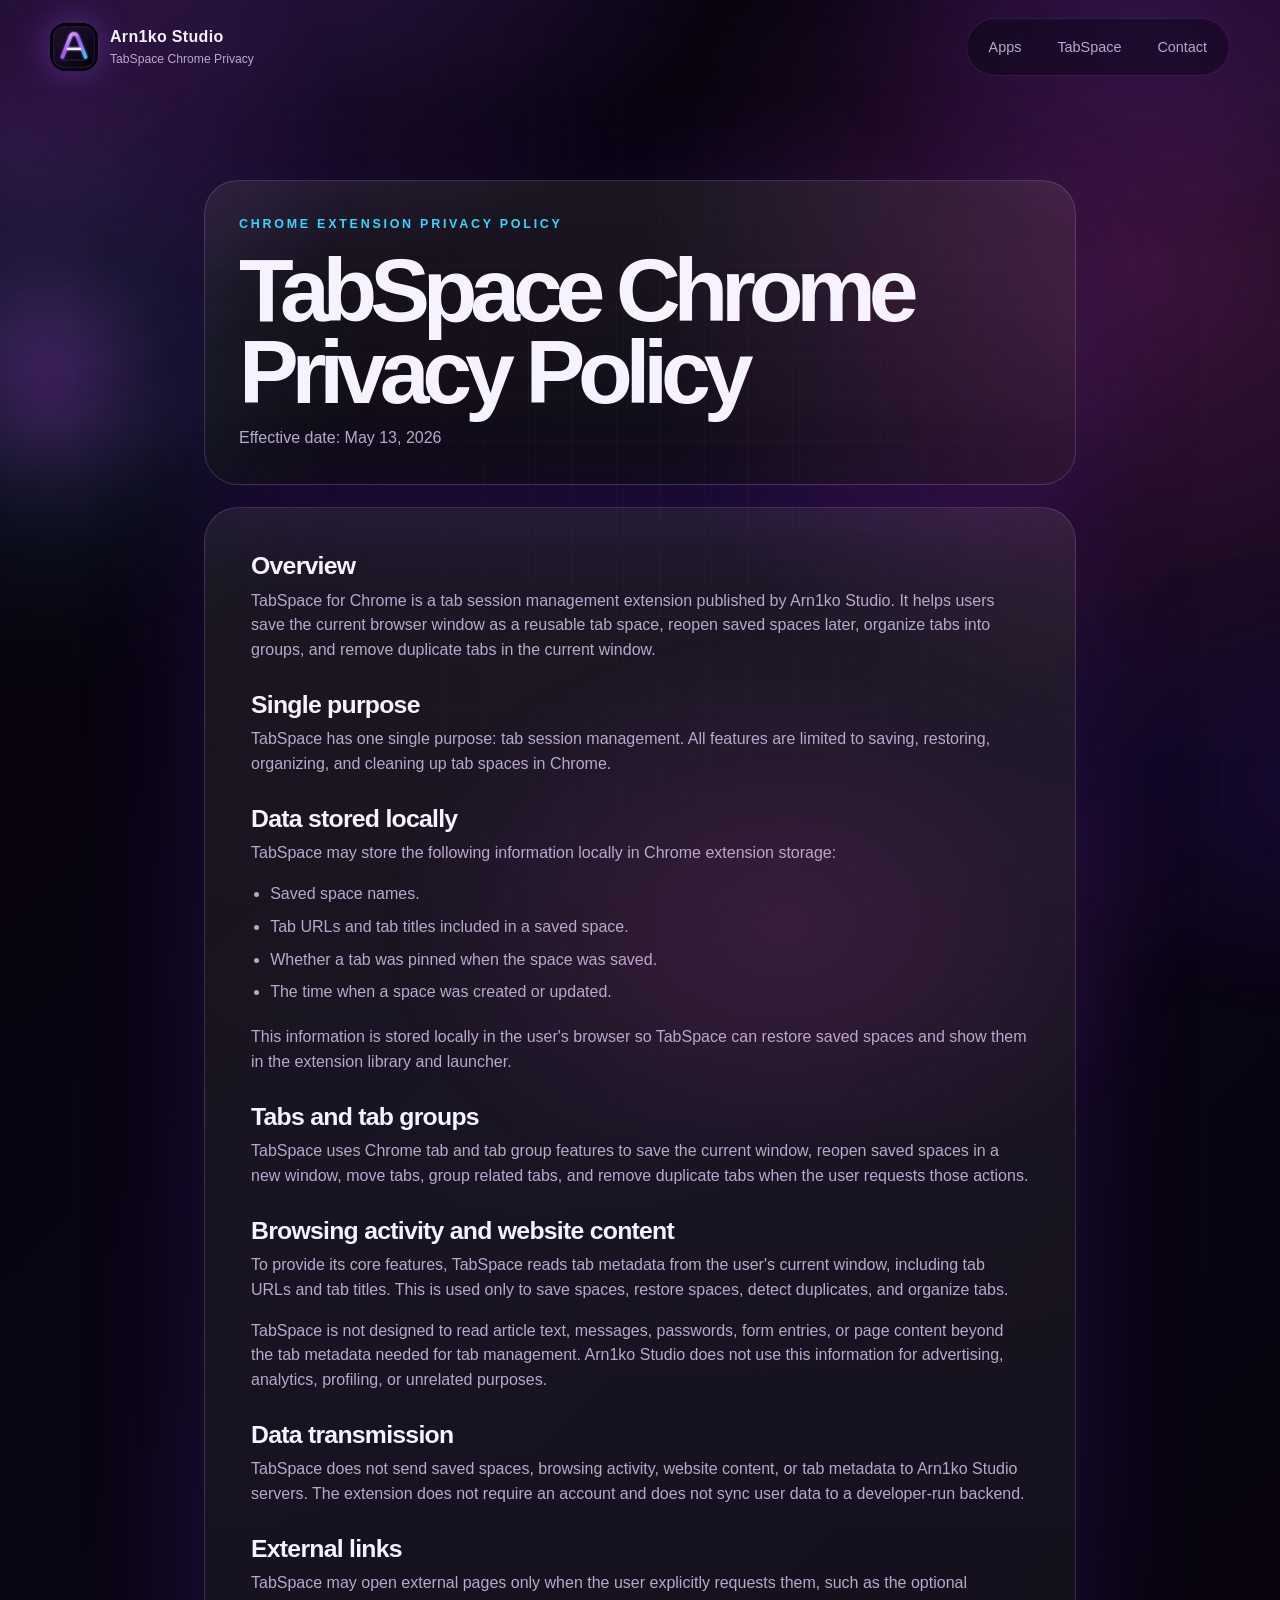
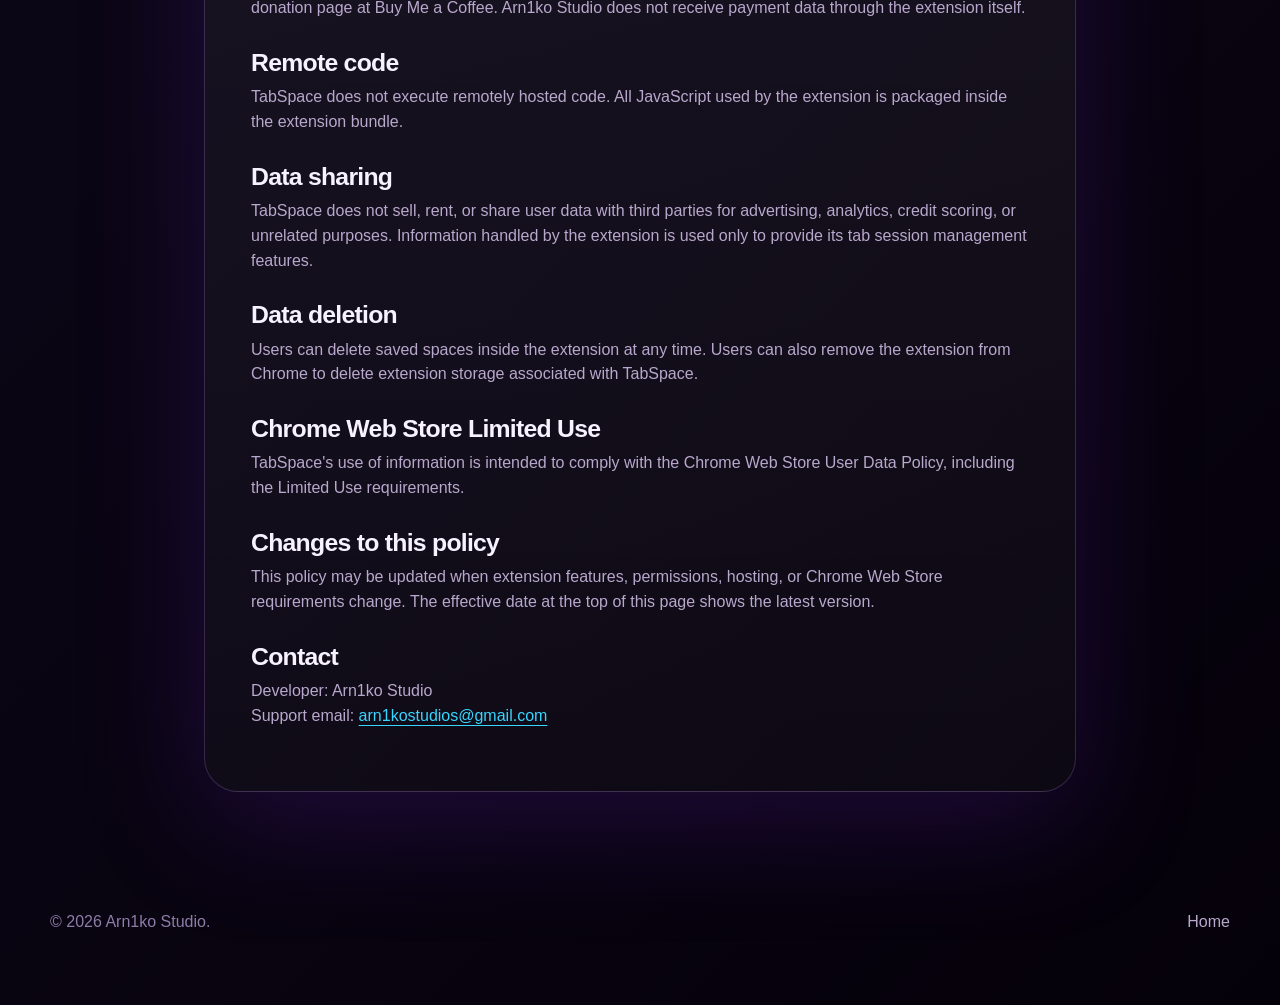
<file: tabspace-chrome-privacy.html>
<!doctype html>
<html lang="en">
  <head>
    <meta charset="utf-8">
    <meta name="viewport" content="width=device-width, initial-scale=1">
    <meta name="description" content="Privacy Policy for the TabSpace Chrome extension by Arn1ko Studio.">
    <meta name="theme-color" content="#12051f">
    <title>TabSpace Chrome Privacy Policy - Arn1ko Studio</title>
    <link rel="icon" href="assets/images/favicon.svg" type="image/svg+xml">
    <link rel="stylesheet" href="styles.css">
  </head>
  <body class="policy-body">
    <div class="ambient-field" aria-hidden="true"></div>
    <div class="aurora aurora-one" aria-hidden="true"></div>
    <div class="grid-noise" aria-hidden="true"></div>

    <header class="site-header">
      <a class="brand" href="index.html" aria-label="Arn1ko Studio home">
        <span class="brand-mark" aria-hidden="true"><img src="assets/images/favicon.svg" alt=""></span>
        <span>
          <strong>Arn1ko Studio</strong>
          <small>TabSpace Chrome Privacy</small>
        </span>
      </a>
      <nav class="nav" aria-label="Policy navigation">
        <a href="index.html#apps">Apps</a>
        <a href="app-tabspace.html">TabSpace</a>
        <a href="index.html#contact">Contact</a>
      </nav>
    </header>

    <main class="policy-shell">
      <section class="policy-hero">
        <p class="eyebrow">Chrome Extension Privacy Policy</p>
        <h1>TabSpace Chrome Privacy Policy</h1>
        <p>Effective date: May 13, 2026</p>
      </section>

      <article class="policy-card">
        <h2>Overview</h2>
        <p>
          TabSpace for Chrome is a tab session management extension published
          by Arn1ko Studio. It helps users save the current browser window as a
          reusable tab space, reopen saved spaces later, organize tabs into
          groups, and remove duplicate tabs in the current window.
        </p>

        <h2>Single purpose</h2>
        <p>
          TabSpace has one single purpose: tab session management. All features
          are limited to saving, restoring, organizing, and cleaning up tab
          spaces in Chrome.
        </p>

        <h2>Data stored locally</h2>
        <p>
          TabSpace may store the following information locally in Chrome
          extension storage:
        </p>
        <ul>
          <li>Saved space names.</li>
          <li>Tab URLs and tab titles included in a saved space.</li>
          <li>Whether a tab was pinned when the space was saved.</li>
          <li>The time when a space was created or updated.</li>
        </ul>
        <p>
          This information is stored locally in the user's browser so TabSpace
          can restore saved spaces and show them in the extension library and
          launcher.
        </p>

        <h2>Tabs and tab groups</h2>
        <p>
          TabSpace uses Chrome tab and tab group features to save the current
          window, reopen saved spaces in a new window, move tabs, group related
          tabs, and remove duplicate tabs when the user requests those actions.
        </p>

        <h2>Browsing activity and website content</h2>
        <p>
          To provide its core features, TabSpace reads tab metadata from the
          user's current window, including tab URLs and tab titles. This is
          used only to save spaces, restore spaces, detect duplicates, and
          organize tabs.
        </p>
        <p>
          TabSpace is not designed to read article text, messages, passwords,
          form entries, or page content beyond the tab metadata needed for tab
          management. Arn1ko Studio does not use this information for
          advertising, analytics, profiling, or unrelated purposes.
        </p>

        <h2>Data transmission</h2>
        <p>
          TabSpace does not send saved spaces, browsing activity, website
          content, or tab metadata to Arn1ko Studio servers. The extension does
          not require an account and does not sync user data to a developer-run
          backend.
        </p>

        <h2>External links</h2>
        <p>
          TabSpace may open external pages only when the user explicitly
          requests them, such as the optional donation page at Buy Me a Coffee.
          Arn1ko Studio does not receive payment data through the extension
          itself.
        </p>

        <h2>Remote code</h2>
        <p>
          TabSpace does not execute remotely hosted code. All JavaScript used
          by the extension is packaged inside the extension bundle.
        </p>

        <h2>Data sharing</h2>
        <p>
          TabSpace does not sell, rent, or share user data with third parties
          for advertising, analytics, credit scoring, or unrelated purposes.
          Information handled by the extension is used only to provide its tab
          session management features.
        </p>

        <h2>Data deletion</h2>
        <p>
          Users can delete saved spaces inside the extension at any time. Users
          can also remove the extension from Chrome to delete extension storage
          associated with TabSpace.
        </p>

        <h2>Chrome Web Store Limited Use</h2>
        <p>
          TabSpace's use of information is intended to comply with the Chrome
          Web Store User Data Policy, including the Limited Use requirements.
        </p>

        <h2>Changes to this policy</h2>
        <p>
          This policy may be updated when extension features, permissions,
          hosting, or Chrome Web Store requirements change. The effective date
          at the top of this page shows the latest version.
        </p>

        <h2>Contact</h2>
        <p>
          Developer: Arn1ko Studio<br>
          Support email: <a href="mailto:arn1kostudios@gmail.com">arn1kostudios@gmail.com</a>
        </p>
      </article>
    </main>

    <footer class="site-footer">
      <p>&copy; <span id="year"></span> Arn1ko Studio.</p>
      <a href="index.html">Home</a>
    </footer>

    <script src="script.js"></script>
  </body>
</html>
</file>
<file: styles.css>
:root {
  color-scheme: dark;
  --bg: #05010a;
  --bg-2: #0b0615;
  --panel: rgba(22, 14, 38, 0.72);
  --panel-strong: rgba(34, 20, 56, 0.86);
  --border: rgba(196, 141, 255, 0.22);
  --border-strong: rgba(196, 141, 255, 0.42);
  --text: #f7f2ff;
  --muted: #b9a8cd;
  --muted-2: #8f7ca8;
  --purple: #a855f7;
  --violet: #7c3aed;
  --cyan: #38d5ff;
  --pink: #ff4fd8;
  --green: #28f7a8;
  --shadow: 0 30px 120px rgba(98, 35, 182, 0.25);
  --radius-xl: 34px;
  --radius-lg: 24px;
  --radius-md: 18px;
  --max: 1180px;
  --page-pad: clamp(16px, 4vw, 24px);
}

* {
  box-sizing: border-box;
}

html {
  scroll-behavior: auto;
  text-size-adjust: 100%;
  -webkit-text-size-adjust: 100%;
}

section[id] {
  scroll-margin-top: 96px;
}

body {
  width: 100%;
  min-width: 320px;
  min-height: 100vh;
  margin: 0;
  background:
    radial-gradient(circle at 20% -10%, rgba(168, 85, 247, 0.35), transparent 34rem),
    radial-gradient(circle at 90% 10%, rgba(255, 79, 216, 0.20), transparent 32rem),
    linear-gradient(135deg, #05010a 0%, #0b0615 45%, #05010a 100%);
  color: var(--text);
  font-family: "Oxanium", "Space Grotesk", "Trebuchet MS", sans-serif;
  line-height: 1.55;
  overflow-x: hidden;
  -webkit-font-smoothing: antialiased;
}

a {
  color: inherit;
  text-decoration: none;
}

img {
  display: block;
  max-width: 100%;
  height: auto;
}

body,
main,
section,
article,
div,
header,
nav,
footer {
  min-width: 0;
}

h1,
h2,
h3,
p,
li,
dd,
a {
  overflow-wrap: anywhere;
}

.aurora,
.ambient-field,
.grid-noise {
  pointer-events: none;
  position: fixed;
  inset: auto;
  z-index: -2;
}

.ambient-field {
  inset: -18vmax;
  z-index: -4;
  opacity: 0.72;
  filter: blur(18px) saturate(1.14);
  background:
    radial-gradient(34rem 24rem at 14% 28%, rgba(168, 85, 247, 0.28), transparent 66%),
    radial-gradient(30rem 22rem at 78% 18%, rgba(124, 58, 237, 0.22), transparent 68%),
    radial-gradient(36rem 26rem at 58% 84%, rgba(255, 79, 216, 0.18), transparent 70%),
    radial-gradient(26rem 20rem at 88% 74%, rgba(86, 34, 180, 0.24), transparent 72%);
  transform: translate3d(0, 0, 0) scale(1.02);
  animation: ambient-shift 22s ease-in-out infinite alternate;
}

.aurora {
  width: 34rem;
  height: 34rem;
  border-radius: 999px;
  filter: blur(36px);
  opacity: 0.55;
  mix-blend-mode: screen;
}

.aurora-one {
  top: 12%;
  left: -14rem;
  background: radial-gradient(circle, rgba(168, 85, 247, 0.75), rgba(56, 213, 255, 0.12), transparent 70%);
  animation: drift 13s ease-in-out infinite alternate;
}

.aurora-two {
  right: -16rem;
  bottom: 10%;
  background: radial-gradient(circle, rgba(255, 79, 216, 0.55), rgba(124, 58, 237, 0.38), transparent 72%);
  animation: drift 16s ease-in-out infinite alternate-reverse;
}

.grid-noise {
  inset: 0;
  z-index: -3;
  background:
    linear-gradient(rgba(255, 255, 255, 0.028) 1px, transparent 1px),
    linear-gradient(90deg, rgba(255, 255, 255, 0.028) 1px, transparent 1px);
  background-size: 44px 44px;
  mask-image: radial-gradient(circle at center, rgba(0, 0, 0, 0.9), transparent 76%);
}

.site-header {
  position: sticky;
  top: 0;
  z-index: 20;
  display: flex;
  flex-wrap: wrap;
  align-items: center;
  justify-content: space-between;
  width: min(100%, calc(var(--max) + 48px));
  margin: 0 auto;
  padding: clamp(14px, 2.4vw, 18px) var(--page-pad);
  gap: 14px;
  backdrop-filter: blur(18px);
}

.brand {
  display: inline-flex;
  align-items: center;
  gap: 12px;
}

.brand-mark {
  display: grid;
  width: 48px;
  height: 48px;
  place-items: center;
  border-radius: 16px;
  background: #07020d;
  box-shadow: 0 0 34px rgba(168, 85, 247, 0.42);
  overflow: hidden;
}

.brand-mark img {
  width: 100%;
  height: 100%;
  object-fit: cover;
}

.brand strong,
.brand small {
  display: block;
}

.brand strong {
  font-size: 1rem;
  letter-spacing: 0.02em;
}

.brand small {
  color: var(--muted);
  font-size: 0.76rem;
}

.nav {
  display: flex;
  flex-wrap: wrap;
  justify-content: flex-end;
  gap: 8px;
  max-width: 100%;
  padding: 8px;
  border: 1px solid rgba(196, 141, 255, 0.14);
  border-radius: 999px;
  background: rgba(12, 6, 24, 0.52);
}

.nav a {
  white-space: nowrap;
  padding: 9px 14px;
  border-radius: 999px;
  color: var(--muted);
  font-size: 0.9rem;
  transition: color 180ms ease, background 180ms ease;
}

.nav a:hover,
.nav a:focus-visible {
  color: var(--text);
  background: rgba(168, 85, 247, 0.18);
  outline: none;
}

.section-shell {
  max-width: var(--max);
  margin: 0 auto;
  padding: clamp(58px, 8vw, 86px) var(--page-pad);
}

.hero {
  display: grid;
  grid-template-columns: minmax(0, 1.05fr) minmax(320px, 0.95fr);
  gap: 44px;
  align-items: center;
  min-height: 720px;
  min-height: min(780px, calc(100svh - 24px));
  padding-top: 120px;
}

.eyebrow {
  margin: 0 0 14px;
  color: var(--cyan);
  font-size: 0.78rem;
  font-weight: 800;
  letter-spacing: 0.22em;
  text-transform: uppercase;
}

h1,
h2,
h3,
p {
  margin-top: 0;
}

h1 {
  max-width: 780px;
  margin-bottom: 24px;
  font-size: clamp(3.2rem, 8vw, 7.2rem);
  line-height: 0.92;
  letter-spacing: -0.08em;
  text-wrap: balance;
}

h2 {
  margin-bottom: 18px;
  font-size: clamp(2rem, 5vw, 4.3rem);
  line-height: 0.98;
  letter-spacing: -0.06em;
  text-wrap: balance;
}

h3 {
  margin-bottom: 10px;
  font-size: 1.32rem;
  letter-spacing: -0.03em;
}

.hero-text,
.section-heading p,
.contact-section p,
.glass-panel p {
  color: var(--muted);
  font-size: 1.08rem;
}

.hero-text {
  max-width: 650px;
  margin-bottom: 30px;
}

.hero-actions {
  display: flex;
  flex-wrap: wrap;
  gap: 14px;
  margin-bottom: 34px;
}

.button {
  display: inline-flex;
  align-items: center;
  justify-content: center;
  min-height: 50px;
  padding: 0 20px;
  border-radius: 999px;
  font-weight: 800;
  transition: transform 180ms ease, border-color 180ms ease, box-shadow 180ms ease;
}

.button:hover,
.button:focus-visible {
  transform: translateY(-2px);
  outline: none;
}

.button.primary {
  background: linear-gradient(135deg, var(--purple), var(--pink));
  box-shadow: 0 18px 46px rgba(168, 85, 247, 0.42);
}

.button.ghost {
  border: 1px solid var(--border-strong);
  background: rgba(255, 255, 255, 0.045);
  color: var(--text);
}

.quick-stats {
  display: grid;
  grid-template-columns: repeat(3, minmax(0, 1fr));
  gap: 12px;
  max-width: 620px;
  margin: 0;
}

.quick-stats div {
  padding: 18px;
  border: 1px solid var(--border);
  border-radius: 22px;
  background: rgba(255, 255, 255, 0.045);
}

.quick-stats dt {
  font-size: 2rem;
  font-weight: 900;
}

.quick-stats dd {
  margin: 0;
  color: var(--muted);
  font-size: 0.88rem;
}

.hero-orb {
  position: relative;
  display: grid;
  min-height: 520px;
  place-items: center;
}

.studio-deck {
  isolation: isolate;
}

.deck-card {
  position: relative;
  display: grid;
  width: min(100%, 520px);
  gap: 22px;
  padding: clamp(24px, 4vw, 34px);
  border: 1px solid rgba(216, 194, 255, 0.22);
  border-radius: 34px;
  background:
    radial-gradient(circle at 20% 10%, rgba(168, 85, 247, 0.24), transparent 34%),
    radial-gradient(circle at 88% 8%, rgba(56, 213, 255, 0.14), transparent 28%),
    linear-gradient(145deg, rgba(255, 255, 255, 0.105), rgba(255, 255, 255, 0.03)),
    rgba(10, 4, 22, 0.88);
  box-shadow:
    0 30px 110px rgba(0, 0, 0, 0.45),
    0 0 72px rgba(168, 85, 247, 0.22);
  overflow: hidden;
}

.deck-card::before {
  content: "";
  position: absolute;
  inset: 0;
  background:
    linear-gradient(rgba(255, 255, 255, 0.035) 1px, transparent 1px),
    linear-gradient(90deg, rgba(255, 255, 255, 0.035) 1px, transparent 1px);
  background-size: 34px 34px;
  mask-image: radial-gradient(circle at 50% 34%, rgba(0, 0, 0, 0.75), transparent 72%);
}

.deck-card::after {
  content: "";
  position: absolute;
  right: -90px;
  bottom: -110px;
  width: 260px;
  height: 260px;
  border: 1px solid rgba(168, 85, 247, 0.20);
  border-radius: 999px;
  box-shadow: 0 0 54px rgba(168, 85, 247, 0.16);
}

.deck-header,
.deck-card > p,
.deck-apps {
  position: relative;
  z-index: 1;
}

.deck-header {
  display: flex;
  align-items: center;
  gap: 18px;
}

.deck-mark {
  display: grid;
  width: clamp(70px, 12vw, 94px);
  height: clamp(70px, 12vw, 94px);
  flex: 0 0 auto;
  place-items: center;
  border-radius: 26px;
  background: #07020d;
  box-shadow: 0 22px 68px rgba(124, 58, 237, 0.42);
  overflow: hidden;
}

.deck-mark img {
  width: 100%;
  height: 100%;
  object-fit: cover;
}

.deck-title {
  display: grid;
  gap: 5px;
}

.deck-title span {
  color: var(--cyan);
  font-size: 0.78rem;
  font-weight: 900;
  letter-spacing: 0.18em;
  text-transform: uppercase;
}

.deck-title strong {
  max-width: 12ch;
  font-size: clamp(1.75rem, 4vw, 2.85rem);
  line-height: 0.98;
  letter-spacing: -0.055em;
}

.deck-card > p {
  max-width: 440px;
  margin: 0;
  color: var(--muted);
}

.deck-apps {
  display: grid;
  grid-template-columns: repeat(2, minmax(0, 1fr));
  gap: 12px;
}

.deck-app {
  display: grid;
  grid-template-columns: auto minmax(0, 1fr);
  grid-template-areas:
    "icon name"
    "icon text";
  gap: 2px 12px;
  align-items: center;
  min-height: 86px;
  padding: 14px;
  border: 1px solid rgba(196, 141, 255, 0.18);
  border-radius: 22px;
  background: rgba(5, 1, 10, 0.48);
  transition: transform 180ms ease, border-color 180ms ease, background 180ms ease;
}

.deck-app:hover,
.deck-app:focus-visible {
  transform: translateY(-3px);
  border-color: var(--border-strong);
  background: rgba(168, 85, 247, 0.12);
  outline: none;
}

.deck-app-wide {
  grid-column: 1 / -1;
}

.deck-icon {
  grid-area: icon;
  display: grid;
  width: 44px;
  height: 44px;
  place-items: center;
  border-radius: 16px;
  background: linear-gradient(145deg, rgba(168, 85, 247, 0.95), rgba(56, 213, 255, 0.72));
  box-shadow: 0 12px 34px rgba(168, 85, 247, 0.24);
}

.deck-image {
  overflow: hidden;
  padding: 0;
  background: rgba(255, 255, 255, 0.04);
}

.deck-image img {
  width: 100%;
  height: 100%;
  object-fit: cover;
}

.deck-app strong {
  grid-area: name;
  min-width: 0;
  font-size: 1rem;
  line-height: 1.12;
}

.deck-app small {
  grid-area: text;
  min-width: 0;
  color: var(--muted);
  font-size: 0.82rem;
}

.section-heading {
  max-width: 780px;
  margin-bottom: 34px;
}

.section-heading.split {
  display: grid;
  max-width: none;
  grid-template-columns: 1fr 0.76fr;
  gap: 34px;
  align-items: end;
}

.app-grid {
  display: grid;
  grid-template-columns: repeat(4, minmax(0, 1fr));
  gap: 18px;
}

.app-card {
  position: relative;
  min-height: 310px;
  padding: 22px;
  border: 1px solid var(--border);
  border-radius: var(--radius-lg);
  background:
    linear-gradient(180deg, rgba(255, 255, 255, 0.075), rgba(255, 255, 255, 0.028)),
    var(--panel);
  box-shadow: var(--shadow);
  overflow: hidden;
}

.app-card::after {
  content: "";
  position: absolute;
  inset: auto -20% -40% -20%;
  height: 150px;
  background: radial-gradient(circle, rgba(168, 85, 247, 0.22), transparent 70%);
}

.featured-card {
  grid-column: span 2;
  background:
    radial-gradient(circle at 22% 18%, rgba(56, 213, 255, 0.18), transparent 25rem),
    radial-gradient(circle at 78% 80%, rgba(255, 79, 216, 0.20), transparent 24rem),
    var(--panel-strong);
}

.mesh-card {
  background:
    radial-gradient(circle at 20% 20%, rgba(119, 242, 208, 0.13), transparent 22rem),
    radial-gradient(circle at 78% 76%, rgba(168, 85, 247, 0.22), transparent 26rem),
    var(--panel-strong);
}

.app-icon {
  position: relative;
  z-index: 1;
  width: 68px;
  height: 68px;
  margin-bottom: 22px;
  border-radius: 20px;
  object-fit: cover;
  box-shadow: 0 18px 44px rgba(0, 0, 0, 0.35);
}

.app-content {
  position: relative;
  z-index: 1;
}

.app-content p {
  color: var(--muted);
}

.app-content ul {
  display: grid;
  gap: 8px;
  margin: 18px 0 0;
  padding: 0;
  list-style: none;
  color: var(--muted);
}

.app-content li {
  position: relative;
  padding-left: 18px;
}

.app-content li::before {
  content: "";
  position: absolute;
  top: 0.7em;
  left: 0;
  width: 7px;
  height: 7px;
  border-radius: 999px;
  background: var(--cyan);
  box-shadow: 0 0 18px var(--cyan);
}

.app-detail-link {
  display: inline-flex;
  margin-top: 20px;
  color: var(--cyan);
  font-weight: 900;
  text-decoration: underline;
  text-underline-offset: 5px;
}

.app-detail-link:hover,
.app-detail-link:focus-visible {
  color: var(--text);
  outline: none;
}

.status-pill {
  display: inline-flex;
  align-items: center;
  margin-bottom: 14px;
  padding: 6px 10px;
  border: 1px solid rgba(168, 85, 247, 0.32);
  border-radius: 999px;
  background: rgba(168, 85, 247, 0.12);
  color: #d8c2ff;
  font-size: 0.75rem;
  font-weight: 800;
  letter-spacing: 0.08em;
  text-transform: uppercase;
}

.status-pill.live {
  border-color: rgba(40, 247, 168, 0.42);
  background: rgba(40, 247, 168, 0.10);
  color: #a7ffd9;
}

.status-pill.dev {
  border-color: rgba(56, 213, 255, 0.38);
  background: rgba(56, 213, 255, 0.10);
  color: #aeeeff;
}

.showcase-section {
  padding-top: 56px;
}

.showcase-grid {
  display: grid;
  grid-template-columns: repeat(4, minmax(0, 1fr));
  gap: 18px;
  align-items: start;
}

.phone-shot {
  margin: 0;
  padding: 10px;
  border: 1px solid var(--border);
  border-radius: 28px;
  background: rgba(255, 255, 255, 0.045);
  box-shadow: var(--shadow);
  transform: translateY(0);
  transition: transform 220ms ease, border-color 220ms ease;
}

.phone-shot:nth-child(2),
.phone-shot:nth-child(3) {
  margin-top: 50px;
}

.phone-shot:hover {
  transform: translateY(-8px);
  border-color: var(--border-strong);
}

.phone-shot img {
  width: 100%;
  border-radius: 22px;
}

.phone-shot figcaption {
  padding: 14px 8px 4px;
  color: var(--muted);
  font-size: 0.9rem;
}

.reveal {
  opacity: 0;
  transform: translateY(22px);
  transition: opacity 700ms ease, transform 700ms ease;
}

.reveal.is-visible {
  opacity: 1;
  transform: translateY(0);
}

.about-section {
  display: grid;
  grid-template-columns: 0.88fr 1.12fr;
  gap: 20px;
}

.glass-panel,
.principles article,
.contact-card,
.policy-card,
.policy-hero {
  border: 1px solid var(--border);
  border-radius: var(--radius-xl);
  background: linear-gradient(180deg, rgba(255, 255, 255, 0.078), rgba(255, 255, 255, 0.032));
  box-shadow: var(--shadow);
}

.glass-panel {
  padding: 34px;
}

.principles {
  display: grid;
  gap: 14px;
}

.principles article {
  padding: 24px;
}

.principles span {
  display: inline-block;
  margin-bottom: 12px;
  color: var(--cyan);
  font-weight: 900;
  letter-spacing: 0.12em;
}

.principles p {
  margin-bottom: 0;
  color: var(--muted);
}

.contact-section {
  display: grid;
  grid-template-columns: 1fr 0.72fr;
  gap: 24px;
  align-items: center;
}

.contact-card {
  display: grid;
  gap: 10px;
  padding: 28px;
}

.contact-card > a:first-child {
  color: var(--cyan);
  font-size: clamp(1.2rem, 3vw, 1.8rem);
  font-weight: 900;
  word-break: break-word;
}

.contact-card span {
  color: var(--muted);
}

.text-link {
  color: #dfc7ff;
  text-decoration: underline;
  text-underline-offset: 4px;
}

.site-footer {
  display: flex;
  justify-content: space-between;
  max-width: calc(var(--max) + 48px);
  margin: 0 auto;
  padding: 32px 24px 54px;
  color: var(--muted-2);
}

.site-footer a {
  color: var(--muted);
}

.policy-shell {
  max-width: 920px;
  margin: 0 auto;
  padding: clamp(58px, 8vw, 86px) var(--page-pad);
}

.app-page-shell {
  max-width: var(--max);
  margin: 0 auto;
  padding: clamp(56px, 7vw, 76px) var(--page-pad) clamp(64px, 8vw, 86px);
}

.app-tabs {
  display: grid;
  grid-template-columns: repeat(5, minmax(0, 1fr));
  gap: 10px;
  margin-bottom: 28px;
  padding: 10px;
  border: 1px solid var(--border);
  border-radius: 30px;
  background: rgba(12, 6, 24, 0.58);
}

.app-tabs a {
  min-width: 0;
  padding: 11px 16px;
  border-radius: 999px;
  color: var(--muted);
  font-weight: 800;
  text-align: center;
  transition: color 180ms ease, background 180ms ease, box-shadow 180ms ease;
}

.app-tabs a.active,
.app-tabs a:hover,
.app-tabs a:focus-visible {
  color: var(--text);
  background: linear-gradient(135deg, rgba(168, 85, 247, 0.42), rgba(56, 213, 255, 0.18));
  box-shadow: 0 14px 36px rgba(168, 85, 247, 0.22);
  outline: none;
}

.app-detail-hero {
  display: grid;
  grid-template-columns: minmax(0, 1fr) auto;
  gap: 26px;
  align-items: center;
  margin-bottom: 22px;
  padding: clamp(24px, 5vw, 44px);
  border: 1px solid var(--border);
  border-radius: var(--radius-xl);
  background:
    radial-gradient(circle at 80% 18%, rgba(168, 85, 247, 0.24), transparent 28rem),
    linear-gradient(180deg, rgba(255, 255, 255, 0.078), rgba(255, 255, 255, 0.032));
  box-shadow: var(--shadow);
}

.app-detail-hero h1 {
  margin-bottom: 18px;
  font-size: clamp(3rem, 9vw, 6.4rem);
}

.app-detail-hero p:not(.eyebrow) {
  max-width: 720px;
  color: var(--muted);
  font-size: 1.12rem;
}

.app-detail-icon {
  width: min(32vw, 170px);
  height: min(32vw, 170px);
  min-width: 116px;
  min-height: 116px;
  border-radius: 38px;
  object-fit: contain;
  box-shadow: 0 24px 86px rgba(168, 85, 247, 0.34);
}

.detail-actions {
  display: flex;
  flex-wrap: wrap;
  align-items: center;
  gap: 12px;
  margin-top: 26px;
}

.detail-actions .status-pill {
  margin-bottom: 0;
}

.detail-grid {
  display: grid;
  grid-template-columns: repeat(2, minmax(0, 1fr));
  gap: 18px;
}

.spec-card {
  padding: 26px;
  border: 1px solid var(--border);
  border-radius: var(--radius-lg);
  background: rgba(255, 255, 255, 0.05);
  box-shadow: var(--shadow);
}

.spec-card h2 {
  margin-bottom: 12px;
  font-size: 1.55rem;
}

.spec-card p,
.spec-card li {
  color: var(--muted);
}

.spec-card p:last-child {
  margin-bottom: 0;
}

.spec-card ul {
  display: grid;
  gap: 9px;
  margin: 0;
  padding-left: 1.1rem;
}

.mini-gallery {
  display: grid;
  grid-template-columns: repeat(3, minmax(0, 1fr));
  gap: 18px;
  margin-top: 22px;
}

.mini-gallery img {
  border: 1px solid var(--border);
  border-radius: 30px;
  box-shadow: var(--shadow);
}

.policy-hero {
  padding: 34px;
  margin-bottom: 22px;
}

.policy-hero h1 {
  margin-bottom: 12px;
  font-size: clamp(2.6rem, 7vw, 5.6rem);
}

.policy-hero p:last-child {
  margin-bottom: 0;
  color: var(--muted);
}

.policy-card {
  padding: clamp(24px, 5vw, 46px);
}

.policy-card h2 {
  margin: 30px 0 10px;
  font-size: 1.55rem;
  letter-spacing: -0.03em;
}

.policy-card h2:first-child {
  margin-top: 0;
}

.policy-card p {
  color: var(--muted);
}

.policy-card ul {
  display: grid;
  gap: 8px;
  margin: 0 0 20px;
  padding-left: 1.2rem;
  color: var(--muted);
}

.policy-card a {
  color: var(--cyan);
  text-decoration: underline;
  text-underline-offset: 4px;
}

@keyframes drift {
  from { transform: translate3d(0, 0, 0) scale(1); }
  to { transform: translate3d(4rem, 3rem, 0) scale(1.12); }
}

@keyframes ambient-shift {
  0% {
    transform: translate3d(-2rem, -1rem, 0) scale(1.02) rotate(0deg);
  }
  45% {
    transform: translate3d(2.5rem, 1.5rem, 0) scale(1.08) rotate(5deg);
  }
  100% {
    transform: translate3d(0.5rem, 3rem, 0) scale(1.04) rotate(-4deg);
  }
}

@media (max-width: 1080px) {
  .site-header,
  .hero,
  .section-heading.split,
  .about-section,
  .contact-section {
    grid-template-columns: 1fr;
  }

  .site-header {
    align-items: flex-start;
    gap: 14px;
  }

  .nav {
    justify-content: flex-start;
    max-width: 100%;
    overflow-x: auto;
  }

  .hero {
    min-height: auto;
    padding-top: 78px;
  }

  .app-grid,
  .showcase-grid,
  .detail-grid,
  .mini-gallery {
    grid-template-columns: repeat(2, minmax(0, 1fr));
  }

  .featured-card {
    grid-column: span 2;
  }

  .phone-shot:nth-child(2),
  .phone-shot:nth-child(3) {
    margin-top: 0;
  }
}

@media (max-width: 760px) {
  .app-tabs {
    grid-template-columns: repeat(2, minmax(0, 1fr));
    border-radius: 24px;
  }

  .contact-card,
  .glass-panel,
  .policy-card,
  .policy-hero,
  .spec-card {
    border-radius: 24px;
  }

  .quick-stats {
    grid-template-columns: 1fr;
  }

  .hero-actions .button {
    flex: 1 1 180px;
  }
}

@media (max-width: 640px) {
  .site-header {
    position: relative;
    padding: 16px var(--page-pad);
  }

  .brand small {
    display: none;
  }

  .nav {
    width: 100%;
    display: grid;
    grid-template-columns: repeat(2, minmax(0, 1fr));
    border-radius: 22px;
  }

  .nav a {
    text-align: center;
  }

  .section-shell,
  .policy-shell {
    padding: 54px var(--page-pad);
  }

  .hero {
    padding-top: 48px;
  }

  h1 {
    font-size: clamp(3rem, 18vw, 4.8rem);
  }

  .quick-stats,
  .app-grid,
  .showcase-grid,
  .detail-grid,
  .mini-gallery,
  .app-detail-hero {
    grid-template-columns: 1fr;
  }

  .app-detail-icon {
    justify-self: start;
  }

  .featured-card {
    grid-column: auto;
  }

  .hero-orb {
    min-height: 380px;
  }

  .deck-card {
    width: min(100%, 560px);
  }

  .site-footer {
    display: grid;
    gap: 8px;
    padding-inline: var(--page-pad);
  }
}

@media (max-width: 430px) {
  :root {
    --page-pad: 14px;
    --radius-xl: 26px;
    --radius-lg: 20px;
  }

  .brand-mark {
    width: 44px;
    height: 44px;
    border-radius: 14px;
  }

  .brand strong {
    font-size: 0.95rem;
  }

  .nav,
  .app-tabs {
    grid-template-columns: 1fr;
  }

  h1 {
    font-size: clamp(2.65rem, 16vw, 3.7rem);
    letter-spacing: -0.07em;
  }

  h2 {
    font-size: clamp(1.85rem, 11vw, 3.2rem);
  }

  .hero {
    gap: 28px;
  }

  .hero-orb {
    min-height: 310px;
  }

  .deck-card {
    border-radius: 26px;
  }

  .deck-header {
    align-items: flex-start;
  }

  .deck-apps {
    grid-template-columns: 1fr;
  }

  .app-card,
  .principles article,
  .contact-card {
    padding: 20px;
  }

  .app-detail-hero {
    padding: 22px;
  }

  .app-detail-hero h1 {
    font-size: clamp(2.55rem, 15vw, 3.6rem);
  }

  .detail-actions .button,
  .hero-actions .button {
    width: 100%;
  }
}

@media (prefers-reduced-motion: reduce) {
  *,
  *::before,
  *::after {
    scroll-behavior: auto !important;
    transition-duration: 0.01ms !important;
  }

  .aurora,
  .ambient-field {
    animation-duration: 42s !important;
  }
}
</file>
